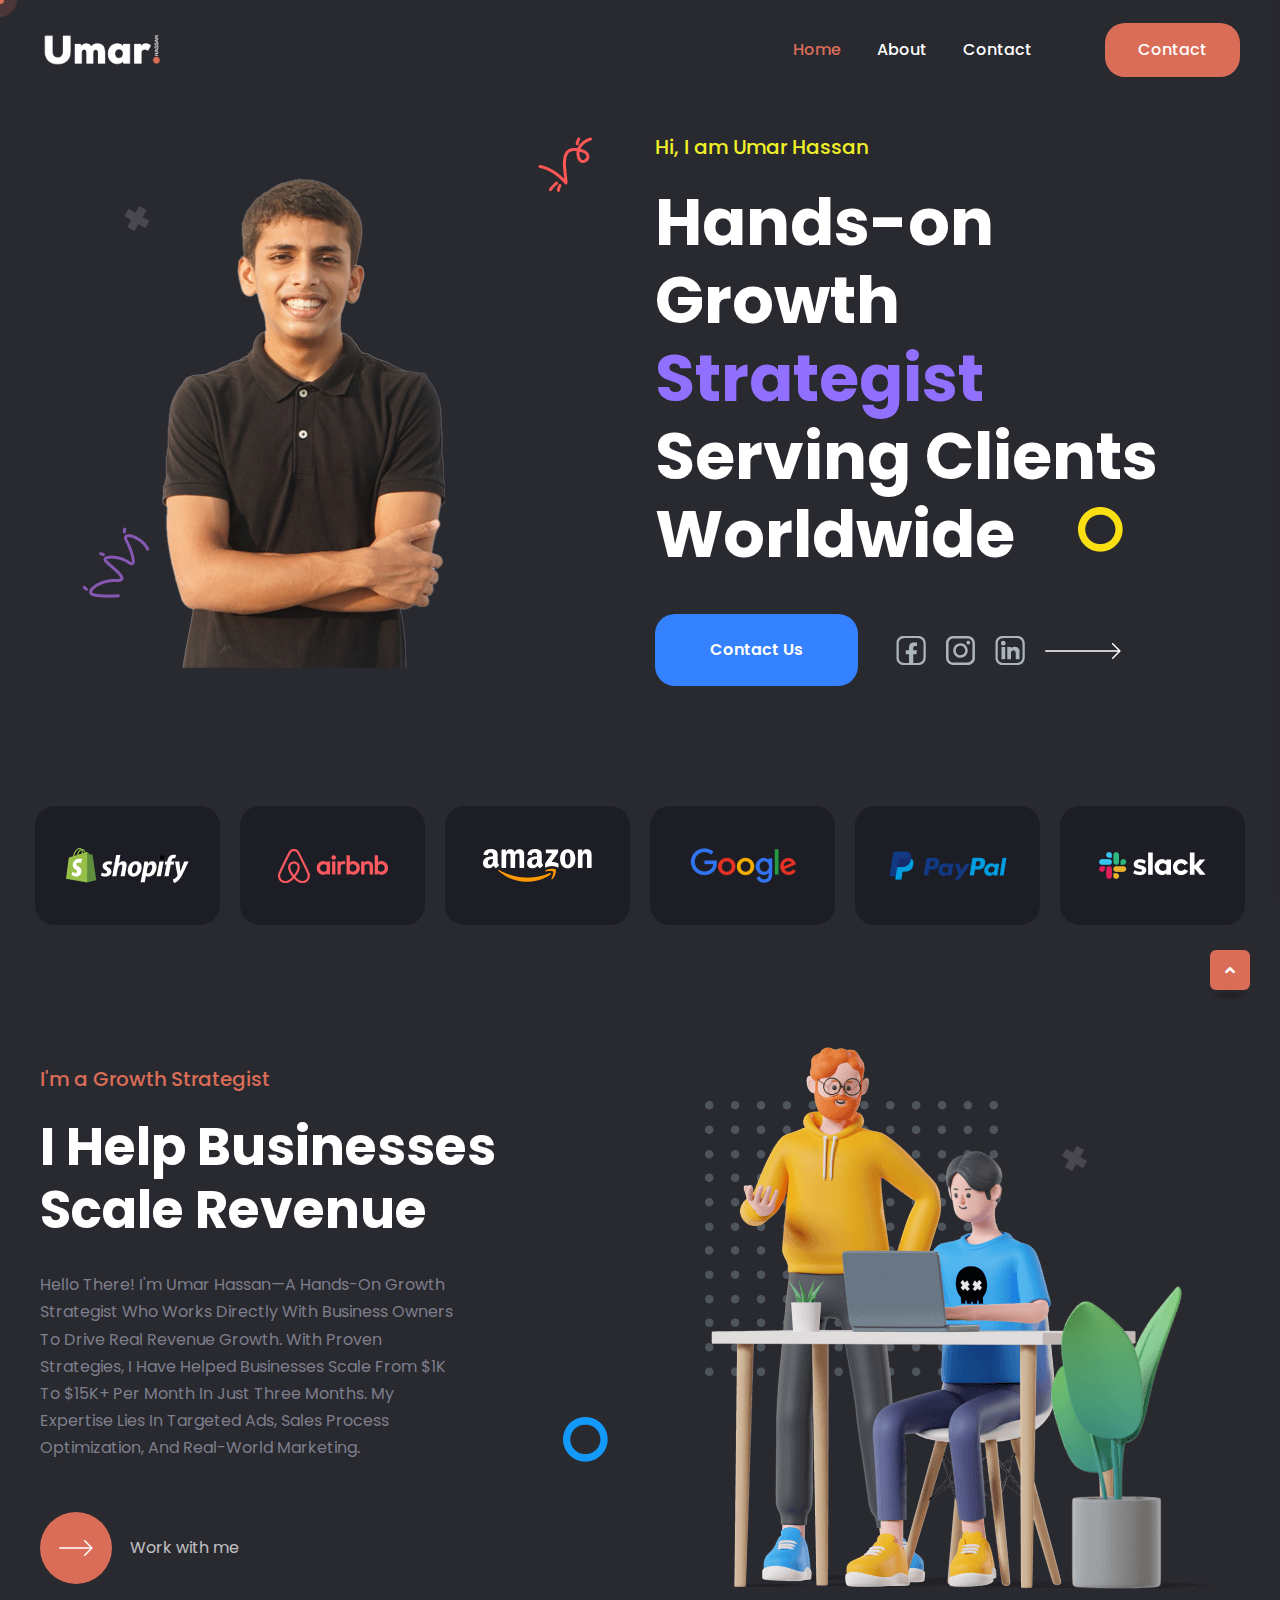
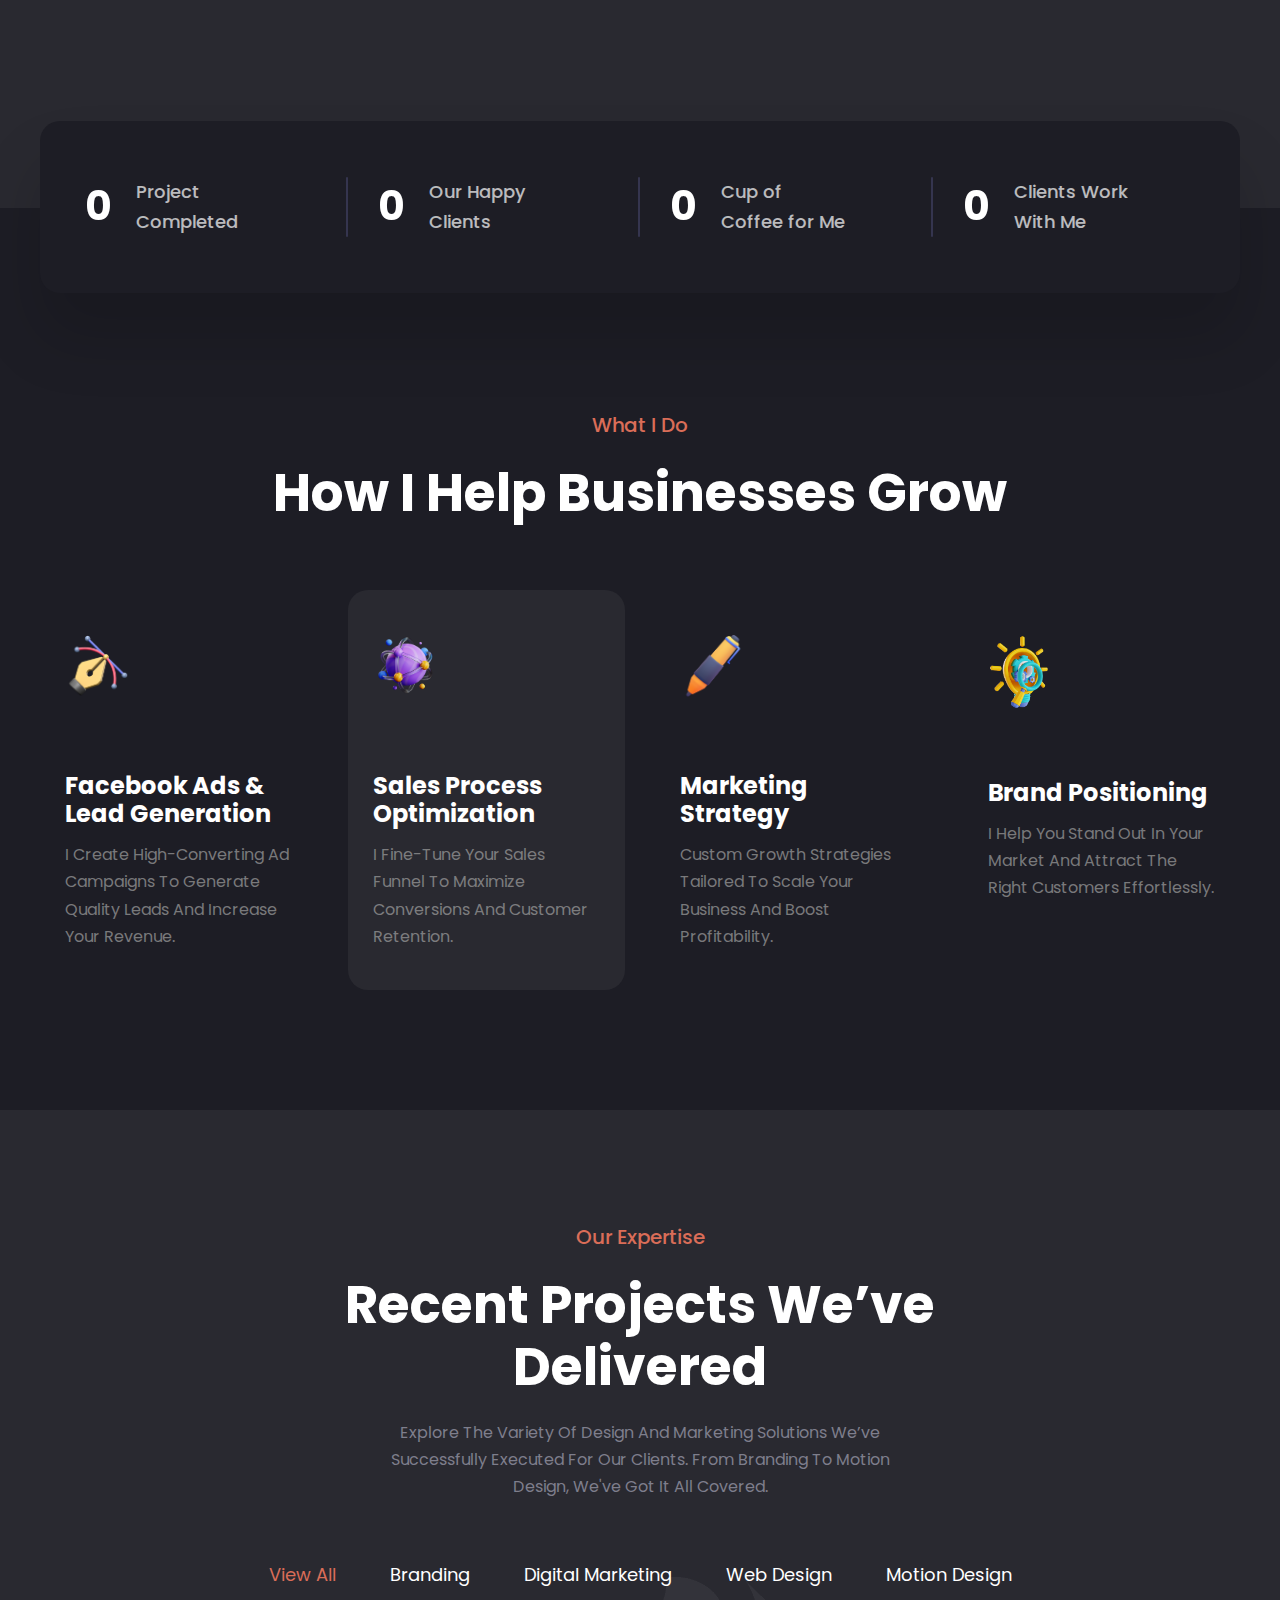
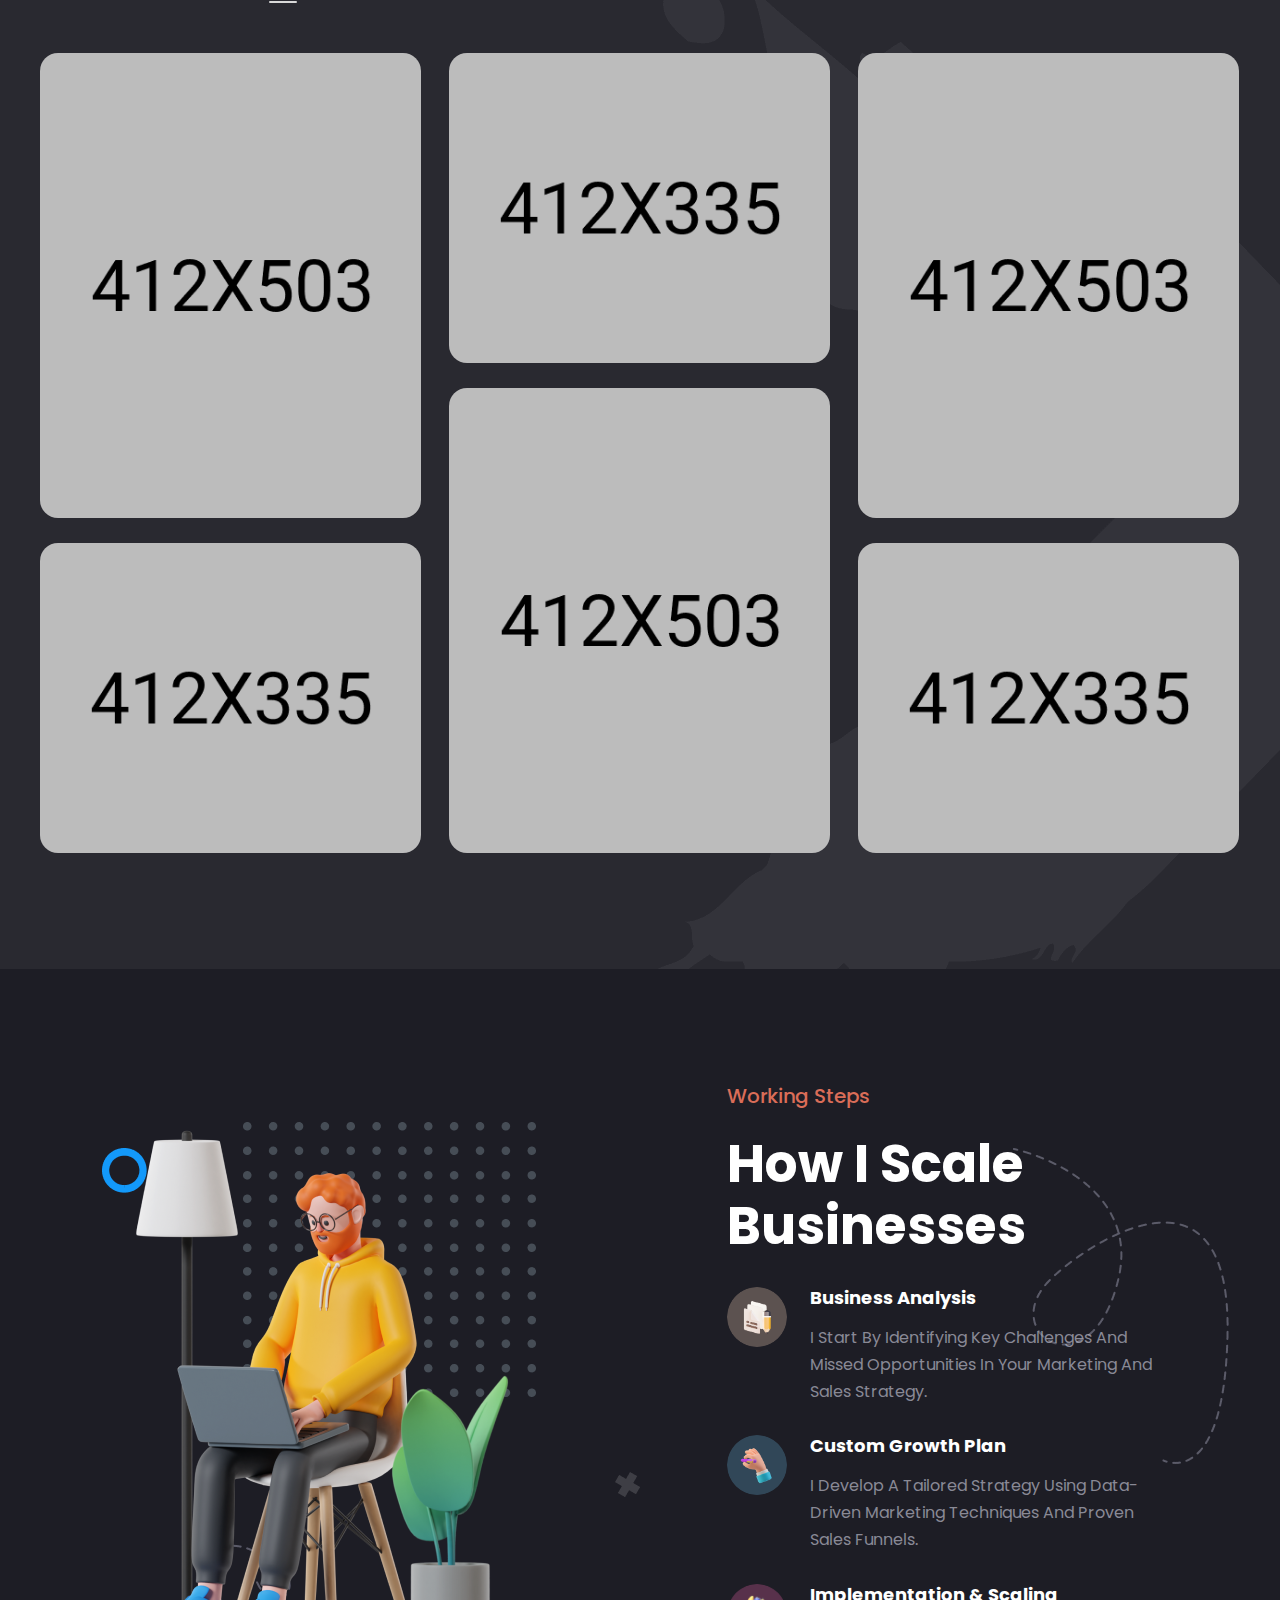
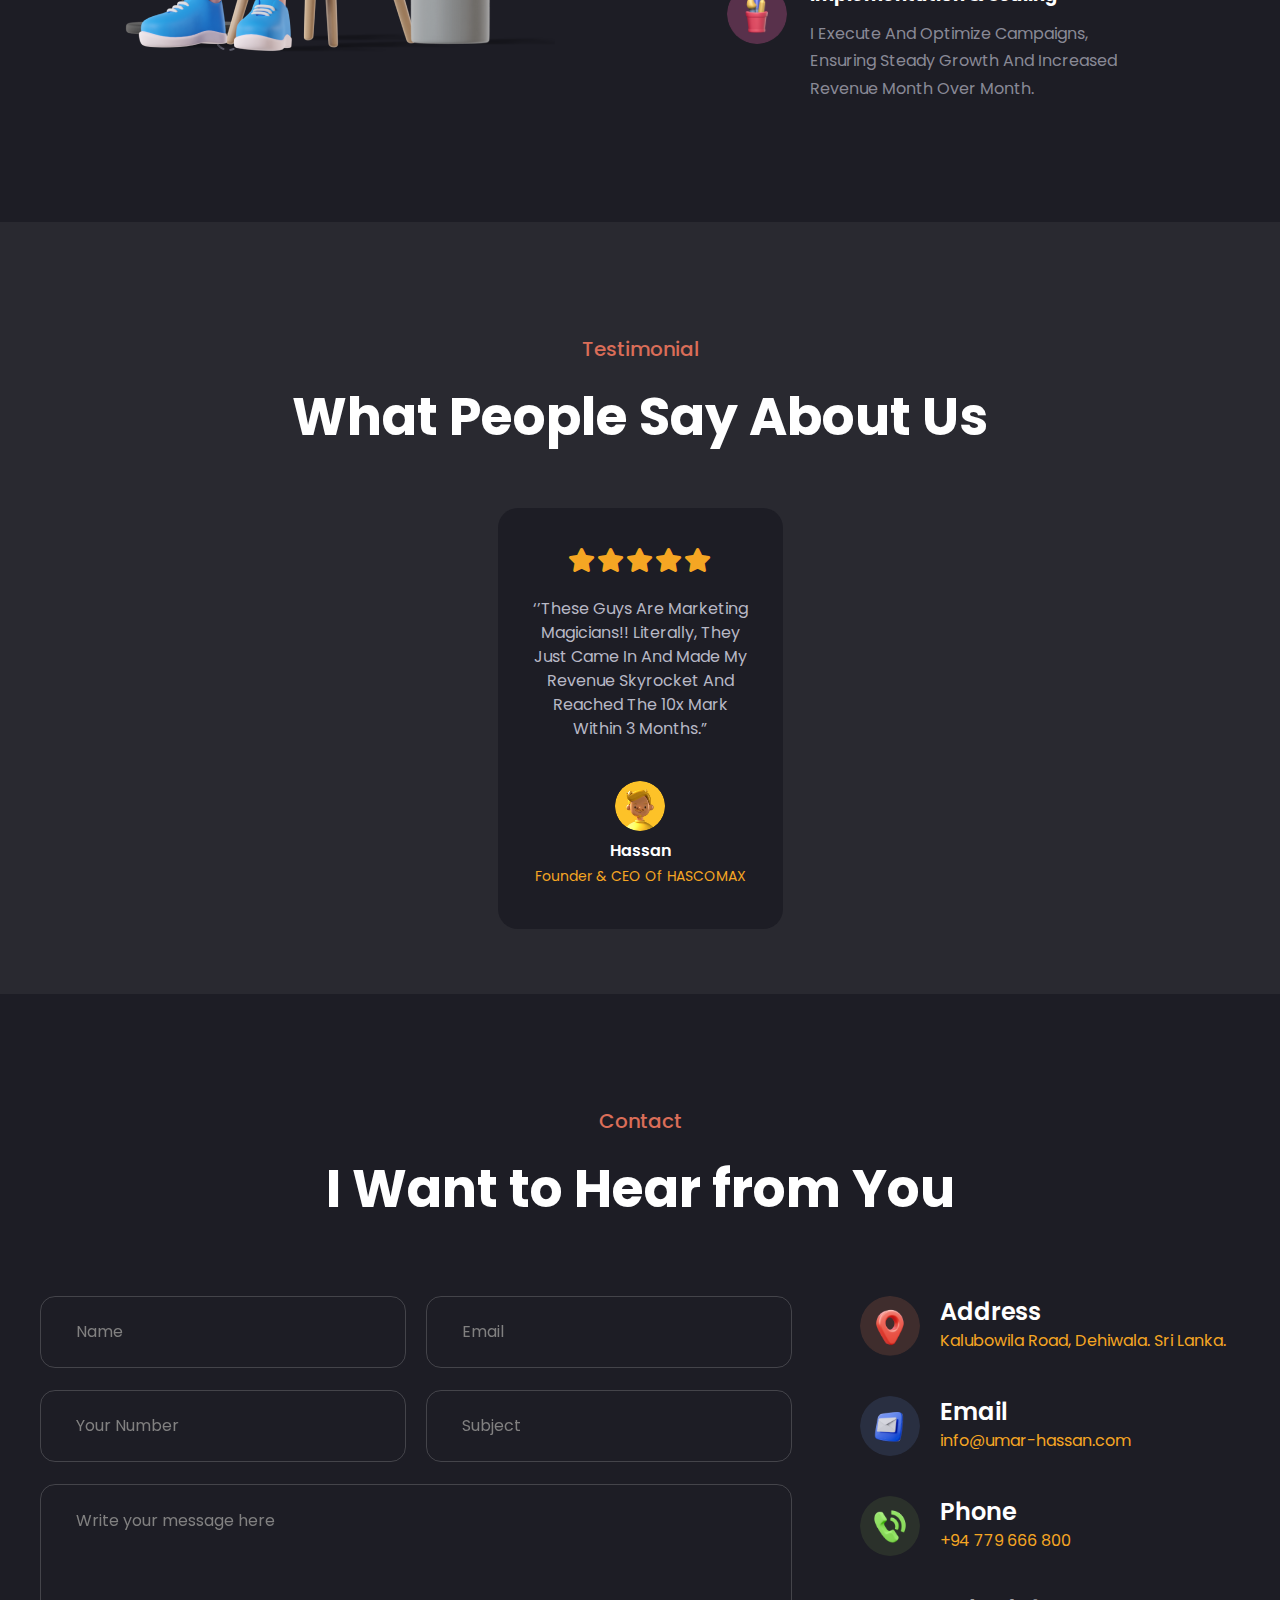
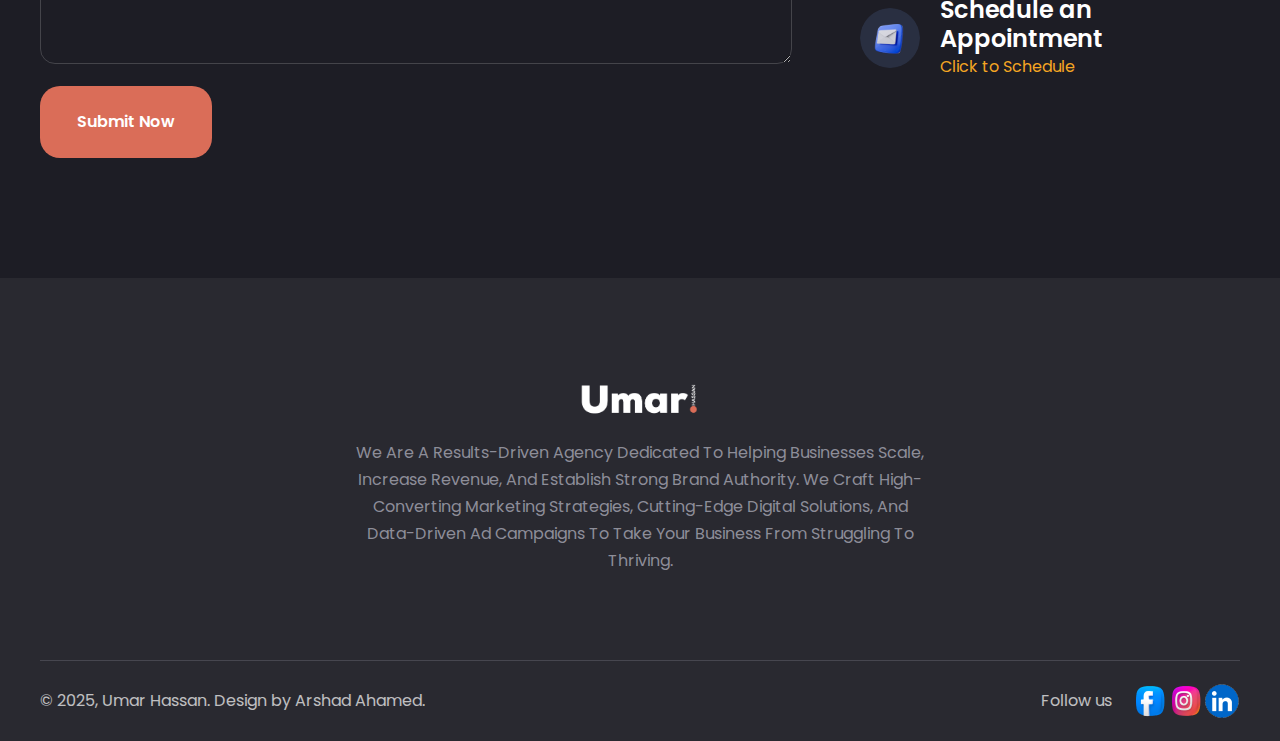
<file: index.html>
<!doctype html>
<html class="no-js" lang="en">
    <head>
        <meta charset="utf-8">
        <meta http-equiv="x-ua-compatible" content="ie=edge">
        <title>Umar Hassan - Digital Marketing Agency | SEO, PPC, Social Media</title>
        <meta name="description" content="Umar Hassan Marketing Agency offers expert digital marketing solutions, including SEO, PPC, social media marketing, content strategy, and brand growth.">
        <meta name="keywords" content="digital marketing, SEO services, PPC advertising, social media marketing, online branding, marketing agency, content marketing, Google Ads, Facebook Ads, email marketing, web design, Umar Hassan Marketing Agency">
        <meta name="author" content="Umar Hassan">
        <meta name="viewport" content="width=device-width, initial-scale=1">

		<link rel="shortcut icon" type="image/x-icon" href="assets/img/favicon.png">
        <!-- Place favicon.ico in the root directory -->

        <!-- CSS here -->
        <link rel="stylesheet" href="assets/css/bootstrap.min.css">
        <link rel="stylesheet" href="assets/css/animate.min.css">
        <link rel="stylesheet" href="assets/css/magnific-popup.css">
        <link rel="stylesheet" href="assets/css/fontawesome-all.min.css">
        <link rel="stylesheet" href="assets/css/swiper-bundle.min.css">
        <link rel="stylesheet" href="assets/css/odometer.css">
        <link rel="stylesheet" href="assets/css/slick.css">
        <link rel="stylesheet" href="assets/css/default.css">
        <link rel="stylesheet" href="assets/css/style.css">
        <link rel="stylesheet" href="assets/css/responsive.css">
    </head>
    <body class="black-background">

        <!--Preloader-->
        <div id="preloader">
            <div id="loader" class="loader">
                <div class="loader-container">
                    <div class="loader-icon"><img src="assets/img/preloader.png" alt="Xolio - Creative Agency HTML5 Template"></div>
                </div>
            </div>
        </div>
        <!--Preloader-end -->

        <!-- Custom-cursor -->
        <div class="mouseCursor cursor-outer"></div>
        <div class="mouseCursor cursor-inner"><span>Drag</span></div>
        <!-- Custom-cursor-end -->

		<!-- Scroll-top -->
        <button class="scroll-top scroll-to-target" data-target="html">
            <i class="fas fa-angle-up"></i>
        </button>
        <!-- Scroll-top-end-->

        <!-- header-area -->
        <header>
            <div id="sticky-header" class="menu-area menu-style-two transparent-header">
                <div class="container">
                    <div class="row">
                        <div class="col-12">
                            <div class="mobile-nav-toggler"><i class="fas fa-bars"></i></div>
                            <div class="menu-wrap">
                                <nav class="menu-nav">
                                    <div class="logo">
                                        <a href="index.html"><img src="assets/img/logo/w_logo.png" alt="Logo"></a>
                                    </div>
                                    <div class="navbar-wrap main-menu d-none d-lg-flex">
                                        <ul class="navigation">
                                            <li class="active"><a href="#">Home</a>    
                                            <li><a href="about-us.html">About</a></li>
                                            <li><a href="contact.html">Contact</a></li>
                                        </ul>
                                    </div>
                                    <div class="header-action">
                                        <ul class="list-wrap">
                                            <li class="header-btn"><a href="contact.html" class="btn">Contact <span></span></a></li>
                                        </ul>
                                    </div>
                                </nav>
                            </div>

                            <!-- Mobile Menu  -->
                            <div class="mobile-menu">
                                <nav class="menu-box">
                                    <div class="close-btn"><i class="fas fa-times"></i></div>
                                    <div class="nav-logo">
                                        <a href="index.html"><img src="assets/img/logo/logo.png" alt="Logo"></a>
                                    </div>
                                    <div class="menu-outer">
                                        <!--Here Menu Will Come Automatically Via Javascript / Same Menu as in Header-->
                                    </div>
                                    <div class="social-links">
                                        <ul class="clearfix list-wrap">
                                            <li><a href="https://web.facebook.com/profile.php?id=61560271967209"><i class="fab fa-facebook-f"></i></a></li>
                                            <li><a href="https://www.instagram.com/real.umarhassan/"><i class="fab fa-instagram"></i></a></li>
                                            <li><a href="https://www.linkedin.com/in/umar-hassan-rainmaker/"><i class="fab fa-linkedin-in"></i></a></li>
                                        </ul>
                                    </div>
                                </nav>
                            </div>
                            <div class="menu-backdrop"></div>
                            <!-- End Mobile Menu -->

                        </div>
                    </div>
                </div>
                <!-- header-contact -->
                <div class="header-contact-wrap black-background">
                    <div class="container">
                        <div class="row">
                            <div class="col-lg-8">
                                <div class="left-side-content">
                                    <h3 class="title">Contact</h3>
                                    <div class="row">
                                        <div class="col-xl-4 col-lg-5 col-md-6">
                                            <div class="contact-info-list">
                                                <ul class="list-wrap">
                                                    <li>
                                                        <div class="icon">
                                                            <svg viewBox="0 0 22 20" fill="none" xmlns="http://www.w3.org/2000/svg">
                                                                <path fill-rule="evenodd" clip-rule="evenodd"
                                                                    d="M1.5 6.5C1.5 4.89295 1.95538 3.86848 2.63534 3.2371C3.32535 2.59637 4.36497 2.25 5.75 2.25H15.75C17.135 2.25 18.1746 2.59637 18.8647 3.2371C19.5446 3.86848 20 4.89295 20 6.5V13.5C20 15.107 19.5446 16.1315 18.8647 16.7629C18.1746 17.4036 17.135 17.75 15.75 17.75H5.75C4.36497 17.75 3.32535 17.4036 2.63534 16.7629C1.95538 16.1315 1.5 15.107 1.5 13.5V6.5ZM5.75 0.75C4.13503 0.75 2.67465 1.15363 1.61466 2.1379C0.544615 3.13152 0 4.60705 0 6.5V13.5C0 15.393 0.544615 16.8685 1.61466 17.8621C2.67465 18.8464 4.13503 19.25 5.75 19.25H15.75C17.365 19.25 18.8254 18.8464 19.8853 17.8621C20.9554 16.8685 21.5 15.393 21.5 13.5V6.5C21.5 4.60705 20.9554 3.13152 19.8853 2.1379C18.8254 1.15363 17.365 0.75 15.75 0.75H5.75ZM16.2181 7.58602C16.5417 7.32751 16.5945 6.85558 16.336 6.53194C16.0775 6.20829 15.6056 6.15548 15.2819 6.41398L12.1529 8.91324L12.1525 8.91352C11.3961 9.51536 10.0946 9.51549 9.33799 8.91393L6.21898 6.41471C5.89574 6.1557 5.42373 6.20778 5.16471 6.53102C4.9057 6.85426 4.95778 7.32627 5.28102 7.58529L8.40101 10.0853L8.40286 10.0868C9.70626 11.1244 11.7837 11.1244 13.0871 10.0868L13.0881 10.086L16.2181 7.58602Z" />
                                                            </svg>
                                                        </div>
                                                        <div class="content">
                                                            <a href="mailto:info@umar-hassan.com">info@umar-hassan.com</a>
                                                        </div>
                                                    </li>
                                                    <li>
                                                        <div class="icon">
                                                            <svg viewBox="0 0 20 22" fill="none" xmlns="http://www.w3.org/2000/svg">
                                                                <path fill-rule="evenodd" clip-rule="evenodd"
                                                                    d="M2.48199 7.65591C3.37522 3.73032 6.71708 1.74769 10.1338 1.75C13.5508 1.75231 16.8905 3.73971 17.7791 7.66556L17.7791 7.6656C18.8362 12.3354 15.943 16.3756 13.2111 18.999L13.2097 19.0004C11.4913 20.659 8.77127 20.661 7.04076 18.9997C4.31866 16.3762 1.42493 12.3261 2.48199 7.65591ZM10.1348 0.250002C14.1154 0.252693 18.1706 2.60029 19.2421 7.33441C20.4848 12.8239 17.0589 17.3834 14.251 20.08C11.9497 22.3008 8.31046 22.2989 6.00106 20.0809L6.00012 20.08C3.20236 17.3836 -0.22362 12.8139 1.01908 7.32441L1.01926 7.32364C2.09618 2.58953 6.1542 0.247312 10.1348 0.250002ZM7.76166 9.30994C7.76166 8.00103 8.82274 6.93994 10.1317 6.93994C11.4406 6.93994 12.5017 8.00103 12.5017 9.30994C12.5017 10.6189 11.4406 11.6799 10.1317 11.6799C8.82274 11.6799 7.76166 10.6189 7.76166 9.30994ZM10.1317 5.43994C7.99432 5.43994 6.26166 7.1726 6.26166 9.30994C6.26166 11.4473 7.99432 13.1799 10.1317 13.1799C12.269 13.1799 14.0017 11.4473 14.0017 9.30994C14.0017 7.1726 12.269 5.43994 10.1317 5.43994Z" />
                                                            </svg>
                                                        </div>
                                                        <div class="content">
                                                            <span>Kalubowila Road, Dehiwala. Sri Lanka.</span>
                                                        </div>
                                                    </li>
                                                    <li>
                                                        <div class="icon">
                                                            <svg viewBox="0 0 22 22" fill="none" xmlns="http://www.w3.org/2000/svg">
                                                                <path fill-rule="evenodd" clip-rule="evenodd"
                                                                    d="M1.5 11C1.5 5.89421 5.64421 1.75 10.75 1.75C15.8558 1.75 20 5.89421 20 11C20 16.1058 15.8558 20.25 10.75 20.25C5.64421 20.25 1.5 16.1058 1.5 11ZM10.75 0.25C4.81579 0.25 0 5.06579 0 11C0 16.9342 4.81579 21.75 10.75 21.75C16.6842 21.75 21.5 16.9342 21.5 11C21.5 5.06579 16.6842 0.25 10.75 0.25ZM11.1289 6.50977C11.1289 6.09555 10.7931 5.75977 10.3789 5.75977C9.96469 5.75977 9.62891 6.09555 9.62891 6.50977V10.6098C9.62891 11.0862 9.79027 11.5637 10.0149 11.9576C10.2393 12.3511 10.5673 12.7322 10.9755 12.9744L10.9766 12.975L14.0746 14.8238C14.4303 15.0361 14.8907 14.9198 15.1029 14.5641C15.3152 14.2084 15.1989 13.748 14.8432 13.5357L11.7433 11.6857L11.7413 11.6845C11.6099 11.6067 11.4483 11.4431 11.3179 11.2145C11.1875 10.9859 11.1289 10.7633 11.1289 10.6098V6.50977Z" />
                                                            </svg>
                                                        </div>
                                                        <div class="content">
                                                            <span>7 Days a week <br> from 10-00 am to 6-00 pm</span>
                                                        </div>
                                                    </li>
                                                </ul>
                                                <div class="lats-chat">
                                                    <a href="contact.html">Lat’s Chat</a>
                                                </div>
                                            </div>
                                        </div>                
                                    </div>
                                </div>
                            </div>
                            <div class="col-lg-4">
                                <div class="customer-support-wrap">
                                    <h4 class="title">Customer Support</h4>
                                    <div class="customer-support-content">
                                        <div class="content-top">
                                            <img src="assets/img/images/support_img.png" alt="">
                                            <h4 class="title">Need Help Choosing a Plan?</h4>
                                        </div>
                                        <p>We offer solutions for businesses of all sizes. For questions about our plans and products,,
                                            contact our team of experts. <a href="contact.html">Get in touch</a></p>
                                    </div>
                                    <div class="content-bottom">
                                        <a href="contact.html">Support</a>
                                        <a href="contact.html">Documentation</a>
                                    </div>
                                </div>
                            </div>
                        </div>
                    </div>
                </div>
                <div class="body-contact-overlay black"></div>
                <!-- header-contact-end -->
            </div>
        </header>
        <!-- header-area-end -->



        <!-- main-area -->
        <main>

            <!-- banner-area -->
            <section class="banner-area-two">
                <div class="container">
                    <div class="row align-items-center">
                        <div class="col-xl-6 col-lg-5">
                            <div class="banner-img-two">
                                <img src="assets/img/banner/h2_banner_img.png" alt="">
                            </div>
                        </div>
                        <div class="col-xl-6 col-lg-7">
                            <div class="banner-content-two">
                                <span class="sub-title">Hi, I am Umar Hassan</span>
                                <h2 class="title">Hands-on Growth <span>Strategist</span> Serving Clients Worldwide</h2>
                                <div class="banner-content-bottom">
                                    <a href="contact.html" class="btn">Contact Us <span></span></a>
                                    <ul class="list-wrap">
                                        <li><a href="https://web.facebook.com/profile.php?id=61560271967209"><img src="assets/img/icon/banner_icon02.png" alt=""></a></li>
                                        <li><a href="https://www.instagram.com/real.umarhassan/"><img src="assets/img/icon/banner_icon01.svg" alt=""></a></li>
                                        <li><a href="https://www.linkedin.com/in/umar-hassan-rainmaker/"><img src="assets/img/icon/banner_icon03.png" alt=""></a></li>
                                        <li><a href="https://www.umar-hassan.com/"><img src="assets/img/icon/banner_icon04.svg" alt=""></a></li>
                                    </ul>
                                </div>
                            </div>
                        </div>
                    </div>
                </div>
                <div class="banner-shape-wrap-two">
                    <img src="assets/img/banner/h2_banner_shape01.png" alt="" class="rotateme">
                    <img src="assets/img/banner/h2_banner_shape02.png" alt="" class="ribbonRotate">
                    <img src="assets/img/banner/h2_banner_shape03.png" alt="" class="ribbonRotate">
                    <img src="assets/img/banner/h2_banner_shape04.png" alt="">
                </div>
            </section>
            <!-- banner-area-end -->

            <!-- brand-area -->
            <div class="brand-area">
                <div class="container">
                    <div class="row brand-active">
                        <div class="col-12">
                            <div class="brand-item">
                                <img src="assets/img/brand/brand_img01.png" alt="">
                            </div>
                        </div>
                        <div class="col-12">
                            <div class="brand-item">
                                <img src="assets/img/brand/brand_img02.png" alt="">
                            </div>
                        </div>
                        <div class="col-12">
                            <div class="brand-item">
                                <img src="assets/img/brand/brand_img03.png" alt="">
                            </div>
                        </div>
                        <div class="col-12">
                            <div class="brand-item">
                                <img src="assets/img/brand/brand_img04.png" alt="">
                            </div>
                        </div>
                        <div class="col-12">
                            <div class="brand-item">
                                <img src="assets/img/brand/brand_img05.png" alt="">
                            </div>
                        </div>
                        <div class="col-12">
                            <div class="brand-item">
                                <img src="assets/img/brand/brand_img06.png" alt="">
                            </div>
                        </div>
                    </div>
                </div>
            </div>
            <!-- brand-area-end -->

            <!-- about-area -->
            <section class="about-area-two">
                <div class="container">
                    <div class="row align-items-center">
                        <div class="col-lg-6 order-0 order-lg-2">
                            <div class="about-img-two text-center">
                                <img src="assets/img/images/h2_about_img.png" alt="">
                            </div>
                        </div>
                        <div class="col-lg-6">
                            <div class="about-content-two">
                                <div class="section-title white-title title-style-two mb-30">
                                    <span class="sub-title">I'm a Growth Strategist</span>
                                    <h2 class="title">I Help Businesses <br> Scale Revenue</h2>
                                </div>
                                <p>Hello there! I'm Umar Hassan—a hands-on growth strategist who works directly with business owners to drive real revenue growth. 
                                With proven strategies, I have helped businesses scale from $1K to $15K+ per month in just three months. My expertise lies in 
                                targeted ads, sales process optimization, and real-world marketing.</p>
                                <a href="contact.html">
                                    <span class="arrow"><img src="assets/img/icon/right_arrow.svg" alt=""></span>
                                    <span class="text">Work with me</span>
                                </a>
                            </div>
                        </div>
                    </div>
                </div>
                <div class="about-shape-wrap">
                    <img src="assets/img/images/h2_about_shape01.png" alt="" class="shape-one" data-parallax='{"y" : 100 }'>
                    <img src="assets/img/images/h2_about_shape02.png" alt="" class="shape-two">
                    <img src="assets/img/images/h2_about_shape03.png" alt="" class="shape-three">
                </div>
            </section>
            <!-- about-area-end -->


            <!-- counter-area -->
            <div class="counter-area">
                <div class="container">
                    <div class="counter-item-wrap">
                        <div class="row">
                            <div class="col-lg-3 col-sm-6">
                                <div class="counter-item">
                                    <span class="count odometer" data-count="0"></span>
                                    <p>Project <span>Completed</span></p>
                                </div>
                            </div>
                            <div class="col-lg-3 col-sm-6">
                                <div class="counter-item">
                                    <span class="count odometer" data-count="0"></span>
                                    <p>Our Happy <span>Clients</span></p>
                                </div>
                            </div>
                            <div class="col-lg-3 col-sm-6">
                                <div class="counter-item">
                                    <span class="count odometer" data-count="0"></span>
                                    <p>Cup of <span>Coffee for Me</span></p>
                                </div>
                            </div>
                            <div class="col-lg-3 col-sm-6">
                                <div class="counter-item">
                                    <span class="count odometer" data-count="0"></span>
                                    <p>Clients Work <span>With Me</span></p>
                                </div>
                            </div>
                        </div>
                    </div>
                </div>
            </div>
            <!-- counter-area-end -->

            <!-- services-area --> 
            <section class="services-area-two">
                <div class="container">
                    <div class="row justify-content-center">
                        <div class="col-lg-8">
                            <div class="section-title title-style-two white-title mb-65 text-center">
                                <span class="sub-title">What I Do</span>
                                <h2 class="title">How I Help Businesses Grow</h2>
                            </div>
                        </div>
                    </div>
                    <div class="row justify-content-center">
                        <div class="col-xl-3 col-lg-4 col-md-6 col-sm-8">
                            <div class="services-item-two">
                                <div class="services-icon-two">
                                    <img src="assets/img/icon/services_icon01.png" alt="">
                                </div>
                                <div class="services-content-two">
                                    <h2 class="title"><a href="services-details.html">Facebook Ads & Lead Generation</a></h2>
                                    <p>I create high-converting ad campaigns to generate quality leads and increase your revenue.</p>
                                </div>
                            </div>
                        </div>
                        <div class="col-xl-3 col-lg-4 col-md-6 col-sm-8">
                            <div class="services-item-two active">
                                <div class="services-icon-two">
                                    <img src="assets/img/icon/services_icon02.png" alt="">
                                </div>
                                <div class="services-content-two">
                                    <h2 class="title"><a href="services-details.html">Sales Process Optimization</a></h2>
                                    <p>I fine-tune your sales funnel to maximize conversions and customer retention.</p>
                                </div>
                            </div>
                        </div>
                        <div class="col-xl-3 col-lg-4 col-md-6 col-sm-8">
                            <div class="services-item-two">
                                <div class="services-icon-two">
                                    <img src="assets/img/icon/services_icon03.png" alt="">
                                </div>
                                <div class="services-content-two">
                                    <h2 class="title"><a href="services-details.html">Marketing Strategy</a></h2>
                                    <p>Custom growth strategies tailored to scale your business and boost profitability.</p>
                                </div>
                            </div>
                        </div>
                        <div class="col-xl-3 col-lg-4 col-md-6 col-sm-8">
                            <div class="services-item-two">
                                <div class="services-icon-two">
                                    <img src="assets/img/icon/services_icon04.png" alt="">
                                </div>
                                <div class="services-content-two">
                                    <h2 class="title"><a href="services-details.html">Brand Positioning</a></h2>
                                    <p>I help you stand out in your market and attract the right customers effortlessly.</p>
                                </div>
                            </div>
                        </div>
                    </div>
                </div>
            </section>
            <!-- services-area-end -->

            <!-- project-area -->
            <section class="project-area-two pt-110 pb-90">
                <div class="container">
                    <div class="row justify-content-center">
                        <div class="col-xl-7 col-lg-9">
                            <div class="section-title title-style-two white-title mb-60 text-center">
                                <span class="sub-title">Our Expertise</span>
                                <h2 class="title">Recent Projects We’ve Delivered</h2>
                                <p>Explore the variety of design and marketing solutions we’ve successfully executed for our clients. From branding to motion design, we've got it all covered.</p>
                            </div>
                        </div>
                    </div>
                    <div class="project-item-wrap">
                        <div class="row">
                            <div class="col-lg-12">
                                <div class="project-menu-nav">
                                    <button class="active" data-filter="*">View All</button>
                                    <button class="" data-filter=".cat-one">Branding</button>
                                    <button class="" data-filter=".cat-two">Digital Marketing</button>
                                    <button class="" data-filter=".cat-three">Web Design</button>
                                    <button class="" data-filter=".cat-four">Motion Design</button>
                                </div>
                            </div>
                        </div>
                        <div class="row project-active-two">
                            <!-- Project 1 -->
                            <div class="col-lg-4 col-md-6 grid-item grid-sizer cat-three cat-one">
                                <div class="project-item-two">
                                    <div class="project-thumb-two">
                                        <a href="index.html"><img src="assets/img/project/h2_project_img01.jpg" alt="Branding Project"></a>
                                    </div>
                                    <div class="project-content-two">
                                        <h2 class="title"><a href="index.html">Brand Identity for ABC Corp</a></h2>
                                        <span>Branding & Identity Design</span>
                                    </div>
                                </div>
                            </div>
                            <!-- Project 2 -->
                            <div class="col-lg-4 col-md-6 grid-item grid-sizer cat-four cat-five">
                                <div class="project-item-two">
                                    <div class="project-thumb-two">
                                        <a href="index.html"><img src="assets/img/project/h2_project_img02.jpg" alt="Motion Design Project"></a>
                                    </div>
                                    <div class="project-content-two">
                                        <h2 class="title"><a href="index.html">Explainer Video for TechStartup</a></h2>
                                        <span>Motion Graphics & Animation</span>
                                    </div>
                                </div>
                            </div>
                            <!-- Project 3 -->
                            <div class="col-lg-4 col-md-6 grid-item grid-sizer cat-two cat-three">
                                <div class="project-item-two">
                                    <div class="project-thumb-two">
                                        <a href="index.html"><img src="assets/img/project/h2_project_img03.jpg" alt="Web Design Project"></a>
                                    </div>
                                    <div class="project-content-two">
                                        <h2 class="title"><a href="index.html">Website Redesign for XYZ Ltd</a></h2>
                                        <span>Web Design & Development</span>
                                    </div>
                                </div>
                            </div>
                            <!-- Project 4 -->
                            <div class="col-lg-4 col-md-6 grid-item grid-sizer cat-one cat-two">
                                <div class="project-item-two">
                                    <div class="project-thumb-two">
                                        <a href="index.html"><img src="assets/img/project/h2_project_img05.jpg" alt="SEO Project"></a>
                                    </div>
                                    <div class="project-content-two">
                                        <h2 class="title"><a href="index.html">SEO for E-commerce Platform</a></h2>
                                        <span>SEO Optimization</span>
                                    </div>
                                </div>
                            </div>
                            <!-- Project 5 -->
                            <div class="col-lg-4 col-md-6 grid-item grid-sizer cat-three cat-five">
                                <div class="project-item-two">
                                    <div class="project-thumb-two">
                                        <a href="index.html"><img src="assets/img/project/h2_project_img04.jpg" alt="Marketing Campaign"></a>
                                    </div>
                                    <div class="project-content-two">
                                        <h2 class="title"><a href="index.html">Social Media Campaign for FashionBrand</a></h2>
                                        <span>Digital Marketing</span>
                                    </div>
                                </div>
                            </div>
                            <!-- Project 6 -->
                            <div class="col-lg-4 col-md-6 grid-item grid-sizer cat-two cat-four">
                                <div class="project-item-two">
                                    <div class="project-thumb-two">
                                        <a href="index.html"><img src="assets/img/project/h2_project_img06.jpg" alt="Digital Marketing"></a>
                                    </div>
                                    <div class="project-content-two">
                                        <h2 class="title"><a href="index.html">PPC Advertising for E-Shop</a></h2>
                                        <span>Paid Search Marketing</span>
                                    </div>
                                </div>
                            </div>
                        </div>
                    </div>
                </div>
                <div class="project-shape">
                    <img src="assets/img/project/h2_project_shape.png" alt="Project Shape">
                </div>
            </section>
            <!-- project-area-end -->




            <!-- work-area -->
            <section class="work-area pt-110 pb-120">
                <div class="container">
                    <div class="row align-items-center">
                        <div class="col-lg-6">
                            <div class="work-img text-center">
                                <img src="assets/img/images/work_img.png" alt="">
                            </div>
                        </div>
                        <div class="col-lg-6">
                            <div class="work-content">
                                <div class="section-title title-style-two white-title mb-30">
                                    <span class="sub-title">Working Steps</span>
                                    <h2 class="title">How I Scale Businesses</h2>
                                </div>
                                <div class="work-list">
                                    <ul class="list-wrap">
                                        <li>
                                            <div class="icon">
                                                <img src="assets/img/icon/about_icon01.png" alt="">
                                            </div>
                                            <div class="content">
                                                <h4 class="title">Business Analysis</h4>
                                                <p>I start by identifying key challenges and missed opportunities in your marketing and sales strategy.</p>
                                            </div>
                                        </li>
                                        <li>
                                            <div class="icon">
                                                <img src="assets/img/icon/about_icon02.png" alt="">
                                            </div>
                                            <div class="content">
                                                <h4 class="title">Custom Growth Plan</h4>
                                                <p>I develop a tailored strategy using data-driven marketing techniques and proven sales funnels.</p>
                                            </div>
                                        </li>
                                        <li>
                                            <div class="icon">
                                                <img src="assets/img/icon/about_icon03.png" alt="">
                                            </div>
                                            <div class="content">
                                                <h4 class="title">Implementation & Scaling</h4>
                                                <p>I execute and optimize campaigns, ensuring steady growth and increased revenue month over month.</p>
                                            </div>
                                        </li>
                                    </ul>
                                </div>
                            </div>
                        </div>
                    </div>
                </div>
                <div class="work-shape-wrap">
                    <img src="assets/img/images/work_shape01.png" alt="">
                    <img src="assets/img/images/work_shape02.png" alt="" data-parallax='{"y" : 80 }'>
                    <img src="assets/img/images/work_shape03.png" alt="">
                    <img src="assets/img/images/work_shape04.png" alt="">
                    <img src="assets/img/images/work_shape05.png" alt="">
                </div>
            </section>
            <!-- work-area-end -->


            <!-- testimonial-area -->
            <section class="testimonial-area-two pt-110">
                <div class="container">
                    <div class="row justify-content-center">
                        <div class="col-lg-9">
                            <div class="section-title title-style-two white-title text-center mb-60">
                                <span class="sub-title">Testimonial</span>
                                <h2 class="title">What People Say About Us</h2>
                            </div>
                        </div>
                    </div>
                    <div class="row testimonial-active-two">
                        <div class="col-lg-3">
                            <div class="testimonial-item-two">
                                <div class="testimonial-content-two">
                                    <div class="rating">
                                        <i class="fas fa-star"></i>
                                        <i class="fas fa-star"></i>
                                        <i class="fas fa-star"></i>
                                        <i class="fas fa-star"></i>
                                        <i class="fas fa-star"></i>
                                    </div>
                                    <p>‘’These guys are marketing Magicians!! Literally, they just came in and made my revenue skyrocket and reached the 10x mark within 3 Months.”</p>
                                </div>
                                <div class="testimonial-info-two">
                                    <div class="thumb">
                                        <img src="assets/img/images/testimonial_avatar01.png" alt="">
                                    </div>
                                    <div class="content">
                                        <h5 class="title">Hassan</h5>
                                        <span>Founder & CEO of HASCOMAX</span>
                                    </div>
                                </div>
                            </div>
                        </div>               
                    </div>
                </div>
            </section>
            <!-- testimonial-area-end -->
            <!-- contact-area -->
            <section class="contact-area">
                <div class="container">
                    <div class="row justify-content-center">
                        <div class="col-lg-8">
                            <div class="section-title title-style-two white-title text-center mb-75">
                                <span class="sub-title">Contact</span>
                                <h2 class="title">I Want to Hear from You</h2>
                            </div>
                        </div>
                    </div>
                    <div class="row">
                        <div class="col-lg-4 order-0 order-lg-2">
                            <div class="contact-info-wrap">
                                <ul class="list-wrap">
                                    <li>
                                        <div class="icon">
                                            <img src="assets/img/icon/loction_icon02.png" alt="">
                                        </div>
                                        <div class="content">
                                            <h4 class="title">Address</h4>
                                            <span>Kalubowila Road, Dehiwala. Sri Lanka.</span>
                                        </div>
                                    </li>
                                    <li>
                                        <div class="icon">
                                            <img src="assets/img/icon/mail_icon02.png" alt="">
                                        </div>
                                        <div class="content">
                                            <h4 class="title">Email</h4>
                                            <a href="mailto:your@email.com">info@umar-hassan.com</a>
                                        </div>
                                    </li>
                                    <li>
                                        <div class="icon">
                                            <img src="assets/img/icon/phone_icon02.png" alt="">
                                        </div>
                                        <div class="content">
                                            <h4 class="title">Phone</h4>
                                            <a href="https://wa.me/94779666800" target="_blank">+94 779 666 800</a>
                                        </div>
                                    </li>
                                    <li>
                                        <div class="icon">
                                            <img src="assets/img/icon/mail_icon02.png" alt="">
                                        </div>
                                        <div class="content">
                                            <h4 class="title">Schedule an Appointment</h4>
                                            <a href="https://calendar.google.com/calendar/r/eventedit?text=Appointment+with+Umar+Hassan&dates=20250402T120000Z/20250402T130000Z&details=Discuss+business+growth+and+marketing+strategies&location=Dehiwala,+Sri+Lanka&sf=true" target="_blank">
                                                <span>Click to Schedule</span>
                                            </a>
                                        </div>
                                    </li>
                                </ul>
                            </div>
                        </div>
                        <div class="col-lg-8">
                            <div class="contact-form-wrap">
                                <form id="contactForm">
                                    <div class="row">
                                        <div class="col-md-6">
                                            <div class="form-grp">
                                                <input type="text" id="name" placeholder="Name" required>
                                            </div>
                                        </div>
                                        <div class="col-md-6">
                                            <div class="form-grp">
                                                <input type="email" id="email" placeholder="Email" required>
                                            </div>
                                        </div>
                                        <div class="col-md-6">
                                            <div class="form-grp">
                                                <input type="text" id="phone" placeholder="Your Number" required>
                                            </div>
                                        </div>
                                        <div class="col-md-6">
                                            <div class="form-grp">
                                                <input type="text" id="subject" placeholder="Subject" required>
                                            </div>
                                        </div>
                                    </div>
                                    <div class="form-grp">
                                        <textarea id="message" placeholder="Write your message here" required></textarea>
                                    </div>
                                    <button type="submit" class="btn">Submit Now <span></span></button>
                                </form>
                            </div>
                        </div>
                    </div>
                </div>
            </section>
            <!-- contact-area-end -->


        </main>
        <!-- main-area-end -->

        <!-- footer-area -->
        <footer>
            <div class="footer-area-two">
                <div class="container">
                    <div class="footer-top-two">
                        <div class="row justify-content-center">
                            <div class="col-xl-6 col-lg-8">
                                <div class="footer-content-two text-center">
                                    <div class="logo">
                                        <a href="index.html"><img src="assets/img/logo/w_logo.png" alt=""></a>
                                    </div>
                                    <p>We are a results-driven agency dedicated to helping businesses scale, increase revenue, and establish strong brand authority. We craft high-converting marketing strategies, cutting-edge digital solutions, and data-driven ad campaigns to take your business from struggling to thriving.</p>
                                </div>
                            </div>
                        </div>
                    </div>
                    <div class="footer-bottom-two">
                        <div class="row align-items-center">
                            <div class="col-md-6">
                                <div class="copyright-text">
                                    <p>© 2025, Umar Hassan. Design by <a href="https://arshadahamed.com/" target="_blank" class="text-reset">Arshad Ahamed</a>.</p>
                                </div>
                            </div>
                            <div class="col-md-6">
                                <div class="footer-social-two">
                                    <ul class="list-wrap">
                                        <li class="title">Follow us</li>
                                        <li><a href="https://web.facebook.com/profile.php?id=61560271967209"><img src="assets/img/icon/footer_icon01.png" alt=""></a></li>
                                        <li><a href="https://www.instagram.com/real.umarhassan/"><img src="assets/img/icon/footer_icon02.png" alt=""></a></li>
                                        <li><a href="https://www.linkedin.com/in/umar-hassan-rainmaker/"><img src="assets/img/icon/footer_icon03.png" alt=""></a></li>
                                    </ul>
                                </div>
                            </div>
                        </div>
                    </div>
                </div>
            </div>
        </footer>
        <!-- footer-area-end -->



        <!-- JS here -->
        <script src="assets/js/vendor/jquery-3.6.0.min.js"></script>
        <script src="assets/js/bootstrap.min.js"></script>
        <script src="assets/js/isotope.pkgd.min.js"></script>
        <script src="assets/js/imagesloaded.pkgd.min.js"></script>
        <script src="assets/js/jquery.magnific-popup.min.js"></script>
        <script src="assets/js/jquery.odometer.min.js"></script>
        <script src="assets/js/swiper-bundle.min.js"></script>
        <script src="assets/js/jquery.appear.js"></script>
        <script src="assets/js/slick.min.js"></script>
        <script src="assets/js/ajax-form.js"></script>
        <script src="assets/js/parallax.min.js"></script>
        <script src="assets/js/jquery.parallaxScroll.min.js"></script>
        <script src="assets/js/tween-max.js"></script>
        <script src="assets/js/wow.min.js"></script>
        <script src="assets/js/main.js"></script>
    </body>
</html>
</file>
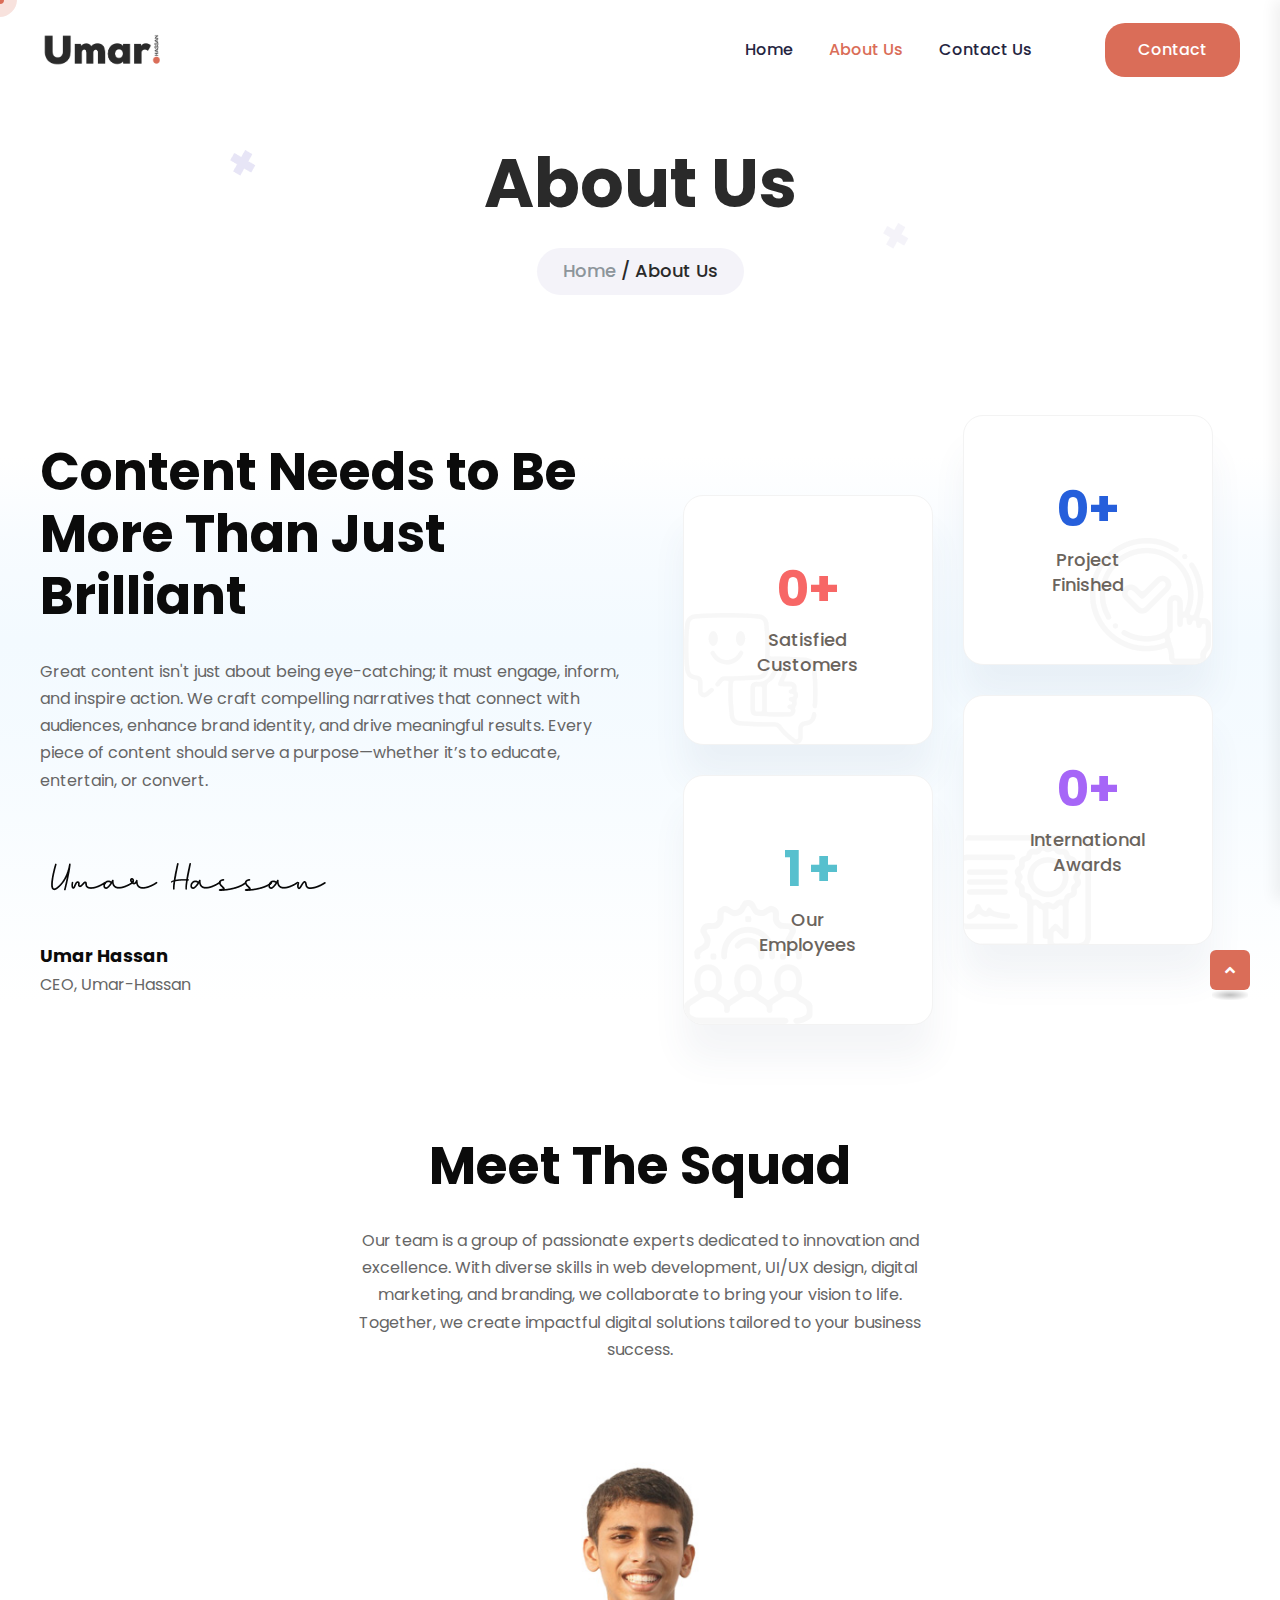
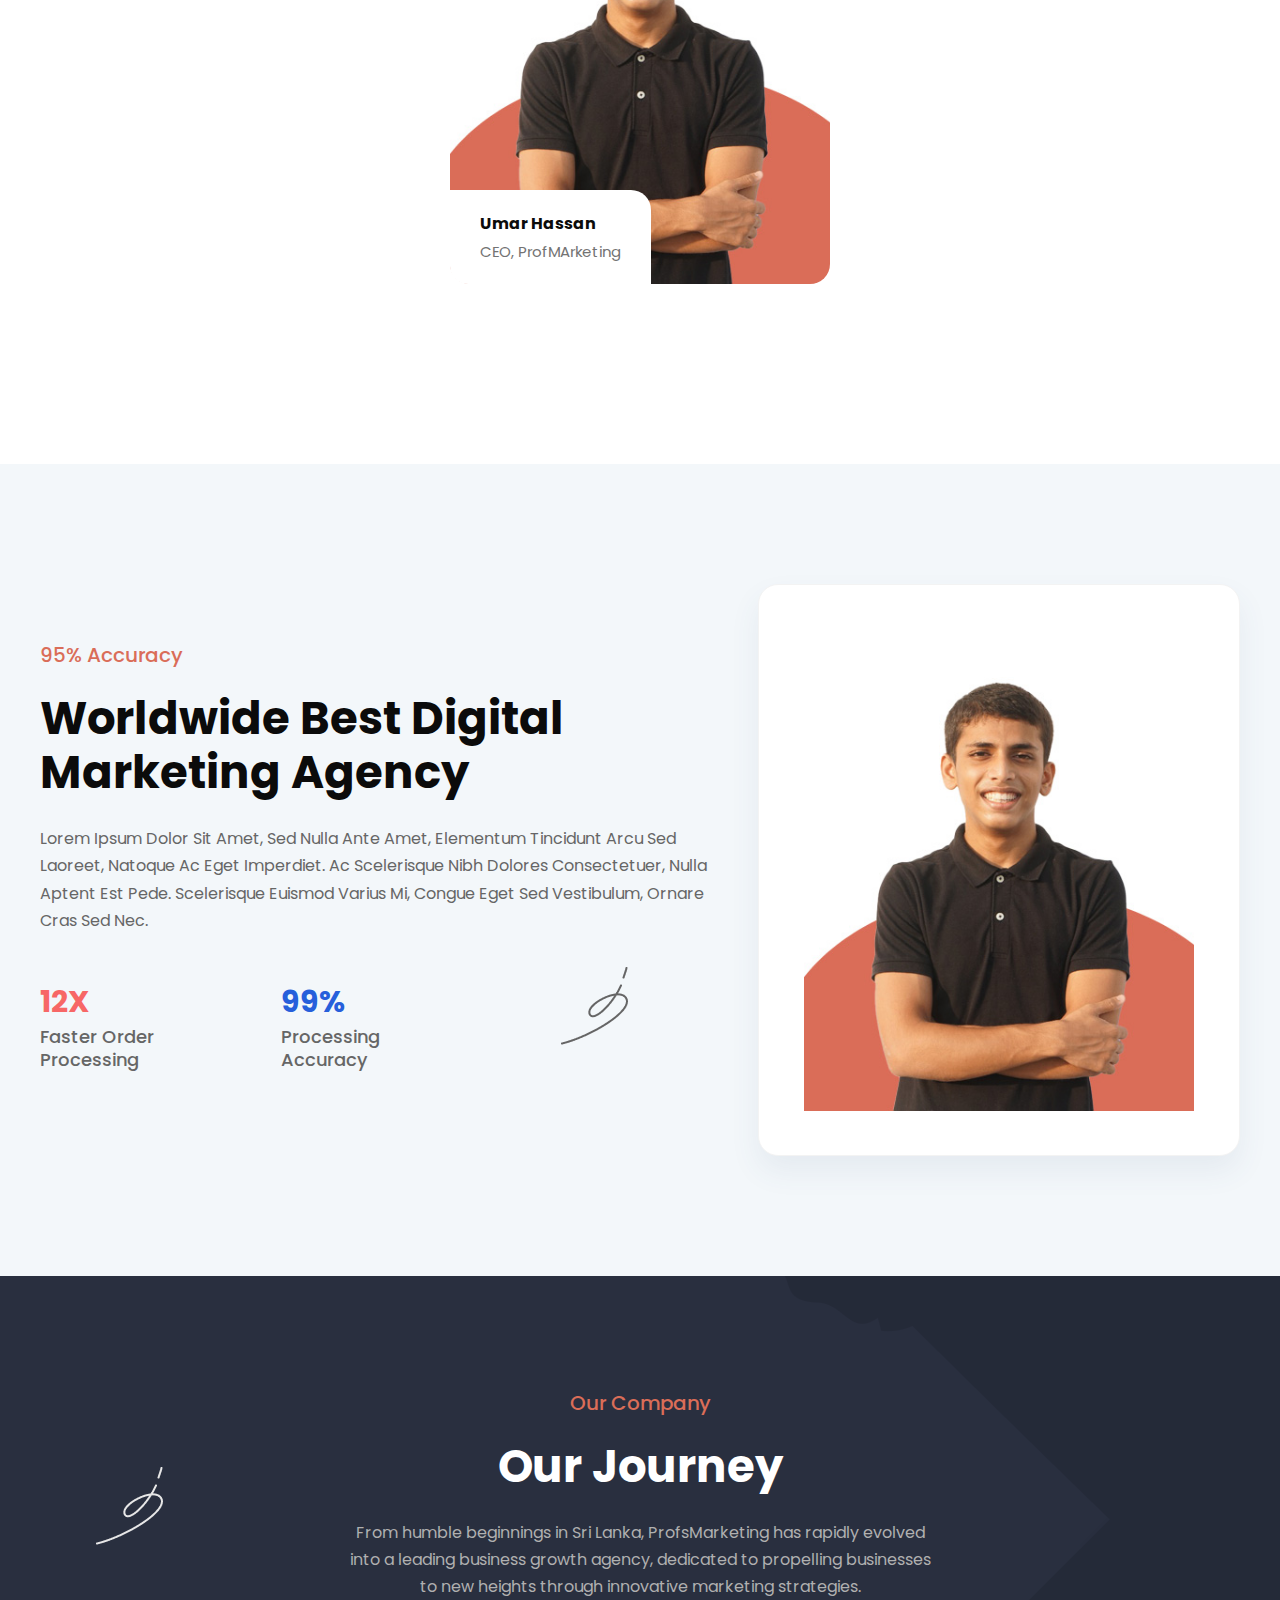
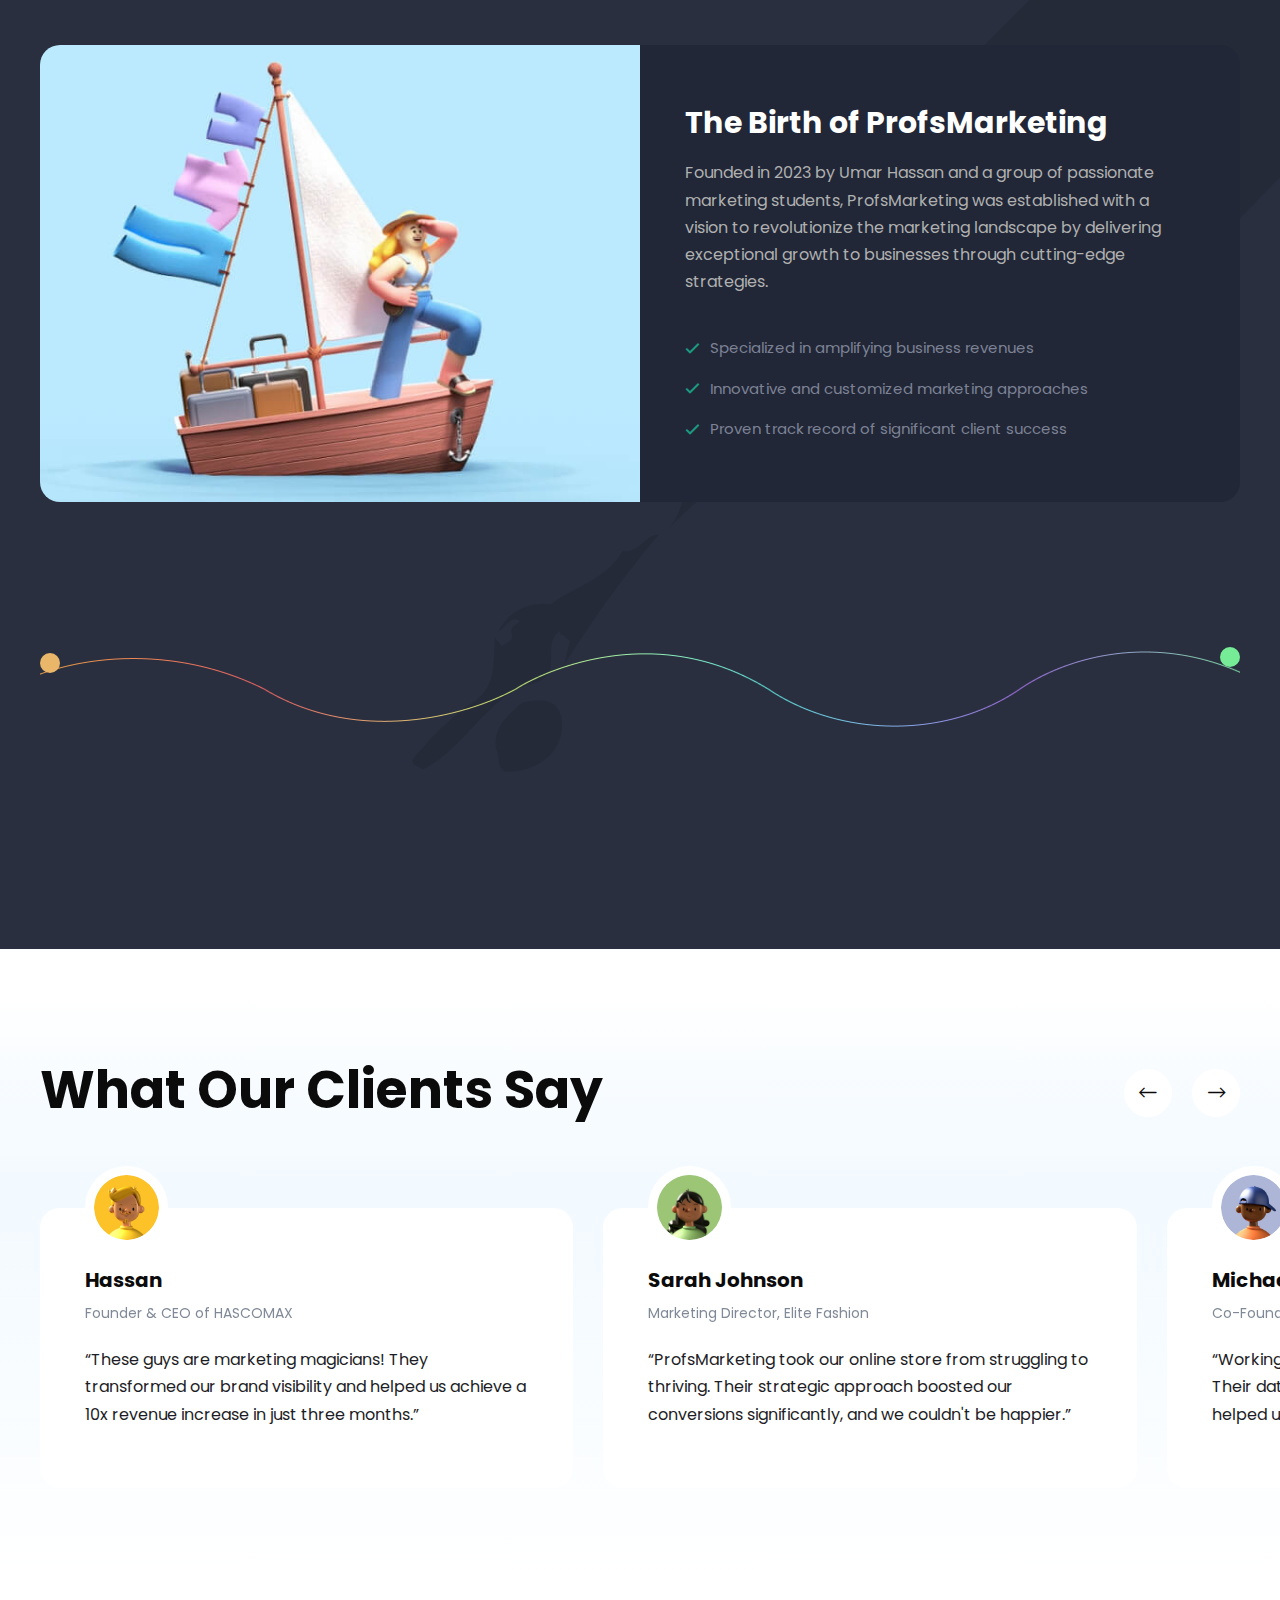
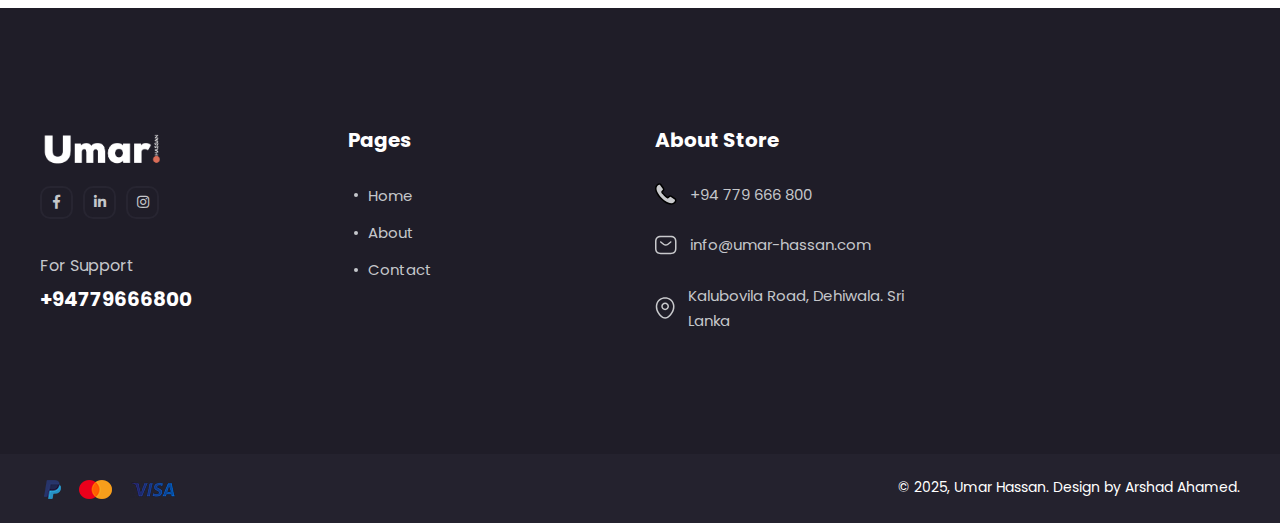
<file: about-us.html>
<!doctype html>
<html class="no-js" lang="en">
    <head>
        <meta charset="utf-8">
        <meta http-equiv="x-ua-compatible" content="ie=edge">
        <title>Umar Hassan - Digital Marketing Agency | SEO, PPC, Social Media</title>
        <meta name="description" content="Umar Hassan Marketing Agency offers expert digital marketing solutions, including SEO, PPC, social media marketing, content strategy, and brand growth.">
        <meta name="keywords" content="digital marketing, SEO services, PPC advertising, social media marketing, online branding, marketing agency, content marketing, Google Ads, Facebook Ads, email marketing, web design, Umar Hassan Marketing Agency">
        <meta name="author" content="Umar Hassan">
        <meta name="viewport" content="width=device-width, initial-scale=1">

		<link rel="shortcut icon" type="image/x-icon" href="assets/img/favicon.png">
        <!-- Place favicon.ico in the root directory -->

        <!-- CSS here -->
        <link rel="stylesheet" href="assets/css/bootstrap.min.css">
        <link rel="stylesheet" href="assets/css/animate.min.css">
        <link rel="stylesheet" href="assets/css/magnific-popup.css">
        <link rel="stylesheet" href="assets/css/fontawesome-all.min.css">
        <link rel="stylesheet" href="assets/css/swiper-bundle.min.css">
        <link rel="stylesheet" href="assets/css/odometer.css">
        <link rel="stylesheet" href="assets/css/slick.css">
        <link rel="stylesheet" href="assets/css/default.css">
        <link rel="stylesheet" href="assets/css/style.css">
        <link rel="stylesheet" href="assets/css/responsive.css">
    </head>
    <body>

        <!--Preloader-->
        <div id="preloader">
            <div id="loader" class="loader">
                <div class="loader-container">
                    <div class="loader-icon"><img src="assets/img/preloader.png" alt="Xolio - Creative Agency HTML5 Template">
                    </div>
                </div>
            </div>
        </div>
        <!--Preloader-end -->

        <!-- Custom-cursor -->
        <div class="mouseCursor cursor-outer"></div>
        <div class="mouseCursor cursor-inner"><span>Drag</span></div>
        <!-- Custom-cursor-end -->

		<!-- Scroll-top -->
        <button class="scroll-top scroll-to-target" data-target="html">
            <i class="fas fa-angle-up"></i>
        </button>
        <!-- Scroll-top-end-->

        <!-- header-area -->
        <header>
            <div id="sticky-header" class="menu-area transparent-header">
                <div class="container">
                    <div class="row">
                        <div class="col-12">
                            <div class="mobile-nav-toggler"><i class="fas fa-bars"></i></div>
                            <div class="menu-wrap">
                                <nav class="menu-nav">
                                    <div class="logo">
                                        <a href="index.html"><img src="assets/img/logo/logo.png" alt="Logo"></a>
                                    </div>
                                    <div class="navbar-wrap main-menu d-none d-lg-flex">
                                        <ul class="navigation">
                                            <li><a href="index.html">Home</a></li>
                                            <li class="active"><a href="about-us.html">About Us</a></li>
                                            <li><a href="contact.html">Contact Us</a></li>
                                        </ul>
                                    </div>
                                    <div class="header-action">
                                        <ul class="list-wrap">
                                            <li class="header-btn"><a href="contact.html" class="btn">Contact <span></span></a></li>
                                        </ul>
                                    </div>
                                </nav>
                            </div>

                            <!-- Mobile Menu  -->
                            <div class="mobile-menu">
                                <nav class="menu-box">
                                    <div class="close-btn"><i class="fas fa-times"></i></div>
                                    <div class="nav-logo">
                                        <a href="index.html"><img src="assets/img/logo/logo.png" alt="Logo"></a>
                                    </div>
                                    <div class="menu-outer">
                                        <!--Here Menu Will Come Automatically Via Javascript / Same Menu as in Header-->
                                    </div>
                                    <div class="social-links">
                                        <ul class="clearfix list-wrap">
                                            <li><a href="https://web.facebook.com/profile.php?id=61560271967209"><i class="fab fa-facebook-f"></i></a></li>
                                            <li><a href="https://www.instagram.com/real.umarhassan/"><i class="fab fa-instagram"></i></a></li>
                                            <li><a href="https://www.linkedin.com/in/umar-hassan-rainmaker/"><i class="fab fa-linkedin-in"></i></a></li>
                                        </ul>
                                    </div>
                                </nav>
                            </div>
                            <div class="menu-backdrop"></div>
                            <!-- End Mobile Menu -->

                        </div>
                    </div>
                </div>

                <!-- header-contact -->
                <div class="header-contact-wrap">
                    <div class="container">
                        <div class="row">
                            <div class="col-lg-8">
                                <div class="left-side-content">
                                    <h3 class="title">Contact</h3>
                                    <div class="row">
                                        <div class="col-xl-4 col-lg-5 col-md-6">
                                            <div class="contact-info-list">
                                                <ul class="list-wrap">
                                                    <li>
                                                        <div class="icon">
                                                            <svg viewBox="0 0 22 20" fill="none" xmlns="http://www.w3.org/2000/svg">
                                                                <path fill-rule="evenodd" clip-rule="evenodd"
                                                                    d="M1.5 6.5C1.5 4.89295 1.95538 3.86848 2.63534 3.2371C3.32535 2.59637 4.36497 2.25 5.75 2.25H15.75C17.135 2.25 18.1746 2.59637 18.8647 3.2371C19.5446 3.86848 20 4.89295 20 6.5V13.5C20 15.107 19.5446 16.1315 18.8647 16.7629C18.1746 17.4036 17.135 17.75 15.75 17.75H5.75C4.36497 17.75 3.32535 17.4036 2.63534 16.7629C1.95538 16.1315 1.5 15.107 1.5 13.5V6.5ZM5.75 0.75C4.13503 0.75 2.67465 1.15363 1.61466 2.1379C0.544615 3.13152 0 4.60705 0 6.5V13.5C0 15.393 0.544615 16.8685 1.61466 17.8621C2.67465 18.8464 4.13503 19.25 5.75 19.25H15.75C17.365 19.25 18.8254 18.8464 19.8853 17.8621C20.9554 16.8685 21.5 15.393 21.5 13.5V6.5C21.5 4.60705 20.9554 3.13152 19.8853 2.1379C18.8254 1.15363 17.365 0.75 15.75 0.75H5.75ZM16.2181 7.58602C16.5417 7.32751 16.5945 6.85558 16.336 6.53194C16.0775 6.20829 15.6056 6.15548 15.2819 6.41398L12.1529 8.91324L12.1525 8.91352C11.3961 9.51536 10.0946 9.51549 9.33799 8.91393L6.21898 6.41471C5.89574 6.1557 5.42373 6.20778 5.16471 6.53102C4.9057 6.85426 4.95778 7.32627 5.28102 7.58529L8.40101 10.0853L8.40286 10.0868C9.70626 11.1244 11.7837 11.1244 13.0871 10.0868L13.0881 10.086L16.2181 7.58602Z" />
                                                            </svg>
                                                        </div>
                                                        <div class="content">
                                                            <a href="mailto:info@umar-hassan.com">info@umar-hassan.com</a>
                                                        </div>
                                                    </li>
                                                    <li>
                                                        <div class="icon">
                                                            <svg viewBox="0 0 20 22" fill="none" xmlns="http://www.w3.org/2000/svg">
                                                                <path fill-rule="evenodd" clip-rule="evenodd"
                                                                    d="M2.48199 7.65591C3.37522 3.73032 6.71708 1.74769 10.1338 1.75C13.5508 1.75231 16.8905 3.73971 17.7791 7.66556L17.7791 7.6656C18.8362 12.3354 15.943 16.3756 13.2111 18.999L13.2097 19.0004C11.4913 20.659 8.77127 20.661 7.04076 18.9997C4.31866 16.3762 1.42493 12.3261 2.48199 7.65591ZM10.1348 0.250002C14.1154 0.252693 18.1706 2.60029 19.2421 7.33441C20.4848 12.8239 17.0589 17.3834 14.251 20.08C11.9497 22.3008 8.31046 22.2989 6.00106 20.0809L6.00012 20.08C3.20236 17.3836 -0.22362 12.8139 1.01908 7.32441L1.01926 7.32364C2.09618 2.58953 6.1542 0.247312 10.1348 0.250002ZM7.76166 9.30994C7.76166 8.00103 8.82274 6.93994 10.1317 6.93994C11.4406 6.93994 12.5017 8.00103 12.5017 9.30994C12.5017 10.6189 11.4406 11.6799 10.1317 11.6799C8.82274 11.6799 7.76166 10.6189 7.76166 9.30994ZM10.1317 5.43994C7.99432 5.43994 6.26166 7.1726 6.26166 9.30994C6.26166 11.4473 7.99432 13.1799 10.1317 13.1799C12.269 13.1799 14.0017 11.4473 14.0017 9.30994C14.0017 7.1726 12.269 5.43994 10.1317 5.43994Z" />
                                                            </svg>
                                                        </div>
                                                        <div class="content">
                                                            <span>Kalubowila Road, Dehiwala. Sri Lanka.</span>
                                                        </div>
                                                    </li>
                                                    <li>
                                                        <div class="icon">
                                                            <svg viewBox="0 0 22 22" fill="none" xmlns="http://www.w3.org/2000/svg">
                                                                <path fill-rule="evenodd" clip-rule="evenodd"
                                                                    d="M1.5 11C1.5 5.89421 5.64421 1.75 10.75 1.75C15.8558 1.75 20 5.89421 20 11C20 16.1058 15.8558 20.25 10.75 20.25C5.64421 20.25 1.5 16.1058 1.5 11ZM10.75 0.25C4.81579 0.25 0 5.06579 0 11C0 16.9342 4.81579 21.75 10.75 21.75C16.6842 21.75 21.5 16.9342 21.5 11C21.5 5.06579 16.6842 0.25 10.75 0.25ZM11.1289 6.50977C11.1289 6.09555 10.7931 5.75977 10.3789 5.75977C9.96469 5.75977 9.62891 6.09555 9.62891 6.50977V10.6098C9.62891 11.0862 9.79027 11.5637 10.0149 11.9576C10.2393 12.3511 10.5673 12.7322 10.9755 12.9744L10.9766 12.975L14.0746 14.8238C14.4303 15.0361 14.8907 14.9198 15.1029 14.5641C15.3152 14.2084 15.1989 13.748 14.8432 13.5357L11.7433 11.6857L11.7413 11.6845C11.6099 11.6067 11.4483 11.4431 11.3179 11.2145C11.1875 10.9859 11.1289 10.7633 11.1289 10.6098V6.50977Z" />
                                                            </svg>
                                                        </div>
                                                        <div class="content">
                                                            <span>7 Days a week <br> from 10-00 am to 6-00 pm</span>
                                                        </div>
                                                    </li>
                                                </ul>
                                                <div class="lats-chat">
                                                    <a href="contact.html">Lat’s Chat</a>
                                                </div>
                                            </div>
                                        </div>
                                    </div>
                                </div>
                            </div>
                            <div class="col-lg-4">
                                <div class="customer-support-wrap">
                                    <h4 class="title">Customer Support</h4>
                                    <div class="customer-support-content">
                                        <div class="content-top">
                                            <img src="assets/img/images/support_img.png" alt="">
                                            <h4 class="title">Need Help Choosing a Plan?</h4>
                                        </div>
                                        <p>We offer solutions for businesses of all sizes. For questions about our plans and products,,
                                            contact our team of experts. <a href="contact.html">Get in touch</a></p>
                                    </div>
                                    <div class="content-bottom">
                                        <a href="contact.html">Support</a>
                                        <a href="contact.html">Documentation</a>
                                    </div>
                                </div>
                            </div>
                        </div>
                    </div>
                </div>
                <div class="body-contact-overlay"></div>
                <!-- header-contact-end -->

            </div>
        </header>
        <!-- header-area-end -->



        <!-- main-area -->
        <main>

            <!-- breadcrumb-area -->
            <section class="breadcrumb-area pt-175 pb-140">
                <div class="container">
                    <div class="row">
                        <div class="col-12">
                            <div class="breadcrumb-content">
                                <h2 class="title">About Us</h2>
                                <nav aria-label="breadcrumb">
                                    <ol class="breadcrumb">
                                        <li class="breadcrumb-item"><a href="index.html">Home</a></li>
                                        <li class="breadcrumb-item active" aria-current="page">About Us</li>
                                    </ol>
                                </nav>
                            </div>
                        </div>
                    </div>
                </div>
                <div class="breadcrumb-shape-wrap">
                    <img src="assets/img/images/breadcrumb_shape01.png" alt="">
                    <img src="assets/img/images/breadcrumb_shape02.png" alt="">
                </div>
            </section>
            <!-- breadcrumb-area-end -->

            <!-- counter-area -->
            <section class="counter-area-three">
                <div class="container">
                    <div class="row align-items-center">
                        <div class="col-lg-6 order-0 order-lg-2">
                            <div class="counter-item-wrap-three">
                                <ul class="list-wrap">
                                    <li>
                                        <div class="counter-item-three">
                                            <div class="icon">
                                                <img src="assets/img/icon/inner_counter_icon01.png" alt="">
                                            </div>
                                            <div class="content">
                                                <h2 class="count"><span class="odometer" data-count="0"></span>+</h2>
                                                <p>Satisfied <span>Customers</span></p>
                                            </div>
                                        </div>
                                    </li>
                                    <li>
                                        <div class="counter-item-three">
                                            <div class="icon">
                                                <img src="assets/img/icon/inner_counter_icon02.png" alt="">
                                            </div>
                                            <div class="content">
                                                <h2 class="count"><span class="odometer" data-count="0"></span>+</h2>
                                                <p>Project <span>Finished</span></p>
                                            </div>
                                        </div>
                                    </li>
                                    <li>
                                        <div class="counter-item-three">
                                            <div class="icon">
                                                <img src="assets/img/icon/inner_counter_icon03.png" alt="">
                                            </div>
                                            <div class="content">
                                                <h2 class="count"><span class="odometer" data-count="1"></span>+</h2>
                                                <p>Our <span>Employees</span></p>
                                            </div>
                                        </div>
                                    </li>
                                    <li>
                                        <div class="counter-item-three">
                                            <div class="icon">
                                                <img src="assets/img/icon/inner_counter_icon04.png" alt="">
                                            </div>
                                            <div class="content">
                                                <h2 class="count"><span class="odometer" data-count="0"></span>+</h2>
                                                <p>International <span>Awards</span></p>
                                            </div>
                                        </div>
                                    </li>
                                </ul>
                            </div>
                        </div>
                        <div class="col-lg-6">
                            <div class="counter-content-three">
                                <div class="section-title title-style-two mb-30">
                                    <h2 class="title">Content Needs to Be More Than Just Brilliant</h2>
                                </div>
                                <p>Great content isn't just about being eye-catching; it must engage, inform, and inspire action. We craft compelling narratives that connect with audiences, enhance brand identity, and drive meaningful results. Every piece of content should serve a purpose—whether it’s to educate, entertain, or convert.</p>
                                <img src="assets/img/images/sine.png" alt="Signature">
                                <div class="content-bottom">
                                    <h4 class="title-two">Umar Hassan</h4>
                                    <span>CEO, Umar-Hassan</span>
                                </div>
                            </div>
                        </div>                        
                    </div>
                </div>
            </section>
            <!-- counter-area-two -->

            <!-- team-area -->
            <section class="team-area-two pt-110 pb-120">
                <div class="container">
                    <div class="row justify-content-center">
                        <div class="col-xl-7">
                            <div class="section-title title-style-two text-center mb-70">
                                <h2 class="title">Meet The Squad</h2>
                                <p>Our team is a group of passionate experts dedicated to innovation and excellence. With diverse skills in web development, UI/UX design, digital marketing, and branding, we collaborate to bring your vision to life. Together, we create impactful digital solutions tailored to your business success.</p>
                            </div>
                        </div>
                    </div>
                    <div class="row team-active">
                        <div class="col-lg-4">
                            <div class="team-item">
                                <div class="team-thumb">
                                    <a href="team-details.html"><img src="assets/img/team/inner_team01.jpg" alt=""></a>
                                </div>
                                <div class="team-content">
                                    <h2 class="title"><a href="team-details.html">Umar Hassan</a></h2>
                                    <span>CEO, ProfMArketing</span>
                                    <div class="team-social">
                                        <ul class="list-wrap">
                                            <li><a href="https://web.facebook.com/profile.php?id=61560271967209"><i class="fab fa-facebook-f"></i></a></li>
                                            <li><a href="https://www.linkedin.com/in/umar-hassan-rainmaker/"><i class="fab fa-linkedin-in"></i></a></li>
                                        </ul>
                                    </div>
                                </div>
                            </div>
                        </div> 
                    </div>
                </div>
            </section>
            <!-- team-area-end -->

            <!-- consultation-area -->
            <section class="consultation-area consultation-area-two pt-120 pb-120">
                <div class="container">
                    <div class="row align-items-center">
                        <div class="col-lg-7">
                            <div class="consultation-content">
                                <div class="section-title mb-25">
                                    <span class="sub-title">95% Accuracy</span>
                                    <h2 class="title">Worldwide Best Digital Marketing Agency</h2>
                                </div>
                                <p>Lorem ipsum dolor sit amet, sed nulla ante amet, elementum tincidunt arcu sed laoreet, natoque ac eget imperdiet. Ac
                                scelerisque nibh dolores consectetuer, nulla aptent est pede. Scelerisque euismod varius mi, congue eget sed vestibulum, ornare cras sed nec.</p>
                                <div class="consultation-list">
                                    <ul class="list-wrap">
                                        <li>
                                            <h6 class="title">12X</h6>
                                            <p>Faster Order <span>Processing</span></p>
                                        </li>
                                        <li>
                                            <h6 class="title">99%</h6>
                                            <p>Processing <span>Accuracy</span></p>
                                        </li>
                                    </ul>
                                </div>
                            </div>
                        </div>
                        <div class="col-lg-5">
                            <div class="consultation-form-wrap">
                                <div class="team-thumb">
                                    <a href="team-details.html"><img src="assets/img/team/inner_team01.jpg" alt=""></a>
                                </div>
                            </div>
                        </div>
                    </div>
                </div>
                <div class="consultation-shape-wrap">
                    <img src="assets/img/images/consultation_shape01.png" alt="" class="shape-one ribbonRotate">
                    <img src="assets/img/images/consultation_shape02.png" alt="" class="shape-two float-bob-x">
                </div>
            </section>
            <!-- consultation-area-end -->

            <!-- history-area -->
            <section class="history-area">
                <div class="container">
                    <div class="row justify-content-center">
                        <div class="col-xl-6 col-lg-8">
                            <div class="section-title white-title text-center mb-45">
                                <span class="sub-title">Our Company</span>
                                <h2 class="title">Our Journey</h2>
                                <p>From humble beginnings in Sri Lanka, ProfsMarketing has rapidly evolved into a leading business growth agency, dedicated to propelling businesses to new heights through innovative marketing strategies.</p>
                            </div>
                        </div>
                    </div>
                    <div class="history-inner">
                        <div class="history-img">
                            <img src="assets/img/images/history_img.jpg" alt="Company History">
                        </div>
                        <div class="row g-0 justify-content-end">
                            <div class="col-lg-6">
                                <div class="history-content">
                                    <h2 class="title">The Birth of ProfsMarketing</h2>
                                    <p>Founded in 2023 by Umar Hassan and a group of passionate marketing students, ProfsMarketing was established with a vision to revolutionize the marketing landscape by delivering exceptional growth to businesses through cutting-edge strategies.</p>
                                    <ul class="list-wrap">
                                        <li><i class="far fa-check"></i>Specialized in amplifying business revenues</li>
                                        <li><i class="far fa-check"></i>Innovative and customized marketing approaches</li>
                                        <li><i class="far fa-check"></i>Proven track record of significant client success</li>
                                    </ul>
                                </div>
                            </div>
                        </div>
                    </div>
                    <div class="history-roadmap-wrap">
                        <div class="roadmap-line-shape">
                            <span class="dot-one pulse-one"></span>
                            <span class="dot-two pulse-two"></span>
                        </div>
                        <ul class="list-wrap">
                            <li class="wow fadeInDown" data-wow-delay=".2s" data-wow-duration="1.5s">
                                <span class="dot pulse-three"></span>
                                <div class="content">
                                    <h5 class="title">2023</h5>
                                    <p>ProfsMarketing was founded with the mission to drive unparalleled business growth.</p>
                                </div>
                            </li>
                            <li class="wow fadeInUp" data-wow-delay=".2s" data-wow-duration="1.5s">
                                <span class="dot pulse-four"></span>
                                <div class="content">
                                    <h5 class="title">2023</h5>
                                    <p>Achieved a remarkable 10x revenue growth for HascoMax within just three months.</p>
                                </div>
                            </li>
                            <li class="wow fadeInDown" data-wow-delay=".2s" data-wow-duration="1.5s">
                                <span class="dot pulse-five"></span>
                                <div class="content">
                                    <h5 class="title">2024</h5>
                                    <p>Expanded client portfolio, delivering significant growth to multiple businesses.</p>
                                </div>
                            </li>
                            <li class="wow fadeInUp" data-wow-delay=".2s" data-wow-duration="1.5s">
                                <span class="dot pulse-six"></span>
                                <div class="content">
                                    <h5 class="title">2025</h5>
                                    <p>Continued innovation in marketing strategies, solidifying our position as industry leaders.</p>
                                </div>
                            </li>
                        </ul>
                    </div>
                </div>
                <div class="history-shape-wrap">
                    <img src="assets/img/images/history_shape01.png" alt="">
                    <img src="assets/img/images/history_shape02.png" alt="">
                </div>
            </section>
            <!-- history-area-end -->

            <!-- testimonial-area -->
            <section class="testimonial-area-three testimonial-area-four">
                <div class="container">
                    <div class="row align-items-center">
                        <div class="col-md-8">
                            <div class="section-title title-style-two mb-45">
                                <h2 class="title">What Our Clients Say</h2>
                            </div>
                        </div>
                        <div class="col-md-4">
                            <div class="testimonial-nav">
                                <button class="swiper-button-prev"></button>
                                <button class="swiper-button-next"></button>
                            </div>
                        </div>
                    </div>
                    <div class="row">
                        <div class="col-lg-12">
                            <div class="swiper-container testimonial-active-three">
                                <div class="swiper-wrapper">
                                    <div class="swiper-slide">
                                        <div class="testimonial-item-three">
                                            <div class="testimonial-thumb-three">
                                                <img src="assets/img/images/testimonial_avatar01.png" alt="">
                                            </div>
                                            <div class="testimonial-content-three">
                                                <h4 class="title">Hassan</h4>
                                                <span>Founder & CEO of HASCOMAX</span>
                                                <p>“These guys are marketing magicians! They transformed our brand visibility and helped us achieve a 10x revenue increase in just three months.”</p>
                                            </div>
                                        </div>
                                    </div>
                                    <div class="swiper-slide">
                                        <div class="testimonial-item-three">
                                            <div class="testimonial-thumb-three">
                                                <img src="assets/img/images/testimonial_avatar02.png" alt="">
                                            </div>
                                            <div class="testimonial-content-three">
                                                <h4 class="title">Sarah Johnson</h4>
                                                <span>Marketing Director, Elite Fashion</span>
                                                <p>“ProfsMarketing took our online store from struggling to thriving. Their strategic approach boosted our conversions significantly, and we couldn't be happier.”</p>
                                            </div>
                                        </div>
                                    </div>
                                    <div class="swiper-slide">
                                        <div class="testimonial-item-three">
                                            <div class="testimonial-thumb-three">
                                                <img src="assets/img/images/testimonial_avatar03.png" alt="">
                                            </div>
                                            <div class="testimonial-content-three">
                                                <h4 class="title">Michael Lee</h4>
                                                <span>Co-Founder, TechNova Solutions</span>
                                                <p>“Working with ProfsMarketing was a game-changer. Their data-driven approach and innovative strategies helped us scale our business faster than we imagined.”</p>
                                            </div>
                                        </div>
                                    </div>
                                    <div class="swiper-slide">
                                        <div class="testimonial-item-three">
                                            <div class="testimonial-thumb-three">
                                                <img src="assets/img/images/testimonial_avatar04.png" alt="">
                                            </div>
                                            <div class="testimonial-content-three">
                                                <h4 class="title">Emily Carter</h4>
                                                <span>CEO, LuxHome Interiors</span>
                                                <p>“Their team truly understands branding and digital growth. Our social media presence skyrocketed, and our engagement has never been better.”</p>
                                            </div>
                                        </div>
                                    </div>
                                </div>
                            </div>
                        </div>
                    </div>
                </div>
            </section>
            <!-- testimonial-area-end -->


        
        </main>
        <!-- main-area-end -->

        <!-- footer-area -->
        <footer>
            <div class="footer-area">
                <div class="footer-top">
                    <div class="container">
                        <div class="row">
                            <div class="col-lg-3 col-sm-6">
                                <div class="footer-widget">
                                    <div class="logo">
                                        <a href="index.html"><img src="assets/img/logo/w_logo.png" alt=""></a>
                                    </div>
                                    <div class="footer-social">
                                        <ul class="list-wrap">
                                            <li><a href="#"><i class="fab fa-facebook-f"></i></a></li>
                                            <li class="active"><a href="#"><i class="fab fa-linkedin-in"></i></a></li>
                                            <li><a href="#"><i class="fab fa-instagram"></i></a></li>
                                        </ul>
                                    </div>
                                    <div class="footer-contact">
                                        <span>For Support</span>
                                        <h2 class="title"><a href="tel:+947796668009">+94779666800</a></h2>
                                    </div>
                                </div>
                            </div>
                            <div class="col-lg-3 col-sm-6">
                                <div class="footer-widget">
                                    <h4 class="fw-title">Pages</h4>
                                    <div class="fw-link">
                                        <ul class="list-wrap">
                                            <li><a href="index.html">Home</a></li>
                                            <li><a href="about-us.html">About</a></li>
                                            <li><a href="contact.html">Contact</a></li>
                                        </ul>
                                    </div>
                                </div>
                            </div>  
                            <div class="col-lg-3 col-sm-6">
                                <div class="footer-widget">
                                    <h4 class="fw-title">About Store</h4>
                                    <div class="footer-about">
                                        <ul class="list-wrap">
                                            <li><img src="assets/img/icon/phone_icon.svg" alt=""><a href="tel:+94779666800">+94 779 666 800</a></li>
                                            <li><img src="assets/img/icon/mail_icon.svg" alt=""><a href="mailto:info@umar-hassan.com">info@umar-hassan.com</a></li>
                                            <li><img src="assets/img/icon/loction_icon.svg" alt=""><span>Kalubovila Road, Dehiwala. Sri Lanka</span></li>
                                        </ul>
                                    </div>
                                </div>
                            </div>
                        </div>
                    </div>
                </div>
                <div class="footer-bottom">
                    <div class="container">
                        <div class="row align-items-center">
                            <div class="col-md-6">
                                <div class="cart-img">
                                    <img src="assets/img/images/cart_img.png" alt="">
                                </div>
                            </div>
                            <div class="col-md-6">
                                <div class="copyright-text text-end">
                                    <p>© 2025, Umar Hassan. Design by <a href="https://arshadahamed.com/" target="_blank" class="text-reset">Arshad Ahamed</a>.</p>
                                </div>
                            </div>
                        </div>
                    </div>
                </div>
            </div>
        </footer>
        <!-- footer-area-end -->



        <!-- JS here -->
        <script src="assets/js/vendor/jquery-3.6.0.min.js"></script>
        <script src="assets/js/bootstrap.min.js"></script>
        <script src="assets/js/isotope.pkgd.min.js"></script>
        <script src="assets/js/imagesloaded.pkgd.min.js"></script>
        <script src="assets/js/jquery.magnific-popup.min.js"></script>
        <script src="assets/js/jquery.odometer.min.js"></script>
        <script src="assets/js/swiper-bundle.min.js"></script>
        <script src="assets/js/jquery.appear.js"></script>
        <script src="assets/js/slick.min.js"></script>
        <script src="assets/js/ajax-form.js"></script>
        <script src="assets/js/parallax.min.js"></script>
        <script src="assets/js/jquery.parallaxScroll.min.js"></script>
        <script src="assets/js/tween-max.js"></script>
        <script src="assets/js/wow.min.js"></script>
        <script src="assets/js/main.js"></script>
    </body>
</html>
</file>
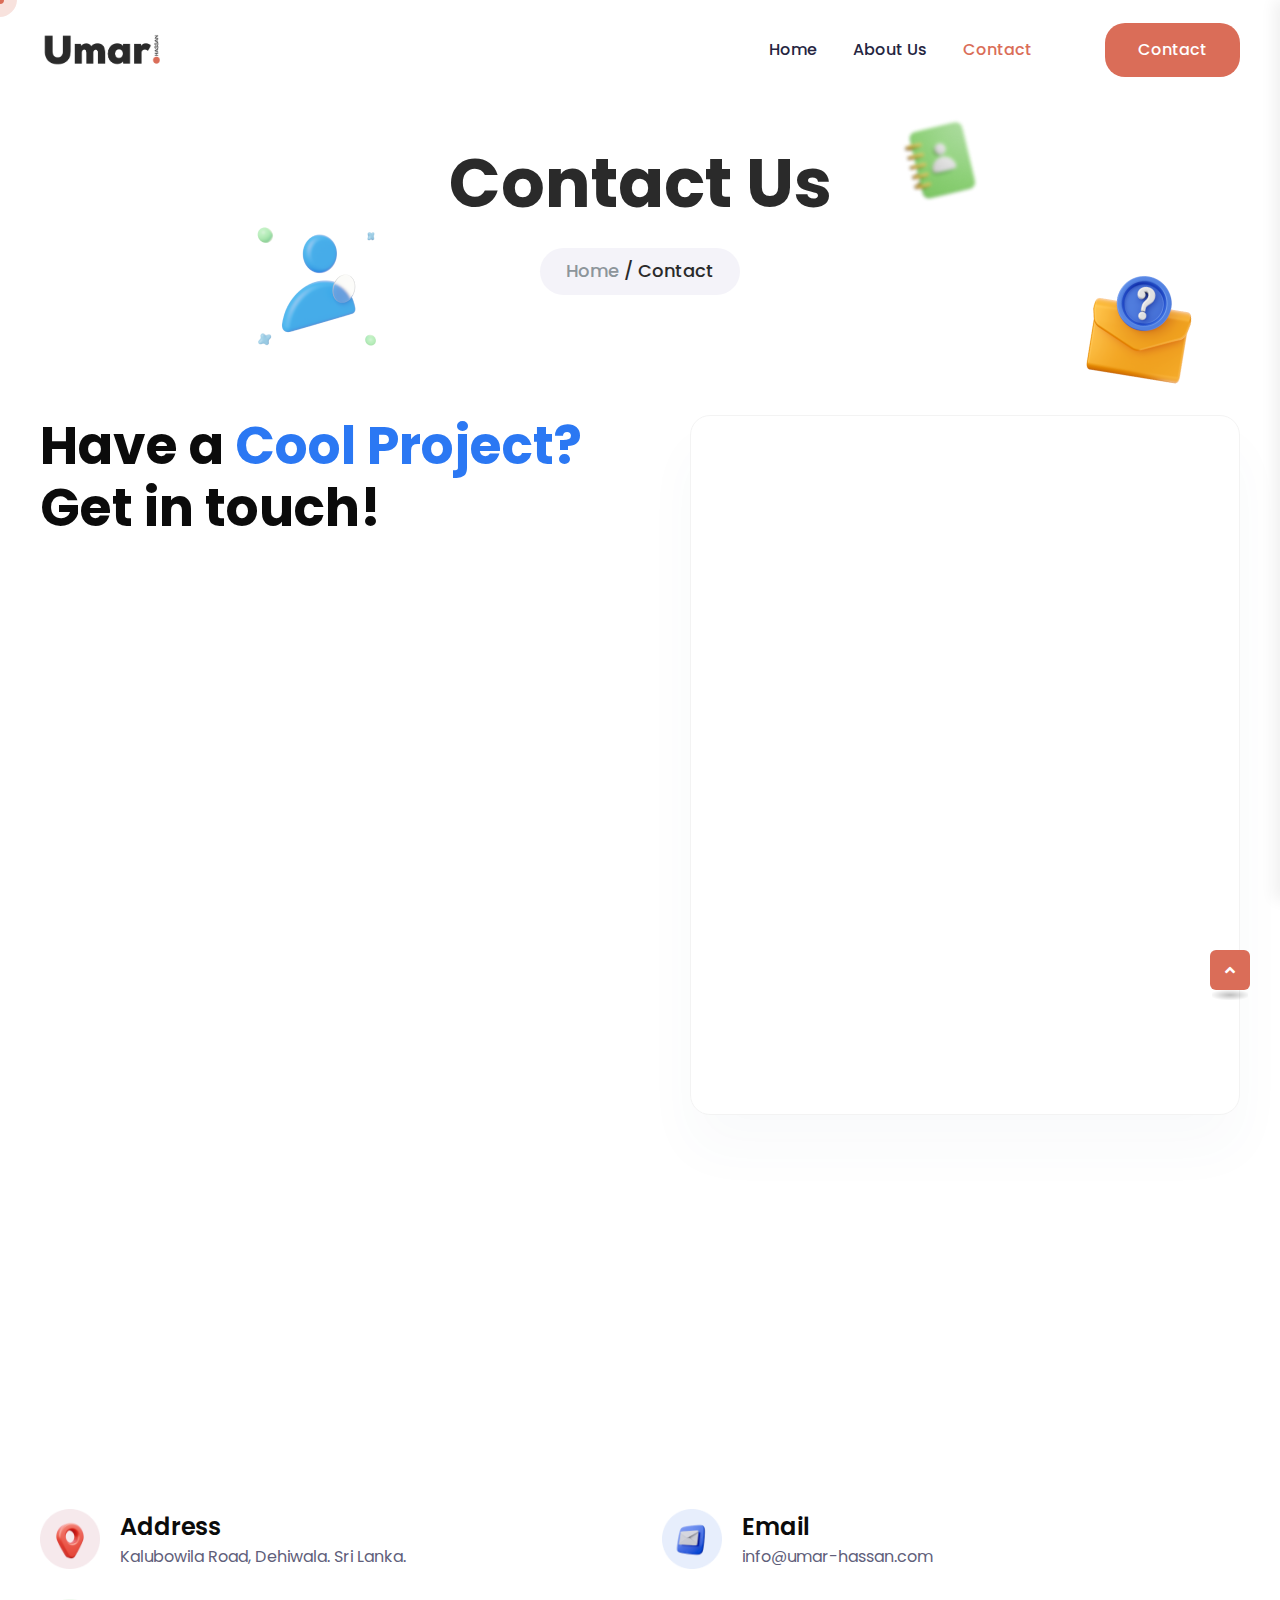
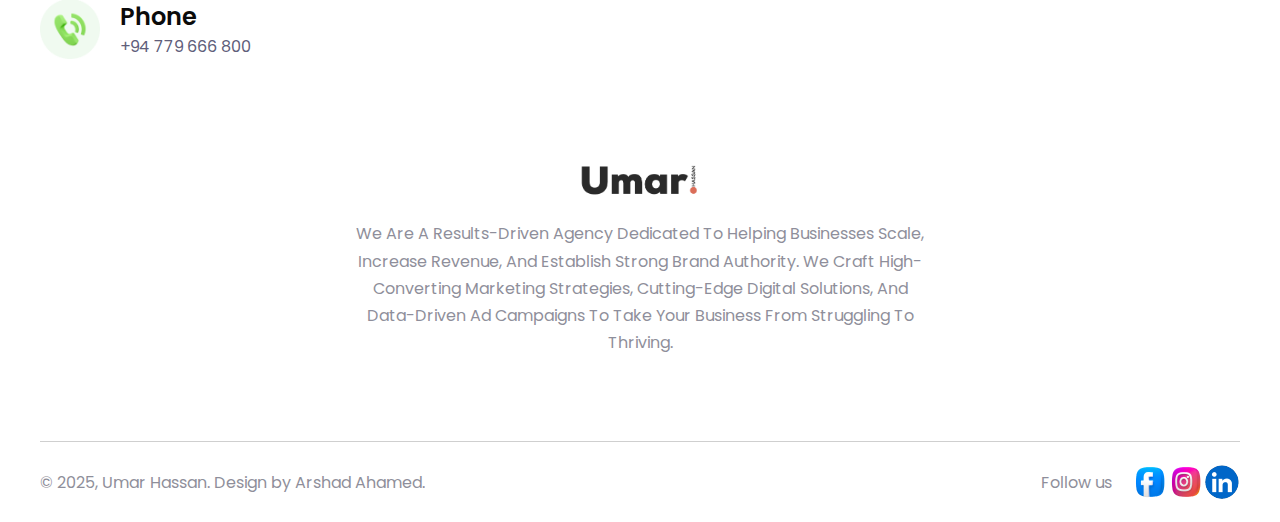
<file: contact.html>
<!doctype html>
<html class="no-js" lang="en">
    <head>
        <meta charset="utf-8">
        <meta http-equiv="x-ua-compatible" content="ie=edge">
        <title>Umar Hassan - Digital Marketing Agency | SEO, PPC, Social Media</title>
        <meta name="description" content="Umar Hassan Marketing Agency offers expert digital marketing solutions, including SEO, PPC, social media marketing, content strategy, and brand growth.">
        <meta name="keywords" content="digital marketing, SEO services, PPC advertising, social media marketing, online branding, marketing agency, content marketing, Google Ads, Facebook Ads, email marketing, web design, Umar Hassan Marketing Agency">
        <meta name="author" content="Umar Hassan">
        <meta name="viewport" content="width=device-width, initial-scale=1">

		<link rel="shortcut icon" type="image/x-icon" href="assets/img/favicon.png">
        <!-- Place favicon.ico in the root directory -->

        <!-- CSS here -->
        <link rel="stylesheet" href="assets/css/bootstrap.min.css">
        <link rel="stylesheet" href="assets/css/animate.min.css">
        <link rel="stylesheet" href="assets/css/magnific-popup.css">
        <link rel="stylesheet" href="assets/css/fontawesome-all.min.css">
        <link rel="stylesheet" href="assets/css/swiper-bundle.min.css">
        <link rel="stylesheet" href="assets/css/odometer.css">
        <link rel="stylesheet" href="assets/css/slick.css">
        <link rel="stylesheet" href="assets/css/default.css">
        <link rel="stylesheet" href="assets/css/style.css">
        <link rel="stylesheet" href="assets/css/responsive.css">
    </head>
    <body>

        <!--Preloader-->
        <div id="preloader">
            <div id="loader" class="loader">
                <div class="loader-container">
                    <div class="loader-icon"><img src="assets/img/preloader.png" alt="Xolio - Creative Agency HTML5 Template"></div>
                </div>
            </div>
        </div>
        <!--Preloader-end -->

        <!-- Custom-cursor -->
        <div class="mouseCursor cursor-outer"></div>
        <div class="mouseCursor cursor-inner"><span>Drag</span></div>
        <!-- Custom-cursor-end -->

		<!-- Scroll-top -->
        <button class="scroll-top scroll-to-target" data-target="html">
            <i class="fas fa-angle-up"></i>
        </button>
        <!-- Scroll-top-end-->

        <!-- header-area -->
        <header>
            <div id="sticky-header" class="menu-area transparent-header">
                <div class="container">
                    <div class="row">
                        <div class="col-12">
                            <div class="mobile-nav-toggler"><i class="fas fa-bars"></i></div>
                            <div class="menu-wrap">
                                <nav class="menu-nav">
                                    <div class="logo">
                                        <a href="index.html"><img src="assets/img/logo/logo.png" alt="Logo"></a>
                                    </div>
                                    <div class="navbar-wrap main-menu d-none d-lg-flex">
                                        <ul class="navigation">
                                            <li><a href="index.html">Home</a></li>
                                            <li><a href="about-us.html">About Us</a></li>
                                            <li class="active"><a href="contact.html">Contact</a></li>
                                        </ul>
                                    </div>
                                    <div class="header-action">
                                        <ul class="list-wrap">
                                            <li class="header-btn"><a href="contact.html" class="btn">Contact <span></span></a></li>
                                        </ul>
                                    </div>
                                </nav>
                            </div>

                            <!-- Mobile Menu  -->
                            <div class="mobile-menu">
                                <nav class="menu-box">
                                    <div class="close-btn"><i class="fas fa-times"></i></div>
                                    <div class="nav-logo">
                                        <a href="index.html"><img src="assets/img/logo/logo.png" alt="Logo"></a>
                                    </div>
                                    <div class="menu-outer">
                                        <!--Here Menu Will Come Automatically Via Javascript / Same Menu as in Header-->
                                    </div>
                                    <div class="social-links">
                                        <ul class="clearfix list-wrap">
                                            <li><a href="https://web.facebook.com/profile.php?id=61560271967209"><i class="fab fa-facebook-f"></i></a></li>
                                            <li><a href="https://www.instagram.com/real.umarhassan/"><i class="fab fa-instagram"></i></a></li>
                                            <li><a href="https://www.linkedin.com/in/umar-hassan-rainmaker/"><i class="fab fa-linkedin-in"></i></a></li>
                                        </ul>
                                    </div>
                                </nav>
                            </div>
                            <div class="menu-backdrop"></div>
                            <!-- End Mobile Menu -->

                        </div>
                    </div>
                </div>

                <!-- header-contact -->
                <div class="header-contact-wrap">
                    <div class="container">
                        <div class="row">
                            <div class="col-lg-8">
                                <div class="left-side-content">
                                    <h3 class="title">Contact</h3>
                                    <div class="row">
                                        <div class="col-xl-4 col-lg-5 col-md-6">
                                            <div class="contact-info-list">
                                                <ul class="list-wrap">
                                                    <li>
                                                        <div class="icon">
                                                            <svg viewBox="0 0 22 20" fill="none" xmlns="http://www.w3.org/2000/svg">
                                                                <path fill-rule="evenodd" clip-rule="evenodd"
                                                                    d="M1.5 6.5C1.5 4.89295 1.95538 3.86848 2.63534 3.2371C3.32535 2.59637 4.36497 2.25 5.75 2.25H15.75C17.135 2.25 18.1746 2.59637 18.8647 3.2371C19.5446 3.86848 20 4.89295 20 6.5V13.5C20 15.107 19.5446 16.1315 18.8647 16.7629C18.1746 17.4036 17.135 17.75 15.75 17.75H5.75C4.36497 17.75 3.32535 17.4036 2.63534 16.7629C1.95538 16.1315 1.5 15.107 1.5 13.5V6.5ZM5.75 0.75C4.13503 0.75 2.67465 1.15363 1.61466 2.1379C0.544615 3.13152 0 4.60705 0 6.5V13.5C0 15.393 0.544615 16.8685 1.61466 17.8621C2.67465 18.8464 4.13503 19.25 5.75 19.25H15.75C17.365 19.25 18.8254 18.8464 19.8853 17.8621C20.9554 16.8685 21.5 15.393 21.5 13.5V6.5C21.5 4.60705 20.9554 3.13152 19.8853 2.1379C18.8254 1.15363 17.365 0.75 15.75 0.75H5.75ZM16.2181 7.58602C16.5417 7.32751 16.5945 6.85558 16.336 6.53194C16.0775 6.20829 15.6056 6.15548 15.2819 6.41398L12.1529 8.91324L12.1525 8.91352C11.3961 9.51536 10.0946 9.51549 9.33799 8.91393L6.21898 6.41471C5.89574 6.1557 5.42373 6.20778 5.16471 6.53102C4.9057 6.85426 4.95778 7.32627 5.28102 7.58529L8.40101 10.0853L8.40286 10.0868C9.70626 11.1244 11.7837 11.1244 13.0871 10.0868L13.0881 10.086L16.2181 7.58602Z" />
                                                            </svg>
                                                        </div>
                                                        <div class="content">
                                                            <a href="mailto:info@umar-hassan.com">info@umar-hassan.com</a>
                                                        </div>
                                                    </li>
                                                    <li>
                                                        <div class="icon">
                                                            <svg viewBox="0 0 20 22" fill="none" xmlns="http://www.w3.org/2000/svg">
                                                                <path fill-rule="evenodd" clip-rule="evenodd"
                                                                    d="M2.48199 7.65591C3.37522 3.73032 6.71708 1.74769 10.1338 1.75C13.5508 1.75231 16.8905 3.73971 17.7791 7.66556L17.7791 7.6656C18.8362 12.3354 15.943 16.3756 13.2111 18.999L13.2097 19.0004C11.4913 20.659 8.77127 20.661 7.04076 18.9997C4.31866 16.3762 1.42493 12.3261 2.48199 7.65591ZM10.1348 0.250002C14.1154 0.252693 18.1706 2.60029 19.2421 7.33441C20.4848 12.8239 17.0589 17.3834 14.251 20.08C11.9497 22.3008 8.31046 22.2989 6.00106 20.0809L6.00012 20.08C3.20236 17.3836 -0.22362 12.8139 1.01908 7.32441L1.01926 7.32364C2.09618 2.58953 6.1542 0.247312 10.1348 0.250002ZM7.76166 9.30994C7.76166 8.00103 8.82274 6.93994 10.1317 6.93994C11.4406 6.93994 12.5017 8.00103 12.5017 9.30994C12.5017 10.6189 11.4406 11.6799 10.1317 11.6799C8.82274 11.6799 7.76166 10.6189 7.76166 9.30994ZM10.1317 5.43994C7.99432 5.43994 6.26166 7.1726 6.26166 9.30994C6.26166 11.4473 7.99432 13.1799 10.1317 13.1799C12.269 13.1799 14.0017 11.4473 14.0017 9.30994C14.0017 7.1726 12.269 5.43994 10.1317 5.43994Z" />
                                                            </svg>
                                                        </div>
                                                        <div class="content">
                                                            <span>Kalubowila Road, Dehiwala. Sri Lanka.</span>
                                                        </div>
                                                    </li>
                                                    <li>
                                                        <div class="icon">
                                                            <svg viewBox="0 0 22 22" fill="none" xmlns="http://www.w3.org/2000/svg">
                                                                <path fill-rule="evenodd" clip-rule="evenodd"
                                                                    d="M1.5 11C1.5 5.89421 5.64421 1.75 10.75 1.75C15.8558 1.75 20 5.89421 20 11C20 16.1058 15.8558 20.25 10.75 20.25C5.64421 20.25 1.5 16.1058 1.5 11ZM10.75 0.25C4.81579 0.25 0 5.06579 0 11C0 16.9342 4.81579 21.75 10.75 21.75C16.6842 21.75 21.5 16.9342 21.5 11C21.5 5.06579 16.6842 0.25 10.75 0.25ZM11.1289 6.50977C11.1289 6.09555 10.7931 5.75977 10.3789 5.75977C9.96469 5.75977 9.62891 6.09555 9.62891 6.50977V10.6098C9.62891 11.0862 9.79027 11.5637 10.0149 11.9576C10.2393 12.3511 10.5673 12.7322 10.9755 12.9744L10.9766 12.975L14.0746 14.8238C14.4303 15.0361 14.8907 14.9198 15.1029 14.5641C15.3152 14.2084 15.1989 13.748 14.8432 13.5357L11.7433 11.6857L11.7413 11.6845C11.6099 11.6067 11.4483 11.4431 11.3179 11.2145C11.1875 10.9859 11.1289 10.7633 11.1289 10.6098V6.50977Z" />
                                                            </svg>
                                                        </div>
                                                        <div class="content">
                                                            <span>7 Days a week <br> from 10-00 am to 6-00 pm</span>
                                                        </div>
                                                    </li>
                                                </ul>
                                                <div class="lats-chat">
                                                    <a href="contact.html">Lat’s Chat</a>
                                                </div>
                                            </div>
                                        </div>                 
                                    </div>
                                </div>
                            </div>
                            <div class="col-lg-4">
                                <div class="customer-support-wrap">
                                    <h4 class="title">Customer Support</h4>
                                    <div class="customer-support-content">
                                        <div class="content-top">
                                            <img src="assets/img/images/support_img.png" alt="">
                                            <h4 class="title">Need Help Choosing a Plan?</h4>
                                        </div>
                                        <p>We offer solutions for businesses of all sizes. For questions about our plans and products,,
                                            contact our team of experts. <a href="contact.html">Get in touch</a></p>
                                    </div>
                                    <div class="content-bottom">
                                        <a href="contact.html">Support</a>
                                        <a href="contact.html">Documentation</a>
                                    </div>
                                </div>
                            </div>
                        </div>
                    </div>
                </div>
                <div class="body-contact-overlay"></div>
                <!-- header-contact-end -->
            </div>
        </header>
        <!-- header-area-end -->



        <!-- main-area -->
        <main>

            <!-- breadcrumb-area -->
            <section class="breadcrumb-area breadcrumb-area-four pt-175 pb-160">
                <div class="container">
                    <div class="row">
                        <div class="col-12">
                            <div class="breadcrumb-content">
                                <h2 class="title">Contact Us</h2>
                                <nav aria-label="breadcrumb">
                                    <ol class="breadcrumb">
                                        <li class="breadcrumb-item"><a href="index.html">Home</a></li>
                                        <li class="breadcrumb-item active" aria-current="page">Contact</li>
                                    </ol>
                                </nav>
                            </div>
                        </div>
                    </div>
                </div>
                <div class="breadcrumb-shape-wrap-three">
                    <img src="assets/img/images/breadcrumb_shape04.png" alt="" class="wow zoomIn" data-wow-delay=".2s">
                    <img src="assets/img/images/breadcrumb_shape05.png" alt="" class="wow zoomIn" data-wow-delay=".2s">
                    <img src="assets/img/images/breadcrumb_shape06.png" alt="" class="wow zoomIn" data-wow-delay=".2s">
                </div>
            </section>
            <!-- breadcrumb-area-end -->

            <!-- contact-area -->
            <section class="inner-contact-area">
                <div class="container">
                    <div class="inner-contact-wrap">
                        <div class="row">
                            <div class="col-xl-9 col-lg-10">
                                <div class="section-title title-style-two mb-50">
                                    <h2 class="title">Have a <span>Cool Project?</span> Get in touch!</h2>
                                </div>
                                <div class="inner-contact-form-wrap">
                                    <iframe 
                                    src="https://www-profsmarketing-com.filesusr.com/html/51f414_75745db7182a11da005b03fe337f0133.html"
                                    style="border: 0" width="850" height="600" frameborder="0" scrolling="no">
                                     </iframe>
                                </div>
                                <div id="contact-map">
                                    <iframe 
                                        src="https://www.google.com/maps/embed?pb=!1m18!1m12!1m3!1d15843.425374092353!2d79.8580237!3d6.8298855!2m3!1f0!2f0!3f0!3m2!1i1024!2i768!4f13.1!3m3!1m2!1s0x3ae25bff73e34b15%3A0x5760b4cfdcba4563!2sDehiwala-Mount%20Lavinia!5e0!3m2!1sen!2slk!4v1712064722381!5m2!1sen!2slk" 
                                        width="600" 
                                        height="450" 
                                        style="border:0;" 
                                        allowfullscreen="" 
                                        loading="lazy" 
                                        referrerpolicy="no-referrer-when-downgrade">
                                    </iframe>
                                </div>
                                <div class="inner-contact-info">
                                    <ul class="list-wrap">
                                        <li>
                                            <div class="contact-info-item">
                                                <div class="icon">
                                                    <img src="assets/img/icon/loction_icon03.png" alt="">
                                                </div>
                                                <div class="content">
                                                    <h6 class="title">Address</h6>
                                                    <p>Kalubowila Road, Dehiwala. Sri Lanka.</p>
                                                </div>
                                            </div>
                                        </li>
                                        <li>
                                            <div class="contact-info-item">
                                                <div class="icon">
                                                    <img src="assets/img/icon/mail_icon03.png" alt="">
                                                </div>
                                                <div class="content">
                                                    <h6 class="title">Email</h6>
                                                    <a href="mailto:your@email.com">info@umar-hassan.com</a>
                                                </div>
                                            </div>
                                        </li>
                                        <li>
                                            <div class="contact-info-item">
                                                <div class="icon">
                                                    <img src="assets/img/icon/phone_icon03.png" alt="">
                                                </div>
                                                <div class="content">
                                                    <h6 class="title">Phone</h6>
                                                    <a href="https://wa.me/94779666800" target="_blank">+94 779 666 800</a>
                                                </div>
                                            </div>
                                        </li>
                                    </ul>
                                </div>
                            </div>
                        </div>
                    </div>
                </div>
            </section>
            <!-- contact-area-end -->          

        </main>
        <!-- main-area-end -->

        <!-- footer-area -->
        <footer>
            <div class="footer-area-two footer-area-three">
                <div class="container">
                    <div class="footer-top-two">
                        <div class="row justify-content-center">
                            <div class="col-xl-6 col-lg-8">
                                <div class="footer-content-two text-center">
                                    <div class="logo">
                                        <a href="index.html"><img src="assets/img/logo/logo.png" alt=""></a>
                                    </div>
                                    <p>We are a results-driven agency dedicated to helping businesses scale, increase revenue, and establish strong brand authority. We craft high-converting marketing strategies, cutting-edge digital solutions, and data-driven ad campaigns to take your business from struggling to thriving.</p>
                                </div>
                            </div>
                        </div>
                    </div>
                    <div class="footer-bottom-two">
                        <div class="row align-items-center">
                            <div class="col-md-6">
                                <div class="copyright-text">
                                    <p>© 2025, Umar Hassan. Design by <a href="https://arshadahamed.com/" target="_blank" class="text-reset">Arshad Ahamed</a>.</p>
                                </div>
                            </div>
                            <div class="col-md-6">
                                <div class="footer-social-two">
                                    <ul class="list-wrap">
                                        <li class="title">Follow us</li>
                                        <li><a href="https://web.facebook.com/profile.php?id=61560271967209"><img src="assets/img/icon/footer_icon01.png" alt=""></a></li>
                                        <li><a href="https://www.instagram.com/real.umarhassan/"><img src="assets/img/icon/footer_icon02.png" alt=""></a></li>
                                        <li><a href="https://www.linkedin.com/in/umar-hassan-rainmaker/"><img src="assets/img/icon/footer_icon03.png" alt=""></a></li>
                                    </ul>
                                </div>
                            </div>
                        </div>
                    </div>
                </div>
            </div>
        </footer>
        <!-- footer-area-end -->



        <!-- JS here -->
        <script src="assets/js/vendor/jquery-3.6.0.min.js"></script>
        <script src="assets/js/bootstrap.min.js"></script>
        <script src="assets/js/isotope.pkgd.min.js"></script>
        <script src="assets/js/imagesloaded.pkgd.min.js"></script>
        <script src="assets/js/jquery.magnific-popup.min.js"></script>
        <script src="assets/js/jquery.odometer.min.js"></script>
        <script src="assets/js/swiper-bundle.min.js"></script>
        <script src="assets/js/jquery.appear.js"></script>
        <script src="assets/js/slick.min.js"></script>
        <script src="assets/js/ajax-form.js"></script>
        <script src="assets/js/parallax.min.js"></script>
        <script src="assets/js/jquery.parallaxScroll.min.js"></script>
        <script src="assets/js/tween-max.js"></script>
        <script src="assets/js/wow.min.js"></script>
        <script src="assets/js/main.js"></script>
    </body>
</html>
</file>
<file: assets/css/odometer.css>
.odometer.odometer-auto-theme, .odometer.odometer-theme-default {
  display: inline-block;
  vertical-align: middle;
  *vertical-align: auto;
  *zoom: 1;
  *display: inline;
  position: relative;
}
.odometer.odometer-auto-theme .odometer-digit, .odometer.odometer-theme-default .odometer-digit {
  display: inline-block;
  vertical-align: middle;
  *vertical-align: auto;
  *zoom: 1;
  *display: inline;
  position: relative;
}
.odometer.odometer-auto-theme .odometer-digit .odometer-digit-spacer, .odometer.odometer-theme-default .odometer-digit .odometer-digit-spacer {
  display: inline-block;
  vertical-align: middle;
  *vertical-align: auto;
  *zoom: 1;
  *display: inline;
  visibility: hidden;
}
.odometer.odometer-auto-theme .odometer-digit .odometer-digit-inner, .odometer.odometer-theme-default .odometer-digit .odometer-digit-inner {
  text-align: left;
  display: block;
  position: absolute;
  top: 0;
  left: 0;
  right: 0;
  bottom: 0;
  overflow: hidden;
}
.odometer.odometer-auto-theme .odometer-digit .odometer-ribbon, .odometer.odometer-theme-default .odometer-digit .odometer-ribbon {
  display: block;
}
.odometer.odometer-auto-theme .odometer-digit .odometer-ribbon-inner, .odometer.odometer-theme-default .odometer-digit .odometer-ribbon-inner {
  display: block;
  -webkit-backface-visibility: hidden;
  backface-visibility: hidden;
}
.odometer.odometer-auto-theme .odometer-digit .odometer-value, .odometer.odometer-theme-default .odometer-digit .odometer-value {
  display: block;
  -webkit-transform: translateZ(0);
  transform: translateZ(0);
}
.odometer.odometer-auto-theme .odometer-digit .odometer-value.odometer-last-value, .odometer.odometer-theme-default .odometer-digit .odometer-value.odometer-last-value {
  position: absolute;
}
.odometer.odometer-auto-theme.odometer-animating-up .odometer-ribbon-inner, .odometer.odometer-theme-default.odometer-animating-up .odometer-ribbon-inner {
  -webkit-transition: -webkit-transform 2s;
  -moz-transition: -moz-transform 2s;
  -ms-transition: -ms-transform 2s;
  -o-transition: -o-transform 2s;
  transition: transform 2s;
}
.odometer.odometer-auto-theme.odometer-animating-up.odometer-animating .odometer-ribbon-inner, .odometer.odometer-theme-default.odometer-animating-up.odometer-animating .odometer-ribbon-inner {
  -webkit-transform: translateY(-100%);
  -moz-transform: translateY(-100%);
  -ms-transform: translateY(-100%);
  -o-transform: translateY(-100%);
  transform: translateY(-100%);
}
.odometer.odometer-auto-theme.odometer-animating-down .odometer-ribbon-inner, .odometer.odometer-theme-default.odometer-animating-down .odometer-ribbon-inner {
  -webkit-transform: translateY(-100%);
  -moz-transform: translateY(-100%);
  -ms-transform: translateY(-100%);
  -o-transform: translateY(-100%);
  transform: translateY(-100%);
}
.odometer.odometer-auto-theme.odometer-animating-down.odometer-animating .odometer-ribbon-inner, .odometer.odometer-theme-default.odometer-animating-down.odometer-animating .odometer-ribbon-inner {
  -webkit-transition: -webkit-transform 2s;
  -moz-transition: -moz-transform 2s;
  -ms-transition: -ms-transform 2s;
  -o-transition: -o-transform 2s;
  transition: transform 2s;
  -webkit-transform: translateY(0);
  -moz-transform: translateY(0);
  -ms-transform: translateY(0);
  -o-transform: translateY(0);
  transform: translateY(0);
}
.odometer.odometer-auto-theme .odometer-value, .odometer.odometer-theme-default .odometer-value {
  text-align: center;
}
.odometer-formatting-mark {
  display: none;
}
</file>
<file: assets/css/default.css>
/* Deafult Margin & Padding */
/*-- Margin Top --*/
.mt-5 {
	margin-top: 5px;
}
.mt-10 {
	margin-top: 10px;
}
.mt-15 {
	margin-top: 15px;
}
.mt-20 {
	margin-top: 20px;
}
.mt-25 {
	margin-top: 25px;
}
.mt-30 {
	margin-top: 30px;
}
.mt-35 {
	margin-top: 35px;
}
.mt-40 {
	margin-top: 40px;
}
.mt-45 {
	margin-top: 45px;
}
.mt-50 {
	margin-top: 50px;
}
.mt-55 {
	margin-top: 55px;
}
.mt-60 {
	margin-top: 60px;
}
.mt-65 {
	margin-top: 65px;
}
.mt-70 {
	margin-top: 70px;
}
.mt-75 {
	margin-top: 75px;
}
.mt-80 {
	margin-top: 80px;
}
.mt-85 {
	margin-top: 85px;
}
.mt-90 {
	margin-top: 90px;
}
.mt-95 {
	margin-top: 95px;
}
.mt-100 {
	margin-top: 100px;
}
.mt-105 {
	margin-top: 105px;
}
.mt-110 {
	margin-top: 110px;
}
.mt-115 {
	margin-top: 115px;
}
.mt-120 {
	margin-top: 120px;
}
.mt-125 {
	margin-top: 125px;
}
.mt-130 {
	margin-top: 130px;
}
.mt-135 {
	margin-top: 135px;
}
.mt-140 {
	margin-top: 140px;
}
.mt-145 {
	margin-top: 145px;
}
.mt-150 {
	margin-top: 150px;
}
.mt-155 {
	margin-top: 155px;
}
.mt-160 {
	margin-top: 160px;
}
.mt-165 {
	margin-top: 165px;
}
.mt-170 {
	margin-top: 170px;
}
.mt-175 {
	margin-top: 175px;
}
.mt-180 {
	margin-top: 180px;
}
.mt-185 {
	margin-top: 185px;
}
.mt-190 {
	margin-top: 190px;
}
.mt-195 {
	margin-top: 195px;
}
.mt-200 {
	margin-top: 200px;
}
/*-- Margin Bottom --*/

.mb-5 {
	margin-bottom: 5px;
}
.mb-10 {
	margin-bottom: 10px;
}
.mb-15 {
	margin-bottom: 15px;
}
.mb-20 {
	margin-bottom: 20px;
}
.mb-25 {
	margin-bottom: 25px;
}
.mb-30 {
	margin-bottom: 30px;
}
.mb-35 {
	margin-bottom: 35px;
}
.mb-40 {
	margin-bottom: 40px;
}
.mb-45 {
	margin-bottom: 45px;
}
.mb-50 {
	margin-bottom: 50px;
}
.mb-55 {
	margin-bottom: 55px;
}
.mb-60 {
	margin-bottom: 60px;
}
.mb-65 {
	margin-bottom: 65px;
}
.mb-70 {
	margin-bottom: 70px;
}
.mb-75 {
	margin-bottom: 75px;
}
.mb-80 {
	margin-bottom: 80px;
}
.mb-85 {
	margin-bottom: 85px;
}
.mb-90 {
	margin-bottom: 90px;
}
.mb-95 {
	margin-bottom: 95px;
}
.mb-100 {
	margin-bottom: 100px;
}
.mb-105 {
	margin-bottom: 105px;
}
.mb-110 {
	margin-bottom: 110px;
}
.mb-115 {
	margin-bottom: 115px;
}
.mb-120 {
	margin-bottom: 120px;
}
.mb-125 {
	margin-bottom: 125px;
}
.mb-130 {
	margin-bottom: 130px;
}
.mb-135 {
	margin-bottom: 135px;
}
.mb-140 {
	margin-bottom: 140px;
}
.mb-145 {
	margin-bottom: 145px;
}
.mb-150 {
	margin-bottom: 150px;
}
.mb-155 {
	margin-bottom: 155px;
}
.mb-160 {
	margin-bottom: 160px;
}
.mb-165 {
	margin-bottom: 165px;
}
.mb-170 {
	margin-bottom: 170px;
}
.mb-175 {
	margin-bottom: 175px;
}
.mb-180 {
	margin-bottom: 180px;
}
.mb-185 {
	margin-bottom: 185px;
}
.mb-190 {
	margin-bottom: 190px;
}
.mb-195 {
	margin-bottom: 195px;
}
.mb-200 {
	margin-bottom: 200px;
}
/*-- Padding Top --*/

.pt-5 {
	padding-top: 5px;
}
.pt-10 {
	padding-top: 10px;
}
.pt-15 {
	padding-top: 15px;
}
.pt-20 {
	padding-top: 20px;
}
.pt-25 {
	padding-top: 25px;
}
.pt-30 {
	padding-top: 30px;
}
.pt-35 {
	padding-top: 35px;
}
.pt-40 {
	padding-top: 40px;
}
.pt-45 {
	padding-top: 45px;
}
.pt-50 {
	padding-top: 50px;
}
.pt-55 {
	padding-top: 55px;
}
.pt-60 {
	padding-top: 60px;
}
.pt-65 {
	padding-top: 65px;
}
.pt-70 {
	padding-top: 70px;
}
.pt-75 {
	padding-top: 75px;
}
.pt-80 {
	padding-top: 80px;
}
.pt-85 {
	padding-top: 85px;
}
.pt-90 {
	padding-top: 90px;
}
.pt-95 {
	padding-top: 95px;
}
.pt-100 {
	padding-top: 100px;
}
.pt-105 {
	padding-top: 105px;
}
.pt-110 {
	padding-top: 110px;
}
.pt-115 {
	padding-top: 115px;
}
.pt-120 {
	padding-top: 120px;
}
.pt-125 {
	padding-top: 125px;
}
.pt-130 {
	padding-top: 130px;
}
.pt-135 {
	padding-top: 135px;
}
.pt-140 {
	padding-top: 140px;
}
.pt-145 {
	padding-top: 145px;
}
.pt-150 {
	padding-top: 150px;
}
.pt-155 {
	padding-top: 155px;
}
.pt-160 {
	padding-top: 160px;
}
.pt-165 {
	padding-top: 165px;
}
.pt-170 {
	padding-top: 170px;
}
.pt-175 {
	padding-top: 175px;
}
.pt-180 {
	padding-top: 180px;
}
.pt-185 {
	padding-top: 185px;
}
.pt-190 {
	padding-top: 190px;
}
.pt-195 {
	padding-top: 195px;
}
.pt-200 {
	padding-top: 200px;
}
/*-- Padding Bottom --*/

.pb-5 {
	padding-bottom: 5px;
}
.pb-10 {
	padding-bottom: 10px;
}
.pb-15 {
	padding-bottom: 15px;
}
.pb-20 {
	padding-bottom: 20px;
}
.pb-25 {
	padding-bottom: 25px;
}
.pb-30 {
	padding-bottom: 30px;
}
.pb-35 {
	padding-bottom: 35px;
}
.pb-40 {
	padding-bottom: 40px;
}
.pb-45 {
	padding-bottom: 45px;
}
.pb-50 {
	padding-bottom: 50px;
}
.pb-55 {
	padding-bottom: 55px;
}
.pb-60 {
	padding-bottom: 60px;
}
.pb-65 {
	padding-bottom: 65px;
}
.pb-70 {
	padding-bottom: 70px;
}
.pb-75 {
	padding-bottom: 75px;
}
.pb-80 {
	padding-bottom: 80px;
}
.pb-85 {
	padding-bottom: 85px;
}
.pb-90 {
	padding-bottom: 90px;
}
.pb-95 {
	padding-bottom: 95px;
}
.pb-100 {
	padding-bottom: 100px;
}
.pb-105 {
	padding-bottom: 105px;
}
.pb-110 {
	padding-bottom: 110px;
}
.pb-115 {
	padding-bottom: 115px;
}
.pb-120 {
	padding-bottom: 120px;
}
.pb-125 {
	padding-bottom: 125px;
}
.pb-130 {
	padding-bottom: 130px;
}
.pb-135 {
	padding-bottom: 135px;
}
.pb-140 {
	padding-bottom: 140px;
}
.pb-145 {
	padding-bottom: 145px;
}
.pb-150 {
	padding-bottom: 150px;
}
.pb-155 {
	padding-bottom: 155px;
}
.pb-160 {
	padding-bottom: 160px;
}
.pb-165 {
	padding-bottom: 165px;
}
.pb-170 {
	padding-bottom: 170px;
}
.pb-175 {
	padding-bottom: 175px;
}
.pb-180 {
	padding-bottom: 180px;
}
.pb-185 {
	padding-bottom: 185px;
}
.pb-190 {
	padding-bottom: 190px;
}
.pb-195 {
	padding-bottom: 195px;
}
.pb-200 {
	padding-bottom: 200px;
}



/*-- Padding Left --*/
.pl-0 {
	padding-left: 0px;
}
.pl-5 {
	padding-left: 5px;
}
.pl-10 {
	padding-left: 10px;
}
.pl-15 {
	padding-left: 15px;
}
.pl-20{
	padding-left: 20px;
}
.pl-25 {
	padding-left: 35px;
}
.pl-30 {
	padding-left: 30px;
}
.pl-35 {
	padding-left: 35px;
}

.pl-35 {
	padding-left: 35px;
}

.pl-40 {
	padding-left: 40px;
}

.pl-45 {
	padding-left: 45px;
}

.pl-50 {
	padding-left: 50px;
}

.pl-55 {
	padding-left: 55px;
}

.pl-60 {
	padding-left: 60px;
}
.pl-65 {
	padding-left: 65px;
}
.pl-70 {
	padding-left: 70px;
}
.pl-75 {
	padding-left: 75px;
}
.pl-80 {
	padding-left: 80px;
}
.pl-85 {
	padding-left: 80px;
}
.pl-90 {
	padding-left: 90px;
}
.pl-95 {
	padding-left: 95px;
}
.pl-100 {
	padding-left: 100px;
}


/*-- Padding Right --*/
.pr-0 {
	padding-right: 0px;
}
.pr-5 {
	padding-right: 5px;
}
.pr-10 {
	padding-right: 10px;
}
.pr-15 {
	padding-right: 15px;
}
.pr-20{
	padding-right: 20px;
}
.pr-25 {
	padding-right: 35px;
}
.pr-30 {
	padding-right: 30px;
}
.pr-35 {
	padding-right: 35px;
}

.pr-35 {
	padding-right: 35px;
}

.pr-40 {
	padding-right: 40px;
}

.pr-45 {
	padding-right: 45px;
}

.pr-50 {
	padding-right: 50px;
}

.pr-55 {
	padding-right: 55px;
}

.pr-60 {
	padding-right: 60px;
}
.pr-65 {
	padding-right: 65px;
}
.pr-70 {
	padding-right: 70px;
}
.pr-75 {
	padding-right: 75px;
}
.pr-80 {
	padding-right: 80px;
}
.pr-85 {
	padding-right: 80px;
}
.pr-90 {
	padding-right: 90px;
}
.pr-95 {
	padding-right: 95px;
}
.pr-100 {
	padding-right: 100px;
}

/* font weight */
.f-700{font-weight: 700;}
.f-600{font-weight: 600;}
.f-500{font-weight: 500;}
.f-400{font-weight: 400;}
.f-300{font-weight: 300;}

/* Background Color */

.gray-bg {
	background: #f7f7fd;
}
.white-bg {
	background: #fff;
}
.black-bg {
	background: #222;
}
.theme-bg {
	background: #222;
}
.primary-bg {
	background: #222;
}
/* Color */

.white-color {
	color: #fff;
}
.black-color {
	color: #222;
}
.theme-color {
	color: #222;
}
.primary-color {
	color: #222;
}
/* black overlay */

[data-overlay] {
	position: relative;
}
[data-overlay]::before {
	background: #000 none repeat scroll 0 0;
	content: "";
	height: 100%;
	left: 0;
	position: absolute;
	top: 0;
	width: 100%;
	z-index: 1;
}
[data-overlay="3"]::before {
	opacity: 0.3;
}
[data-overlay="4"]::before {
	opacity: 0.4;
}
[data-overlay="5"]::before {
	opacity: 0.5;
}
[data-overlay="6"]::before {
	opacity: 0.6;
}
[data-overlay="7"]::before {
	opacity: 0.7;
}
[data-overlay="8"]::before {
	opacity: 0.8;
}
[data-overlay="9"]::before {
	opacity: 0.9;
}
</file>
<file: assets/css/style.css>
/*
  Theme Name: Umar-Hassan - marketing Agency - HTML 5
  Support: arshadahamed.com
  Description: Umar-Hassan - marketing Agency.
  Version: 1.0
*/

/* CSS Index
============================
01. Variable CSS
02. Header
03. Mobile Menu
04. Breadcrumb
05. Banner
06. Slider
07. Services
08. About
09. Company
10. Success
11. History
12. Agency
13. Developr
14. Tools
15. Brand
16. Client
17. Team
18. Community
19. Counter
20. Project
21. Faq
22. Testimonial
23. Consultation
24. Pricing
25. Work
26. Blog
27. Pagination
28. Newsletter
29. Contact
30. Footer
31. Preloader
============================
*/



/*=============================
	1. Google Fonts
===============================*/
@import url('https://fonts.googleapis.com/css2?family=Poppins:ital,wght@0,300;0,400;0,500;0,600;0,700;0,800;1,300;1,400;1,500;1,600;1,700;1,800&display=swap');

/*=============================
	01. Variable CSS
===============================*/
:root {
    --tg-body-font-family: 'Poppins', sans-serif;
    --tg-heading-font-family: 'Poppins', sans-serif;
    --tg-primary-color: #da6d58;
    --tg-secondary-color: #3482FF;
    --tg-body-font-color: #666666;
    --tg-heading-font-color: #0B0B0B;
    --tg-banner-title-color: #2A2A2A;
    --tg-paragraph-color: #666666;
    --tg-body-font-size: 16px;
    --tg-body-font-weight: 400;
    --tg-heading-font-weight: 700;
    --tg-body-line-height: 1.7;
    --tg-heading-line-height: 1.2;
	--tg-section-background: #292F3F;
	--tg-section-background-two: #1F1D28;
	--tg-section-background-three: #26242D;
	--tg-menu-color: #252541;
	--tg-arrow-color: #6F7C90;
	--tg-border-color: #F3F3F3;
	--tg-border-color-two: #D9D9D9;
	--tg-form-border-color: #D5D5D5;
	--tg-old-lace: #FFF2E4;
	--tg-magnolia: #F0EBFF;
	--tg-lavender: #E4F1FF;
    --tg-blue: #2B78F3;
    --tg-blue-two: #265FDB;
    --tg-blue-two-three: #398DDB;
    --tg-indigo: #A666F7;
    --tg-purple: #9270FF;
    --tg-dark-electric: #605E7A;
    --tg-pink: #F84D55;
    --tg-red: #F76766;
    --tg-orange: #F26F3B;
    --tg-yellow: #F1F026;
    --tg-yellow-two: #F5A623;
    --tg-yellow-three: #ECB321;
    --tg-green: #1B9A81;
    --tg-green-two: #7DDB39;
    --tg-teal: #57C0CE;
    --tg-cyan: #0dcaf0;
    --tg-white: #ffffff;
    --tg-black: #292930;
    --tg-black-two: #1D1D25;
    --tg-black-three: #1E1C1E;
    --tg-black-four: #212737;
    --tg-gray: #F4F3F9;
    --tg-gray-two: #FBFDFF;
    --tg-gray-three: #7E7E8C;
    --tg-gray-four: #B8B8C5;
    --tg-gray-five: #818080;
    --tg-gray-six: #F7F7F7;
    --tg-gray-seven: #6C7183;
    --tg-gray-eight: #F4F4F4;
    --tg-granite-gray: #6B645D;
    --tg-bright-gray: #EDEEF1;
    --tg-spanish-gray: #989898;
    --tg-cadet-grey: #92A5B4;
    --tg-cultured: #F3F7FA;
    --tg-black-coral: #5F5F71;
    --tg-silver: #C5C7CB;
    --tg-silver-two: #AEAEAE;
    --tg-silver-three: #AFAFAF;
    --tg-silver-three: #8D959B;
    --tg-silver-foil: #B0B0B0;
    --tg-manatee: #9E9DA9;
    --tg-onyx: #1D1D25;
    --facebook: #3b5998;
    --twitter: #00acee;
    --linkedin: #1976d2;
    --pinterest: #3b5998;
    --youtube: #c4302b;
    --skype: #00aff0;
	--tg-light-electric : #F5A623;
}
body {
	font-family: var(--tg-body-font-family);
	font-weight: var(--tg-body-font-weight);
	font-size: var(--tg-body-font-size);
	line-height: var(--tg-body-line-height);
	color: var(--tg-body-font-color);
	font-style: normal;
}
.black-background {
	background: var(--tg-black);
}
img,
.img {
	max-width: 100%;
	transition: all 0.3s ease-out 0s;
}
.f-left {
	float: left
}
.f-right {
	float: right
}
.fix {
	overflow: hidden
}
a,
button {
	-webkit-transition: all 0.3s ease-out 0s;
	-moz-transition: all 0.3s ease-out 0s;
	-ms-transition: all 0.3s ease-out 0s;
	-o-transition: all 0.3s ease-out 0s;
	transition: all 0.3s ease-out 0s;
	text-decoration: none;
}
a:focus,
.btn:focus,
button:focus {
	text-decoration: none;
	outline: none;
	box-shadow: none;
}

a:hover,
.portfolio-cat a:hover,
.footer -menu li a:hover {
	color: var(--tg-primary-color);
	text-decoration: none;
}
a,
button {
	color: var(--tg-primary-color);
	outline: medium none;
	text-decoration: none;
}
.btn:focus,
button:focus,
input:focus,
input:focus,
textarea,
textarea:focus {
	outline: 0
}
.uppercase {
	text-transform: uppercase;
}
.capitalize {
	text-transform: capitalize;
}
h1,
h2,
h3,
h4,
h5,
h6 {
	font-family: var(--tg-heading-font-family);
	color: var(--tg-heading-font-color);
	margin-top: 0px;
	margin-bottom: .7rem;
	font-style: normal;
	line-height: var(--tg-heading-line-height);
	font-weight: var(--tg-heading-font-weight);
	text-transform: inherit;
}
h1 a,
h2 a,
h3 a,
h4 a,
h5 a,
h6 a {
	color: inherit;
}
h1 {
	font-size: 2.5rem;
}
h2 {
	font-size: 2rem;
}
h3 {
	font-size: 1.75rem;
}
h4 {
	font-size: 1.5rem;
}
h5 {
	font-size: 1.25rem;
}
h6 {
	font-size: 1rem;
}
.list-wrap {
	margin: 0px;
	padding: 0px;
}
.list-wrap li {
	list-style: none
}
p {
	font-size: var(--tg-body-font-size);
	font-weight: var(--tg-body-font-weight);
	line-height: var(--tg-body-line-height);
	color: var(--tg-paragraph-color);
	margin-bottom: 15px;
}
hr {
	border-bottom: 1px solid var(--tg-primary-color);
	border-top: 0 none;
	margin: 30px 0;
	padding: 0;
}
label {
	color: var(--tg-body-font-color);
	cursor: pointer;
	font-size: 16px;
	font-weight: 400;
}
*::-moz-selection {
	background: var(--tg-primary-color);
	color: var(--tg-white);
	text-shadow: none;
}
::-moz-selection {
	background: var(--tg-primary-color);
	color: var(--tg-white);
	text-shadow: none;
}
::selection {
	background: var(--tg-primary-color);
	color: var(--tg-white);
	text-shadow: none;
}
*::-moz-placeholder {
	color: var(--tg-body-font-color);
	font-size: var(--tg-body-font-size);
	opacity: 1;
}
*::placeholder {
	color: var(--tg-body-font-color);
	font-size: var(--tg-body-font-size);
	opacity: 1;
}
.theme-overlay {
	position: relative
}
.theme-overlay::before {
	background: var(--tg-primary-color) none repeat scroll 0 0;
	content: "";
	height: 100%;
	left: 0;
	opacity: 0.6;
	position: absolute;
	top: 0;
	width: 100%;
}
.separator {
	border-top: 1px solid var(--tg-primary-color);
}

/* Bootstrap 5 */
.container {
    padding-left: 15px;
    padding-right: 15px;
}
.row {
    --bs-gutter-x: 30px;
}
.row.g-0 {
	--bs-gutter-x: 0;
}
.gutter-y-30 {
  	--bs-gutter-y: 30px;
}

/*=============================
	1. Button style
===============================*/
.btn {
	user-select: none;
	background: var(--tg-secondary-color) none repeat scroll 0 0;
	border: medium none;
	border-radius: 20px;
	color: var(--tg-white);
	cursor: pointer;
	display: inline-block;
	font-size: 16px;
	font-weight: 600;
	letter-spacing: 0;
	line-height: 1;
	margin-bottom: 0px;
	padding: 28px 55px;
	text-align: center;
	text-transform: capitalize;
	touch-action: manipulation;
	transition: all 700ms ease 0s;
	vertical-align: middle;
	white-space: nowrap;
	position: relative;
	overflow: hidden;
	z-index: 1;
}
.btn span {
    background: var(--tg-primary-color) none repeat scroll 0 0;
    border-radius: 50%;
    display: block;
    height: 0;
    position: absolute;
    transform: translate(-50%, -50%);
    -moz-transform: translate(-50%, -50%);
    -webkit-transform: translate(-50%, -50%);
    -ms-transform: translate(-50%, -50%);
    -o-transform: translate(-50%, -50%);
    transition: width 0.6s ease 0s, height 0.6s ease 0s;
    -moz-transition: width 0.6s ease 0s, height 0.6s ease 0s;
    -webkit-transition: width 0.6s ease 0s, height 0.6s ease 0s;
    -ms-transition: width 0.6s ease 0s, height 0.6s ease 0s;
    -o-transition: width 0.6s ease 0s, height 0.6s ease 0s;
    width: 0;
    z-index: -1;
}
.btn:hover > span {
    height: 562.5px;
    width: 562.5px;
}
.btn:hover {
	color: var(--tg-white);
}
.breadcrumb > .active {
	color: var(--tg-primary-color);
}

/* scrollUp */
.scroll-top {
	width: 40px;
	height: 40px;
	line-height: 40px;
	position: fixed;
	bottom: -10%;
	right: 30px;
	font-size: var(--tg-body-font-size);
	border-radius: 6px;
	z-index: 99;
	color: var(--tg-white);
	text-align: center;
	cursor: pointer;
	background: var(--tg-primary-color);
	transition: 1s ease;
	border: none;
}
.scroll-top.open {
	bottom: 30px;
}
.scroll-top::after {
	position: absolute;
	z-index: -1;
	content: '';
	top: 100%;
	left: 5%;
	height: 10px;
	width: 90%;
	opacity: 1;
	background: radial-gradient(ellipse at center, rgba(0, 0, 0, 0.25) 0%, rgba(0, 0, 0, 0) 80%);
}
.scroll-top:hover {
	background: var(--tg-secondary-color);
}


/*=============================
	02. Header
===============================*/
.custom-container {
    max-width: 1400px;
}
.transparent-header {
	position: absolute;
	left: 0;
	top: 0px;
	width: 100%;
	z-index: 9;
	height: auto;
}
.menu-area {
	padding: 7px 0;
}
.menu-nav {
	display: flex;
	align-items: center;
	flex-wrap: wrap;
	justify-content: flex-start;
}
.navbar-wrap {
	display: flex;
	flex-grow: 1;
}
.navbar-wrap ul {
	display: flex;
	flex-direction: row;
	flex-wrap: wrap;
    padding: 0 0;
	margin: 0 0 0 auto;
}
.navbar-wrap ul li {
    list-style: none;
	display: block;
	position: relative;
}
.navbar-wrap ul li a {
	font-size: 16px;
	font-weight: 500;
	text-transform: capitalize;
	color: var(--tg-menu-color);
	padding: 35px 18px;
	display: block;
	line-height: 1;
	position: relative;
	z-index: 1;
}
.navbar-wrap > ul > li.active > a,
.navbar-wrap > ul > li:hover > a {
	color: var(--tg-primary-color);
}
.navbar-wrap > ul > li.menu-item-has-children > a::after {
	content: "\f078";
	font-family: "Font Awesome 5 Pro";
	font-weight: 400;
	margin-left: 10px;
}
.main-menu .navigation li.menu-item-has-children .dropdown-btn {
    display: none;
}
.header-action > ul {
    display: flex;
    align-items: center;
    margin-left: 55px;
}
.header-action > ul li {
	position: relative;
	margin-left: 30px;
}
.header-action ul li:first-child {
	margin-left: 0;
}
.header-action ul li a {
	color: var(--tg-heading-font-color);
	font-size: 14px;
}
.header-action .header-btn .btn {
	color: var(--tg-white);
	font-size: 16px;
	padding: 19px 33px;
	font-weight: 500;
	background: var(--tg-primary-color);
}
.header-action .header-btn .btn span {
	background: var(--tg-secondary-color);
}
.navbar-wrap ul li .sub-menu {
	position: absolute;
	left: 0;
	right: 0;
	top: 100%;
	min-width: 230px;
	border: 1px solid #f5f5f5;
	background: var(--tg-white);
	margin: 0 0;
	transform: scale(1 , 0);
	transform-origin: 0 0;
	-webkit-transition: all 0.3s ease-in-out;
	-moz-transition: all 0.3s ease-in-out;
	-ms-transition: all 0.3s ease-in-out;
	-o-transition: all 0.3s ease-in-out;
	transition: all 0.3s ease-in-out;
	-webkit-box-shadow: 0px 30px 70px 0px rgba(137,139,142,0.15);
	-moz-box-shadow: 0px 30px 70px 0px rgba(137,139,142,0.15);
	box-shadow: 0px 30px 70px 0px rgba(137,139,142,0.15);
	border-radius: 15px;
	padding: 18px 0;
	display: block;
	visibility: hidden;
	opacity: 0;
	z-index: 9;
}
.navbar-wrap ul li .sub-menu .sub-menu {
	right: auto;
	left: 100%;
	top: 0;
}
.navbar-wrap ul li .sub-menu li {
	margin-left: 0;
	text-align: left;
	display: block;
}
.navbar-wrap ul li .sub-menu li a {
	padding: 9px 15px 9px 25px;
	line-height: 1.4;
	font-weight: 500;
	color: var(--tg-menu-color);
	text-transform: capitalize;
	-webkit-transition: all 0.3s ease-in-out;
	-moz-transition: all 0.3s ease-in-out;
	-ms-transition: all 0.3s ease-in-out;
	-o-transition: all 0.3s ease-in-out;
	transition: all 0.3s ease-in-out;
}
.navbar-wrap ul li .sub-menu li a:hover,
.navbar-wrap ul li .sub-menu li.active a {
	color: var(--tg-primary-color);
}
.navbar-wrap ul li:hover > .sub-menu {
	opacity: 1;
	visibility: visible;
	transform: scale(1);
}
.sticky-menu {
	position: fixed;
	left: 0;
	margin: auto;
	top: 0;
	width: 100%;
	z-index: 99;
	background: var(--tg-white);
	-webkit-animation: 1000ms ease-in-out 0s normal none 1 running fadeInDown;
	animation: 1000ms ease-in-out 0s normal none 1 running fadeInDown;
	-webkit-box-shadow: 0 10px 15px rgba(25, 25, 25, 0.1);
	box-shadow: 0 10px 15px rgba(25, 25, 25, 0.1);
	border-radius: 0;
}
.sticky-menu.menu-area {
	padding: 0 0;
}
.sticky-menu .navbar-wrap ul li .sub-menu {
    border-radius: 0 0 15px 15px;
}
.menu-style-two .navbar-wrap ul li .sub-menu {
    background: var(--tg-black-two);
    border-color: #2a2a34;
    box-shadow: 0px 30px 70px 0px rgb(0 0 0 / 15%);
}

/* header-two */
.menu-style-two .navbar-wrap ul li a,
.menu-style-two .navbar-wrap ul li .sub-menu li a {
	color: var(--tg-white);
}
.menu-style-two .navbar-wrap > ul > li.active > a,
.menu-style-two .navbar-wrap > ul > li:hover > a {
    color: var(--tg-primary-color);
}
.menu-style-two.sticky-menu {
	background: var(--tg-black);
	box-shadow: 0 10px 15px rgb(0 0 0 / 10%);
}

/*=============================
	03. Mobile Menu
===============================*/
.nav-outer .mobile-nav-toggler {
	position: relative;
	float: right;
	font-size: 40px;
	line-height: 50px;
	cursor: pointer;
	display: none;
	color: var(--tg-white);
	margin-right: 30px;
	top: 15px;
}
.nav-logo img {
	max-width: 150px;
}
.mobile-menu {
	position: fixed;
	right: 0;
	top: 0;
	width: 300px;
	padding-right: 30px;
	max-width: 100%;
	height: 100%;
	z-index: 99;
	border-radius: 0px;
	transition: all 0.3s cubic-bezier(0.785, 0.135, 0.15, 0.86);
	-moz-transition: all 0.3s cubic-bezier(0.785, 0.135, 0.15, 0.86);
	-webkit-transition: all 0.3s cubic-bezier(0.785, 0.135, 0.15, 0.86);
	-ms-transition: all 0.3s cubic-bezier(0.785, 0.135, 0.15, 0.86)e;
	-o-transition: all 0.3s cubic-bezier(0.785, 0.135, 0.15, 0.86);
	-webkit-transform: translateX(101%);
	-ms-transform: translateX(101%);
	transform: translateX(101%);
}
.mobile-menu .navbar-collapse {
	display: block !important;
}
.mobile-menu .nav-logo {
	position: relative;
	padding: 30px 25px;
	text-align: left;
}
.mobile-menu-visible {
	overflow: hidden;
}
.mobile-menu-visible .mobile-menu {
	-webkit-transform: translateX(0%);
    -ms-transform: translateX(0%);
    transform: translateX(0%);
}
.mobile-menu .navigation li.current>a:before {
	height: 100%;
}
.menu-backdrop {
	position: fixed;
	right: 0px;
	top: 0px;
	width: 100%;
	height: 100%;
	z-index: 2;
	transition: all 700ms ease 0s;
	opacity: 0;
	visibility: hidden;
	background: rgb(255 255 255 / 50%);
}
.mobile-menu-visible .menu-backdrop {
	opacity: 1;
	visibility: visible;
}
.mobile-menu .menu-box {
	position: absolute;
	left: 0px;
	top: 0px;
	width: 100%;
	height: 100%;
	max-height: 100%;
	overflow-y: auto;
	overflow-x: hidden;
	background: var(--tg-white);
	padding: 0px 0px;
	z-index: 5;
	box-shadow: -9px 0 14px 0px rgb(0 0 0 / 6%);
}
.mobile-menu-visible .mobile-menu .menu-box {
	opacity: 1;
	visibility: visible;
}
.mobile-menu .close-btn {
    position: absolute;
    right: 15px;
    top: 28px;
    line-height: 30px;
    width: 35px;
    text-align: center;
    font-size: 20px;
    color: var(--tg-primary-color);
    cursor: pointer;
    z-index: 10;
    -webkit-transition: all 0.9s ease;
    -o-transition: all 0.9s ease;
    transition: all 0.9s ease;
}
.mobile-menu-visible .mobile-menu .close-btn {
	-webkit-transform: rotate(360deg);
	-ms-transform: rotate(360deg);
	transform: rotate(360deg);
}
.mobile-menu .navigation {
	position: relative;
	display: block;
	width: 100%;
	float: none;
	margin: 0;
	padding: 0;
}
.mobile-menu .navigation ul {
	padding: 0;
	margin: 0;
}
.mobile-menu .navigation li {
	position: relative;
	display: block;
	border-top: 1px solid rgb(0 0 0 / 10%);
}
.mobile-menu .navigation:last-child {
	border-bottom: 1px solid rgb(0 0 0 / 10%);
}
.mobile-menu .navigation li>ul>li:first-child {
	border-top: 1px solid rgb(0 0 0 / 10%);
}
.mobile-menu .navigation li > a {
    position: relative;
    display: block;
    line-height: 24px;
    padding: 10px 60px 10px 25px;
    font-size: 16px;
    font-weight: 500;
    color: var(--tg-heading-font-color);
    text-transform: capitalize;
    -webkit-transition: all 500ms ease;
    -o-transition: all 500ms ease;
    transition: all 500ms ease;
    border: none;
}
.mobile-menu .navigation li ul li > a {
	font-size: 16px;
	margin-left: 20px;
	text-transform: capitalize;
}
.mobile-menu .navigation li ul li ul li a {
    margin-left: 40px;
}
.mobile-menu .navigation li ul li ul li ul li a {
    margin-left: 60px;
}
.mobile-menu .navigation li > a:before {
	content: '';
	position: absolute;
	left: 0;
	top: 0;
	height: 0;
	-webkit-transition: all 500ms ease;
	-o-transition: all 500ms ease;
	transition: all 500ms ease;
}
.mobile-menu .navigation li.menu-item-has-children .dropdown-btn {
	position: absolute;
	right: 15px;
	top: 6px;
	width: 32px;
	height: 32px;
	text-align: center;
	font-size: 16px;
	line-height: 32px;
	color: var(--tg-white);
	background: var(--tg-primary-color);
	cursor: pointer;
	border-radius: 2px;
	-webkit-transition: all 500ms ease;
	-o-transition: all 500ms ease;
	transition: all 500ms ease;
	z-index: 5;
}
.mobile-menu .navigation li.menu-item-has-children .dropdown-btn i {
	-webkit-transition: all 500ms ease;
	-o-transition: all 500ms ease;
	transition: all 500ms ease;
}
.mobile-menu .navigation li.menu-item-has-children .dropdown-btn.open i {
	-webkit-transform: rotate(45deg);
	-ms-transform: rotate(45deg);
	transform: rotate(45deg);
	color: var(--tg-primary-color);
}
.mobile-menu .navigation li > ul,
.mobile-menu .navigation li > ul > li > ul {
	display: none;
}
.mobile-menu .social-links ul {
    display: flex;
    position: relative;
    text-align: center;
    padding: 30px 20px 20px;
    align-items: center;
    justify-content: center;
    flex-wrap: wrap;
}
.mobile-menu .social-links li {
    position: relative;
    display: inline-block;
    margin: 0px 6px 10px;
}
.mobile-menu .social-links li a {
	display: flex;
	align-items: center;
	justify-content: center;
	width: 40px;
	height: 40px;
	position: relative;
	line-height: 32px;
	font-size: 16px;
	color: var(--tg-heading-font-color);
	-webkit-transition: all 500ms ease;
	-o-transition: all 500ms ease;
	transition: all 500ms ease;
	border: 1px solid var(--tg-gray);
	border-radius: 3px;
	-webkit-border-radius: 3px;
	-moz-border-radius: 3px;
	-ms-border-radius: 3px;
	-o-border-radius: 3px;
}
.mobile-menu .social-links li a:hover {
	border-color: var(--tg-primary-color);
	background: var(--tg-primary-color);
	color: var(--tg-white);
}
.menu-area .mobile-nav-toggler {
	position: relative;
	float: right;
	font-size: 30px;
	cursor: pointer;
	line-height: 1;
	color: var(--tg-primary-color);
	display: none;
	margin-top: 12px;
}

/* header-contact */
.header-contact-wrap {
	border-top: 1px solid rgba(4, 22, 67, 0.1);
	box-shadow: 0px 14px 44px rgba(0, 0, 0, 0.05);
	border-bottom: 1px solid rgba(4, 22, 67, 0.1);
	background: var(--tg-white);
	position: absolute;
	left: 0;
	top: 100px;
	right: 0;
	z-index: 5;
	padding: 25px 0 50px;
	opacity: 0;
	visibility: hidden;
	transition: .4s ease;
	transform: translateY(20px);
}
.header-contact-wrap.active {
	opacity: 1;
	visibility: visible;
	transform: translateY(0);
}
.sticky-menu .header-contact-wrap {
	top: 87px;
}
.body-contact-overlay {
	position: fixed;
	right: 0px;
	top: 100px;
	width: 100%;
	height: 100%;
	z-index: 2;
	transition: .4s ease;
	opacity: 0;
	visibility: hidden;
	background: rgb(255 255 255 / 50%);
}
.body-contact-overlay.active {
	opacity: 1;
	visibility: visible;
}
.header-contact-wrap .customer-support-wrap > .title,
.header-contact-wrap .left-side-content > .title {
	margin-bottom: 0;
	font-weight: 600;
	font-size: 18px;
	border-bottom: 1px solid var(--tg-border-color);
	padding-bottom: 25px;
	margin-bottom: 30px;
}
.header-contact-wrap .contact-info-list .list-wrap li {
	display: flex;
	align-items: flex-start;
	line-height: 1.4;
	margin-bottom: 20px;
}
.header-contact-wrap .contact-info-list .list-wrap li:last-child {
	margin-bottom: 0;
}
.header-contact-wrap .contact-info-list .list-wrap li .icon {
	width: 20px;
	flex: 0 0 20px;
	margin-right: 12px;
}
.header-contact-wrap .contact-info-list .list-wrap li .icon svg {
	width: 100%;
	height: 100%;
	fill: var(--tg-black);
}
.header-contact-wrap .contact-info-list .list-wrap li .content span,
.header-contact-wrap .contact-info-list .list-wrap li .content a {
	font-size: 15px;
	color: var(--tg-heading-font-color);
	display: block;
}
.header-contact-wrap .lats-chat {
	margin-top: 20px;
}
.header-contact-wrap .lats-chat a {
	font-weight: 600;
	font-size: 16px;
	text-decoration-line: underline;
	text-transform: capitalize;
	color: var(--tg-heading-font-color);
	display: inline-block;
}
.header-contact-wrap .lats-chat a:hover {
	color: var(--tg-primary-color);
}
.our-best-project {
	display: flex;
	align-items: center;
	border: 1px solid rgba(0, 0, 0, 0.1);
	border-radius: 20px;
	overflow: hidden;
	padding: 0 0 0 35px;
	margin-left: 40px;
}
.our-best-project .content .title {
	font-weight: 400;
	font-size: 24px;
	margin-bottom: 30px;
}
.our-best-project .content .title span {
	font-weight: 700;
}
.our-best-project .content .btn {
	background: var(--tg-primary-color);
	padding: 17px 43px;
	border-radius: 15px;
}
.our-best-project .content .btn span {
	background: var(--tg-secondary-color);
}
.our-best-project .thumb {
	width: 214px;
	flex: 0 0 214px;
}
.customer-support-content {
	border: 1px solid rgba(0, 0, 0, 0.1);
	border-radius: 20px;
	padding: 15px 22px 20px;
	margin-bottom: 15px;
}
.customer-support-content .content-top {
	display: flex;
	align-items: center;
	margin-bottom: 8px;
}
.customer-support-content .content-top img {
	width: 35px;
	flex: 0 0 35px;
	margin-right: 11px;
}
.customer-support-content .content-top .title {
	font-weight: 600;
	font-size: 16px;
	margin-bottom: 0;
}
.customer-support-content p {
	margin-bottom: 0;
	font-weight: 400;
	font-size: 14px;
	color: var(--tg-heading-font-color);
}
.customer-support-content p a {
	text-decoration: underline;
	color: #EF4C23;
}
.customer-support-wrap .content-bottom {
	flex-direction: column;
	align-items: flex-start;
	gap: 10px;
}
.customer-support-wrap .content-bottom a {
	color: var(--tg-heading-font-color);
	font-weight: 600;
	line-height: 1.2;
}
.customer-support-wrap .content-bottom a:hover {
	color: var(--tg-primary-color);
}


.header-contact-wrap.black-background {
	background: var(--tg-black);
}
.header-contact-wrap.black-background .contact-info-list .list-wrap li .icon svg {
	fill: var(--tg-silver-two);
}
.header-contact-wrap.black-background .customer-support-wrap > .title,
.header-contact-wrap.black-background .left-side-content > .title {
    border-bottom: 1px solid rgba(255 255 255 / 10%);
	color: var(--tg-white);
}
.header-contact-wrap.black-background {
	border-top: 1px solid rgba(255 255 255 / 10%);
	border-bottom: 1px solid rgba(255 255 255 / 10%);
}
.header-contact-wrap.black-background .contact-info-list .list-wrap li .content span,
.header-contact-wrap.black-background .contact-info-list .list-wrap li .content a {
	color: var(--tg-silver-two);
}
.header-contact-wrap.black-background .our-best-project .content .title {
	color: var(--tg-white);
}
.header-contact-wrap.black-background .lats-chat a {
	color: var(--tg-white);
}
.header-contact-wrap.black-background .our-best-project {
	border: 1px solid rgba(255 255 255 / 10%);
}
.header-contact-wrap.black-background .customer-support-content {
	border: 1px solid rgba(255, 255, 255, 0.1);
}
.header-contact-wrap.black-background .customer-support-content .content-top .title {
	color: var(--tg-white);
}
.header-contact-wrap.black-background .customer-support-content p {
	color: var(--tg-silver-two);
}
.header-contact-wrap.black-background .customer-support-wrap .content-bottom a {
	color: var(--tg-white);
}
.body-contact-overlay.black {
	background: rgb(0 0 0 / 50%);
}

/*=============================
	04. Breadcrumb
===============================*/
.breadcrumb-area {
	position: relative;
}
.breadcrumb-content {
	text-align: center;
}
.breadcrumb-content .title {
	font-size: 78px;
	margin-bottom: 45px;
	line-height: 1;
	color: var(--tg-banner-title-color);
}
.breadcrumb-content .breadcrumb {
	display: inline-flex;
	flex-wrap: wrap;
	padding: 8px 26px;
	margin-bottom: 0;
	list-style: none;
	justify-content: center;
	background: var(--tg-gray);
	border-radius: 32px;
}
.breadcrumb-content .breadcrumb .breadcrumb-item {
	font-size: 18px;
	font-weight: 500;
	color: var(--tg-banner-title-color);
}
.breadcrumb-content .breadcrumb .breadcrumb-item a {
	color: var(--tg-silver-three);
}
.breadcrumb-content .breadcrumb .breadcrumb-item a:hover {
	color: var(--tg-primary-color);
}
.breadcrumb-content .breadcrumb-item+.breadcrumb-item::before {
	float: left;
	padding-right: 5px;
	color: var(--tg-banner-title-color);
	content: '/';
}
.breadcrumb-content .breadcrumb-item+.breadcrumb-item {
	padding-left: 5px;
}
.breadcrumb-shape-wrap img {
	position: absolute;
	z-index: -1;
}
.breadcrumb-shape-wrap img:nth-child(1) {
	left: 18%;
	top: 36%;
	animation: animationFramesOne 20s infinite linear;
}
.breadcrumb-shape-wrap img:nth-child(2) {
	bottom: 40%;
	right: 29%;
	animation: animationFramesOne 15s infinite linear;
}

/* breadcrumb-three */
.breadcrumb-area-three {
	z-index: 1;
}
.breadcrumb-shape-wrap-two .parallax-shape {
	position: absolute;
	bottom: 20%;
	right: 27%;
	z-index: -1;
}
.breadcrumb-search {
	padding: 0 65px;
	margin-top: 45px;
}
.breadcrumb-search form {
	position: relative;
}
.breadcrumb-search form label {
	position: absolute;
	top: 50%;
	transform: translateY(-50%);
	left: 44px;
	color: #929EAF;
	font-size: 14px;
	line-height: 1;
}
.breadcrumb-search form input {
	width: 100%;
	border: none;
	background: var(--tg-white);
	box-shadow: 0px 34px 64px rgba(20, 28, 49, 0.11);
	border-radius: 25px;
	color: var(--tg-black-two);
	font-weight: 400;
	font-size: 15px;
	padding: 32px 200px 32px 65px;
}
.breadcrumb-search form input::placeholder {
	color: #AEB3BB;
	font-weight: 400;
	font-size: 15px;
}
.breadcrumb-search form .btn {
	right: 12px;
	top: 50%;
	transform: translateY(-50%);
	position: absolute;
	padding: 24px 70px;
}

/* breadcrumb-four */
.breadcrumb-shape-wrap-three img {
	position: absolute;
	z-index: -1;
}
.breadcrumb-shape-wrap-three img:nth-child(1) {
	left: 24%;
	bottom: 22%;
}
.breadcrumb-shape-wrap-three img:nth-child(2) {
	right: 27%;
	top: 24%;
}
.breadcrumb-shape-wrap-three img:nth-child(3) {
	bottom: 0;
	right: 13%;
}

/*=============================
	05. Banner
===============================*/
.banner-bg {
	background-image: url(../img/banner/banner_bg.jpg);
	background-size: cover;
	background-position: center;
	padding: 220px 0 120px;
	position: relative;
	z-index: 1;
}
.banner-content .sub-title {
	display: inline-block;
	font-size: 24px;
	font-weight: 500;
	color: var(--tg-heading-font-color);
	line-height: 1.2;
	background: var(--tg-gray);
	padding: 12px 23px;
	border-radius: 32px;
	margin-bottom: 35px;
}
.banner-content .sub-title strong {
	font-weight: 500;
	color: var(--tg-secondary-color);
}
.banner-content .title {
	font-size: 72px;
	margin-bottom: 75px;
	text-transform: capitalize;
	line-height: 1.10;
	color: var(--tg-banner-title-color);
}
.banner-shape-wrap img {
	position: absolute;
	z-index: -1;
}
.banner-shape-wrap img:nth-child(1) {
	left: 0;
	top: 0;
}
.banner-shape-wrap img:nth-child(2) {
	left: 4%;
	top: 16%;
}
.banner-shape-wrap img:nth-child(3) {
	left: 18.3%;
	top: 20%;
}
.banner-shape-wrap img:nth-child(4) {
	left: 11.6%;
	top: 29%;
}
.banner-shape-wrap img:nth-child(5) {
	left: 8%;
	bottom: 27.5%;
}
.banner-shape-wrap img:nth-child(6) {
	right: 17.25%;
	top: 24%;
}
.banner-shape-wrap img:nth-child(7) {
	right: 28.8%;
	bottom: 19%;
}

@-webkit-keyframes float-bob-x {
  0% {
    transform: translateX(-30px);
  }

  50% {
    transform: translateX(-10px);
  }

  100% {
    transform: translateX(-30px);
  }
}

@keyframes float-bob-x {
  0% {
    transform: translateX(-30px);
  }

  50% {
    transform: translateX(-10px);
  }

  100% {
    transform: translateX(-30px);
  }
}

.float-bob-x {
  -webkit-animation-name: float-bob-x;
  animation-name: float-bob-x;
  -webkit-animation-duration: 3s;
  animation-duration: 3s;
  -webkit-animation-iteration-count: infinite;
  animation-iteration-count: infinite;
  -webkit-animation-timing-function: linear;
  animation-timing-function: linear;
}

@keyframes contactSwimmer {

  0%,
  100% {
    -webkit-transform: translateX(0) translateY(0) rotate(0);
    transform: translateX(0) translateY(0) rotate(0);
  }

  25%,
  75% {
    -webkit-transform: translateX(15px) translateY(20px) rotate(10deg);
    transform: translateX(15px) translateY(20px) rotate(10deg);
  }

  50% {
    -webkit-transform: translateX(60px) translateY(35px) rotate(15deg);
    transform: translateX(60px) translateY(35px) rotate(15deg);
  }
}

.contactSwimmer {
	-webkit-animation-name: contactSwimmer;
	animation-name: contactSwimmer;
	-webkit-animation-duration: 5s;
	animation-duration: 5s;
	-webkit-animation-iteration-count: infinite;
	animation-iteration-count: infinite;
	-webkit-animation-timing-function: linear;
	animation-timing-function: linear;
}

@keyframes ribbonRotate {

  0%,
  100% {
    -webkit-transform: rotate(0);
    transform: rotate(0);
  }

  25%,
  75% {
    -webkit-transform: rotate(15deg);
    transform: rotate(15deg);
  }

  50% {
    -webkit-transform: rotate(30deg);
    transform: rotate(30deg);
  }
}
.ribbonRotate {
	-webkit-animation-name: ribbonRotate;
	animation-name: ribbonRotate;
	-webkit-animation-duration: 5s;
	animation-duration: 5s;
	-webkit-animation-iteration-count: infinite;
	animation-iteration-count: infinite;
	-webkit-animation-timing-function: linear;
	animation-timing-function: linear;
}

@keyframes animation1 {

  0%,
  100% {
    -webkit-transform: rotate(0deg) translateX(0);
    transform: rotate(0deg) translateX(0);
  }

  25%,
  75% {
    -webkit-transform: rotate(5deg) translateX(15px);
    transform: rotate(5deg) translateX(15px);
  }

  50% {
    -webkit-transform: rotate(10deg) translateX(30px);
    transform: rotate(10deg) translateX(30px);
  }
}

.animation1 {
	-webkit-animation-name: animation1;
	animation-name: animation1;
	-webkit-animation-duration: 5s;
	animation-duration: 5s;
	-webkit-animation-iteration-count: infinite;
	animation-iteration-count: infinite;
	-webkit-animation-timing-function: linear;
	animation-timing-function: linear;
}


@keyframes rotateme {
  from {
    -webkit-transform: rotate(0deg);
     transform: rotate(0deg);
  }
  to {
    -webkit-transform: rotate(360deg);
    transform: rotate(360deg);
  }
}
@-webkit-keyframes rotateme {
  from {
    -webkit-transform: rotate(0deg);
  }
  to {
    -webkit-transform: rotate(360deg);
  }
}

.rotateme {
	-webkit-animation-name: rotateme;
	animation-name: rotateme;
	-webkit-animation-duration: 8s;
	animation-duration: 8s;
	-webkit-animation-iteration-count: infinite;
	animation-iteration-count: infinite;
	-webkit-animation-timing-function: linear;
	animation-timing-function: linear;
}

@keyframes animationFramesOne {
  0% {
    transform:  translate(0px,0px)  rotate(0deg) ;
  }
  20% {
    transform:  translate(73px,-1px)  rotate(36deg) ;
  }
  40% {
    transform:  translate(141px,72px)  rotate(72deg) ;
  }
  60% {
    transform:  translate(83px,122px)  rotate(108deg) ;
  }
  80% {
    transform:  translate(-40px,72px)  rotate(144deg) ;
  }
  100% {
    transform:  translate(0px,0px)  rotate(0deg) ;
  }
}

@-webkit-keyframes animationFramesOne {
  0% {
    -webkit-transform:  translate(0px,0px)  rotate(0deg) ;
  }
  20% {
    -webkit-transform:  translate(73px,-1px)  rotate(36deg) ;
  }
  40% {
    -webkit-transform:  translate(141px,72px)  rotate(72deg) ;
  }
  60% {
    -webkit-transform:  translate(83px,122px)  rotate(108deg) ;
  }
  80% {
    -webkit-transform:  translate(-40px,72px)  rotate(144deg) ;
  }
  100% {
    -webkit-transform:  translate(0px,0px)  rotate(0deg) ;
  }
}

.animationFramesOne {
	-webkit-animation: animationFramesOne 12s linear infinite;
	animation: animationFramesOne 12s linear infinite;
}

/* banner-two */
.banner-area-two {
	padding: 160px 0 130px;
	position: relative;
	overflow: hidden;
}
.banner-img-two {
	margin-left: 80px;
}
.banner-content-two .sub-title {
	font-weight: 500;
	font-size: 20px;
	display: block;
	color: var(--tg-yellow);
	margin-bottom: 20px;
}
.banner-content-two .title {
	font-weight: 700;
	font-size: 68px;
	margin-bottom: 60px;
	color: var(--tg-white);
}
.banner-content-two .title span {
	color: var(--tg-purple);
}
.banner-content-two .banner-content-bottom {
	display: flex;
	align-items: center;
	flex-wrap: wrap;
	gap: 38px;
}
.banner-content-bottom .list-wrap {
	display: flex;
	align-items: center;
	gap: 20px;
}
.banner-shape-wrap-two img {
	position: absolute;
	z-index: -1;
}
.banner-shape-wrap-two img:nth-child(1) {
	left: 9.7%;
	top: 25.4%;
}
.banner-shape-wrap-two img:nth-child(2) {
	left: 10.4%;
	bottom: 24.5%;
}
.banner-shape-wrap-two img:nth-child(3) {
	left: 42%;
	top: 17%;
}
.banner-shape-wrap-two img:nth-child(4) {
	right: 14.3%;
	bottom: 31.5%;
	animation: animationFramesOne 25s infinite linear;
}

/*=============================
	06. Slider
===============================*/
.slider-area .slick-slide img {
	display: inline-block;
}
.slider-area {
	padding: 190px 0 150px;
	position: relative;
	overflow: hidden;
}
.slider-content .title {
	font-size: 78px;
	margin-bottom: 35px;
}
.slider-content p {
	margin-bottom: 40px;
	color: var(--tg-manatee);
	font-size: 18px;
	text-transform: capitalize;
	width: 80%;
}
.slider-btn {
	display: flex;
	align-items: center;
	gap: 10px 70px;
}
.slider-btn .popup-video {
	color: #858585;
	font-weight: 500;
	display: flex;
	align-items: center;
}
.slider-btn .popup-video i {
	width: 72px;
	height: 72px;
	flex: 0 0 72px;
	display: flex;
	align-items: center;
	justify-content: center;
	background: var(--tg-primary-color);
	color: var(--tg-white);
	font-size: 18px;
	border-radius: 50%;
	margin-left: 18px;
	position: relative;
	z-index: 1;
}
.mfp-iframe-holder .mfp-content {
	max-width: 1200px;
}
.mfp-image-holder .mfp-close,
.mfp-iframe-holder .mfp-close {
	color: var(--tg-primary-color);
}
.slider-active .slick-dots {
	margin: 0;
	padding: 0;
	display: flex;
	align-items: center;
	gap: 10px;
	position: absolute;
	left: 16.4%;
	bottom: -50px;
}
.slider-active .slick-dots li {
	list-style: none;
	line-height: 0;
}
.slider-active .slick-dots li button {
	text-indent: -999999999px;
	width: 16px;
	height: 16px;
	border-radius: 50%;
	border: 2px solid var(--tg-border-color-two);
	background: transparent;
	position: relative;
	transition: .3s;
}
.slider-active .slick-dots li button::before {
	content: "";
	position: absolute;
	left: 50%;
	top: 50%;
	transform: translate(-50%, -50%);
	width: 7px;
	height: 7px;
	border-radius: 50%;
	background: var(--tg-primary-color);
	opacity: 0;
	transition: .3s;
}
.slider-active .slick-dots li.slick-active button {
	border-color: var(--tg-primary-color);
}
.slider-active .slick-dots li.slick-active button::before {
	opacity: 1;
}
.slider-shape-wrap img {
	position: absolute;
	z-index: -1;
}
.slider-shape-wrap img:nth-child(1) {
	left: 0;
	top: 0;
}
.slider-shape-wrap img:nth-child(2) {
	left: 7%;
	top: 28%;
	animation: animationFramesOne 25s infinite linear;
}
.slider-shape-wrap img:nth-child(3) {
	left: 46%;
	bottom: 37%;
	animation: ribbonRotate 8s infinite linear;
}
.slider-shape-wrap img:nth-child(4) {
	right: 47%;
	top: 32%;
	animation: contactSwimmer 10s infinite linear;
}
.slider-shape-wrap img:nth-child(5) {
	right: 0;
	top: 0;
}
.slider-shape-wrap img:nth-child(6) {
	right: 12%;
	top: 22%;
	animation: alltuchtopdown 6s infinite linear;
}
.pulse::after {
	content: "";
	position: absolute;
	left: 50%;
	top: 50%;
	height: 100%;
	width: 100%;
	background: var(--tg-primary-color);
	z-index: -1;
	border-radius: 50%;
	transform: translate(-50%, -50%);
	animation: pulse-border 1500ms ease-out infinite;
}
@keyframes pulse-border {
	0% {
		transform: translateX(-50%) translateY(-50%) translateZ(0) scale(1);
		opacity: 1;
	}

	100% {
		transform: translateX(-50%) translateY(-50%) translateZ(0) scale(1.5);
		opacity: 0;
	}
}
@-webkit-keyframes pulse-border {
	0% {
		transform: translateX(-50%) translateY(-50%) translateZ(0) scale(1);
		opacity: 1;
	}

	100% {
		transform: translateX(-50%) translateY(-50%) translateZ(0) scale(1.5);
		opacity: 0;
	}
}
@keyframes alltuchtopdown {
  0% {
        transform: rotateX(0deg) translateY(0px);
    }
  50% {
        transform: rotateX(0deg) translateY(-40px);
    }
  100% {
        transform: rotateX(0deg) translateY(0px);
    }
}

/*=============================
	07. Services
===============================*/
.services-item {
	background: var(--tg-white);
	box-shadow: 0px 15px 30px rgba(61, 90, 125, 0.08);
	border-radius: 20px;
	padding: 43px 38px 49px;
	text-align: center;
	margin-bottom: 30px;
	border: 1px solid var(--tg-border-color);
	transition: .3s linear;
}
.services-area .row [class*="col-"]:nth-child(even) .services-item {
	margin-top: 50px;
}
.services-icon {
	width: 87px;
	height: 87px;
	margin: 0 auto 35px;
	position: relative;
	z-index: 1;
	transition: .3s linear;
	display: flex;
	align-items: center;
	justify-content: center;
}
.services-icon::before {
	content: "";
	position: absolute;
	left: 0;
	top: 0;
	width: 100%;
	height: 100%;
	background: var(--tg-old-lace);
	border-radius: 50%;
	z-index: -1;
}
.services-icon img {
	max-width: 66px;
	transform: translate(-10px, 15px);
	transition: .4s linear;
}
.services-item:hover .services-icon img {
	transform: translate(0) !important;
}
.services-content .title {
	font-size: 24px;
	margin-bottom: 12px;
}
.services-content p {
	margin-bottom: 0;
	color: var(--tg-granite-gray);
	opacity: 0.7;
}
.services-area .row [class*="col-"]:nth-child(2) .services-item .services-icon::before {
	background: var(--tg-magnolia);
}
.services-area .row [class*="col-"]:nth-child(3) .services-item .services-icon::before {
	background: var(--tg-bright-gray);
}
.services-area .row [class*="col-"]:nth-child(4) .services-item .services-icon::before {
	background: var(--tg-lavender);
}
.services-area .row [class*="col-"]:nth-child(2) .services-icon img {
	transform: translate(20px, 15px);
}
.services-area .row [class*="col-"]:nth-child(3) .services-icon img {
	transform: translate(20px, -20px);
}
.services-area .row [class*="col-"]:nth-child(4) .services-icon img {
	transform: translate(-30px, 18px);
}

/* services-two */
.services-area-two {
	background: var(--tg-onyx);
	padding: 200px 0 90px;
	margin-top: -85px;
}
.services-item-two {
	padding: 45px 35px 40px;
	border-radius: 20px;
	background: transparent;
	transition: .3s;
	margin-bottom: 30px;
}
.services-item-two.active,
.services-item-two:hover {
	background: var(--tg-black);
}
.services-icon-two {
	margin-bottom: 70px;
	min-height: 67px;
}
.services-icon-two img {
	max-width: 66px;
}
.services-content-two .title {
	margin-bottom: 12px;
	color: var(--tg-white);
	font-size: 24px;
}
.services-content-two p {
	margin-bottom: 0;
	color: #A0A0A0;
	opacity: 0.7;
	text-transform: capitalize;
	transition: .3s;
}

/* services-three */
.services-area-three {
	position: relative;
	overflow: hidden;
	z-index: 1;
}
.section-title .title span {
	color: var(--tg-blue);
}
.services-area-three .section-title.title-style-two .title {
	margin-bottom: 20px;
}
.services-area-three .section-title p {
	margin-bottom: 0;
	color: var(--tg-black-coral);
	opacity: 0.7;
	text-transform: capitalize;
	width: 95%;
	margin: 0 auto;
}
.services-item-wrap {
	background: var(--tg-cultured);
	border-radius: 35px;
	padding: 110px 155px 90px;
}
.services-item-three {
	border-radius: 20px;
	padding: 40px 35px;
	transition: .3s ease-in;
}
.services-item-three:hover {
	background: var(--tg-white);
}
.services-icon-three {
	width: 55px;
	margin-bottom: 15px;
}
.services-content-three .title {
	font-size: 24px;
	margin-bottom: 10px;
}
.services-content-three p {
	margin-bottom: 25px;
	color: var(--tg-granite-gray);
	opacity: 0.7;
	text-transform: capitalize;
}
.services-content-three .link-btn {
	color: var(--tg-heading-font-color);
	display: inline-flex;
	align-items: center;
}
.services-content-three .link-btn i {
	margin-left: 10px;
}
.services-content-three .link-btn:hover {
	color: var(--tg-primary-color);
}
.services-active .slick-dots {
	display: flex;
	align-items: center;
	justify-content: center;
	padding: 0;
	margin: 0;
	gap: 10px;
	margin-top: 60px;
}
.services-active .slick-dots li {
	line-height: 0;
	list-style: none;
}
.services-active .slick-dots li button {
	text-indent: -9999999px;
	width: 16px;
	height: 16px;
	border: 2px solid #E8D4C4;
	border-radius: 50%;
	background: transparent;
	padding: 0;
	position: relative;
	transition: .3s;
}
.services-active .slick-dots li button::before {
	content: "";
	position: absolute;
	left: 50%;
	top: 50%;
	transform: translate(-50%, -50%);
	width: 7px;
	height: 7px;
	background: var(--tg-primary-color);
	border-radius: 50%;
	transition: .3s;
	opacity: 0;
}
.services-active .slick-dots li.slick-active button {
	border-color: var(--tg-primary-color);
}
.services-active .slick-dots li.slick-active button::before {
	opacity: 1;
}
.services-active [class*="col-"] {
	padding: 0 15px;
}
.services-area-three .services-shape img {
	position: absolute;
	right: 0;
	top: 0;
	z-index: -1;
}

/* inner-services */
.inner-services-item-wrap .row {
	margin: 0 -10px;
}
.inner-services-item-wrap .row [class*="col-"] {
	padding: 0 10px;
}
.services-item-four {
	border: 1px solid #EDEDEE;
	border-radius: 20px;
	padding: 45px 35px 40px 35px;
	text-align: center;
	margin-bottom: 20px;
}
.services-icon-four {
	width: 87px;
	height: 87px;
	margin: 0 auto;
	background: #FFE9E4;
	border-radius: 50%;
	display: flex;
	align-items: center;
	justify-content: center;
	margin-bottom: 45px;
	transition: .5s ease;
}
.services-item-four:hover .services-icon-four {
	transform: translateY(15px);
}
.services-icon-four img {
	max-width: 52px;
}
.services-content-four .title {
	margin-bottom: 13px;
	font-size: 22px;
}
.services-content-four p {
	margin-bottom: 0;
	color: var(--tg-granite-gray);
	text-transform: capitalize;
	opacity: 0.7;
}
.inner-services-item-wrap .row [class*="col-"]:nth-child(2) .services-icon-four {
	background: #EBF5FF;
}
.inner-services-item-wrap .row [class*="col-"]:nth-child(3) .services-icon-four {
	background: #F2F0FD;
}
.inner-services-item-wrap .row [class*="col-"]:nth-child(4) .services-icon-four {
	background: #FFF8E4;
}
.inner-services-item-wrap .row [class*="col-"]:nth-child(5) .services-icon-four {
	background: #FFF4E4;
}
.inner-services-item-wrap .row [class*="col-"]:nth-child(6) .services-icon-four {
	background: #EBF0FF;
}
.inner-services-item-wrap .row [class*="col-"]:nth-child(7) .services-icon-four {
	background: #FDF0F2;
}
.inner-services-item-wrap .row [class*="col-"]:nth-child(8) .services-icon-four {
	background: #E8E4FF;
}

/* inner-services-two */
.inner-services-area-two .section-title .title {
	margin-bottom: 25px;
}
.inner-services-area-two .section-title p {
	text-transform: capitalize;
	color: var(--tg-silver-foil);
	width: 75%;
	margin: 0 auto;
}
.services-item-five {
	text-align: center;
	margin-bottom: 30px;
}
.services-icon-five {
	width: 87px;
	height: 87px;
	margin: 0 auto 35px;
	border-radius: 50%;
	background: #E4FFEC;
	transform: translateY(0);
	transition: .4s ease;
	display: flex;
	align-items: center;
	justify-content: center;
}
.services-item-five:hover .services-icon-five {
	transform: translateY(10px);
}
.services-icon-five img {
	max-width: 55px;
}
.services-content-five .title {
	margin-bottom: 20px;
	font-size: 22px;
}
.services-content-five span {
	display: block;
}
.services-content-five p {
	width: 80%;
	margin: 0 auto;
	color: var(--tg-granite-gray);
	opacity: 0.7;
	text-transform: capitalize;
}
.inner-services-wrap-two .row [class*="col-"]:nth-child(2) .services-item-five .services-icon-five {
	background: #F0EBFF;
}
.inner-services-wrap-two .row [class*="col-"]:nth-child(3) .services-item-five .services-icon-five {
	background: #FDF0F2;
}
.inner-services-wrap-two .row [class*="col-"]:nth-child(4) .services-item-five .services-icon-five {
	background: #FFF8E4;
}

/* services-details */
.services-details-area {
	position: relative;
}
.services-details img {
	margin-bottom: 20px;
}
.services-details-content p {
	margin-bottom: 0;
	color: #9FA6AB;
}
.services-details-shape img {
	position: absolute;
	z-index: -1;
	left: 50%;
	transform: translateX(-50%);
	top: 39%;
}


/*=============================
	08. About
===============================*/
.about-inner {
	background: var(--tg-cultured);
	padding: 115px 105px 139px 115px;
	border-radius: 100px;
}
.about-inner .row .col-54 {
	width: 54%;
	flex: 0 0 auto;
}
.about-inner .row .col-46 {
	width: 46%;
	flex: 0 0 auto;
}
.section-title .sub-title {
	font-size: 20px;
	font-weight: 500;
	display: block;
	color: var(--tg-primary-color);
	margin-bottom: 20px;
}
.section-title .title {
	font-size: 50px;
	margin-bottom: 0;
}
.about-content > p {
	opacity: 0.7;
	margin-bottom: 40px;
	width: 70%;
	color: var(--tg-black-coral);
}
.about-content .list-wrap {
	margin-bottom: 45px;
}
.about-content .list-wrap li {
	display: flex;
	align-items: flex-start;
	width: 75%;
	margin-bottom: 30px;
}
.about-content .list-wrap li:last-child {
	margin-bottom: 0;
}
.about-content .list-wrap li .icon {
	width: 60px;
	flex: 0 0 60px;
	margin-right: 23px;
}
.about-content .list-wrap li .icon img {
	max-width: 60px;
}
.about-content .list-wrap li .content .title {
	font-size: 18px;
	margin-bottom: 10px;
}
.about-content .list-wrap li .content p {
	margin-bottom: 0;
}
.about-content-bottom {
	display: flex;
	align-items: center;
	width: 85%;
	position: relative;
	padding-top: 24px;
}
.about-content-bottom::before {
	content: '';
	position: absolute;
	left: 0;
	top: 0;
	width: 100%;
	height: 1px;
	background: radial-gradient(circle, rgba(196, 208, 217, 1) 0%, rgba(218, 226, 233, 0.44021358543417366) 100%);
}
.about-content-bottom > span {
	display: block;
	color: var(--tg-heading-font-color);
	font-size: 20px;
	font-weight: 500;
	width: 55%;
	flex: 0 0 auto;
}
.about-content-bottom .read-more-btn {
	width: 45%;
	text-align: right;
}
.about-img img {
	border-radius: 20px;
}

/* about-two */
.about-area-two {
	position: relative;
	padding: 120px 0 205px;
}
.section-title.title-style-two .title {
	font-size: 55px;
	margin-bottom: 0;
}
.about-content-two p {
	margin-bottom: 60px;
	text-transform: capitalize;
	color: var(--tg-gray-three);
	width: 89%;
}
.about-content-two a {
	display: flex;
	align-items: center;
}
.about-content-two a .text {
	color: var(--tg-white);
	opacity: .7;
	transition: all 0.3s ease-out 0s;
}
.about-content-two a:hover .text {
	opacity: 1;
}
.about-content-two a .arrow {
	width: 72px;
	height: 72px;
	display: flex;
	align-items: center;
	justify-content: center;
	border-radius: 50%;
	background: var(--tg-primary-color);
	margin-right: 18px;
}
.about-shape-wrap img {
	position: absolute;
	z-index: -1;
}
.about-shape-wrap .shape-one {
	top: 20%;
	right: 22%;
}
.about-shape-wrap .shape-two {
	top: 25%;
	right: 15%;
	animation: rotateme 10s infinite linear;
}
.about-shape-wrap .shape-three {
	bottom: 39%;
	left: 44%;
	animation: animationFramesOne 25s infinite linear;
}

/*=============================
	09. Company
===============================*/
.company-area {
	background: var(--tg-section-background);
	padding: 110px 0 120px;
	position: relative;
	z-index: 1;
	overflow: hidden;
}
.company-shape-wrap img {
	position: absolute;
	right: 0;
	top: 0;
}
.company-area .section-title p {
	color: var(--tg-silver-foil);
	text-transform: capitalize;
	width: 75%;
	margin: 0 auto;
}
.company-area .section-title .title {
	margin-bottom: 25px;
}
.company-img {
	position: relative;
	text-align: right;
	padding-bottom: 70px;
}
.company-img img:nth-child(2) {
	position: absolute;
	left: 0;
	bottom: 0;
}
.company-content {
	margin-left: 55px;
}
.company-content .title {
	background: linear-gradient(92.18deg, #6071D9 36.51%, #AA676F 63.73%, #CCB41A 97.49%);
	-webkit-background-clip: text;
	-webkit-text-fill-color: transparent;
	background-clip: text;
	margin-bottom: 25px;
	width: 60%;
}
.company-list .list-wrap {
	margin-bottom: 60px;
}
.company-list .list-wrap li {
	display: flex;
	align-items: flex-start;
	color: #959EB6;
	font-weight: 500;
	font-size: 18px;
	line-height: 1.4;
	margin-bottom: 16px;
}
.company-list .list-wrap li:last-child {
	margin-bottom: 0;
}
.company-list .list-wrap li img {
	width: 24px;
	flex: 0 0 24px;
	margin-right: 15px;
}

/*=============================
	10. Success
===============================*/
.success-area {
	position: relative;
}
.success-content p {
    margin-bottom: 35px;
    text-transform: capitalize;
    color: var(--tg-black-coral);
    opacity: 0.7;
    width: 90%;
}
.success-list .list-wrap {
	width: 65%;
}
.success-list .list-wrap li {
	display: flex;
	align-items: center;
	margin-bottom: 10px;
}
.success-list .list-wrap li:last-child {
	margin-bottom: 0;
}
.success-list .list-wrap li .content {
	display: flex;
	align-items: center;
	width: 50%;
}
.success-list .list-wrap li .content img {
	max-width: 18px;
	flex: 0 0 18px;
	margin-right: 10px;
	border-radius: 50%;
}
.success-list .list-wrap li .content span {
	color: #7C8095;
	font-size: 15px;
}
.success-list .list-wrap li .progress {
	display: flex;
	height: 7px;
	overflow: hidden;
	background-color: transparent;
	border-radius: 0;
	flex-grow: 1;
	border-radius: 30.1494px;
}
.success-list .list-wrap li .progress .progress-bar {
	background-color: var(--tg-green-two);
	border-radius: 30.1494px;
}
.success-list .list-wrap li:nth-child(2) .progress .progress-bar {
	background-color: var(--tg-orange);
}
.success-list .list-wrap li:nth-child(3) .progress .progress-bar {
	background-color: var(--tg-blue-two-three);
}
.success-list .list-wrap li:nth-child(4) .progress .progress-bar {
	background-color: var(--tg-yellow-three);
}
.success-img {
	margin-left: 40px;
}
.success-img img {
	max-width: unset;
}
.success-shape-wrap img {
	position: absolute;
	z-index: -1;
}
.success-shape-wrap img:nth-child(1) {
	right: 40%;
	top: 8%;
	animation: ribbonRotate 5s infinite linear;
}
.success-shape-wrap img:nth-child(2) {
	left: 42%;
	bottom: 15%;
	animation: float-bob-x 3s infinite linear;
}


/*=============================
	11. History
===============================*/
.history-area {
	background: var(--tg-section-background);
	padding: 110px 0 120px;
	position: relative;
	z-index: 1;
}
.history-area .section-title .title {
	margin-bottom: 25px;
}
.history-area .section-title p {
	margin-bottom: 0;
	color: var(--tg-silver-foil);
}
.history-inner {
	background: var(--tg-black-four);
	border-radius: 20px;
	overflow: hidden;
	position: relative;
}
.history-inner .history-img {
	position: absolute;
	width: 50%;
	height: 100%;
}
.history-inner .history-img img {
	width: 100%;
	height: 100%;
	object-fit: cover;
}
.history-content {
	padding: 70px 120px 70px 70px;
}
.history-content .title {
	font-size: 30px;
	margin-bottom: 18px;
	color: var(--tg-white);
}
.history-content p {
	margin-bottom: 40px;
	color: var(--tg-silver-foil);
}
.history-content .list-wrap li {
	display: flex;
	align-items: center;
	font-size: 15px;
	color: #7D8295;
	margin-bottom: 15px;
}
.history-content .list-wrap li:last-child {
	margin-bottom: 0;
}
.history-content .list-wrap li i {
	color: var(--tg-green);
	margin-right: 10px;
}
.history-roadmap-wrap {
	position: relative;
	margin-top: 60px;
}
.roadmap-line-shape {
	position: absolute;
	left: 50%;
	top: 50%;
	transform: translate(-50%, -50%);
	background-image: url(../img/images/line-shape.png);
	background-position: center;
	width: 100%;
	height: 76px;
	background-repeat: no-repeat;
}
.roadmap-line-shape .dot-two,
.roadmap-line-shape .dot-one {
	position: absolute;
	width: 20px;
	height: 20px;
	border-radius: 50%;
	background: #EAB76A;
	left: 0;
	top: 50%;
	transform: translateY(-50%);
	z-index: 5 !important;
}
.roadmap-line-shape .dot-two {
	left: auto;
	right: 0;
	background: #76EC97;
}
.roadmap-line-shape .dot-one.pulse::after {
	background: #EAB76A;
	z-index: -4;
}
.history-roadmap-wrap .list-wrap li {
	display: flex;
	align-items: center;
	justify-content: flex-end;
	flex-direction: column;
	text-align: center;
	width: 25%;
}
.history-roadmap-wrap .list-wrap li:nth-child(odd) {
	flex-direction: column-reverse;
}
.history-roadmap-wrap .list-wrap li .dot {
	width: 15px;
	height: 15px;
	background: #F26666;
	border-radius: 50%;
	position: relative;
	margin-bottom: 35px;
}
.history-roadmap-wrap .list-wrap li:nth-child(2) .dot {
	background: #D2F179;
}
.history-roadmap-wrap .list-wrap li:nth-child(3) .dot {
	background: #64EEE6;
}
.history-roadmap-wrap .list-wrap li:nth-child(4) .dot {
	background: #A672E9;
}
.history-roadmap-wrap .list-wrap li:nth-child(odd) .dot {
	margin-bottom: 0;
	margin-top: 35px;
}
.history-roadmap-wrap .list-wrap li .content .title {
	font-size: 18px;
	font-weight: 500;
	color: var(--tg-white);
	margin-bottom: 0;
}
.history-roadmap-wrap .list-wrap li .content p {
	margin-bottom: 0;
	font-size: 15px;
	color: #757C8F;
}
.history-roadmap-wrap .list-wrap {
	display: flex;
	padding: 0 142px;
}
.history-roadmap-wrap .list-wrap li:nth-child(even) {
	margin-top: 86px;
}
.history-shape-wrap img {
	position: absolute;
	z-index: -1;
}
.history-shape-wrap img:nth-child(1) {
	right: 0;
	top: 0;
}
.history-shape-wrap img:nth-child(2) {
	left: 7.5%;
	top: 20%;
	animation: ribbonRotate 5s infinite linear;
}


.pulse-one {
	animation: pulse-animation-one 2s linear infinite;
}
@keyframes pulse-animation-one {
  0% {
    box-shadow: 0 0 0 0px rgba(90, 83, 60);
  }
  100% {
    box-shadow: 0 0 0 10px rgba(0, 0, 0, 0);
  }
}
.pulse-two {
	animation: pulse-animation-two 2s linear infinite;
}
@keyframes pulse-animation-two {
  0% {
    box-shadow: 0 0 0 0px rgba(53, 88, 68);
  }
  100% {
    box-shadow: 0 0 0 10px rgba(0, 0, 0, 0);
  }
}
.pulse-three {
	animation: pulse-animation-three 2s linear infinite;
}
@keyframes pulse-animation-three {
  0% {
    box-shadow: 0 0 0 0px rgba(109, 71, 58);
  }
  100% {
    box-shadow: 0 0 0 10px rgba(0, 0, 0, 0);
  }
}
.pulse-four {
	animation: pulse-animation-four 2s linear infinite;
}
@keyframes pulse-animation-four {
  0% {
    box-shadow: 0 0 0 0px rgba(88 122 60);
  }
  100% {
    box-shadow: 0 0 0 10px rgba(0, 0, 0, 0);
  }
}
.pulse-five {
	animation: pulse-animation-five 2s linear infinite;
}
@keyframes pulse-animation-five {
  0% {
    box-shadow: 0 0 0 0px rgba(59 123 118);
  }
  100% {
    box-shadow: 0 0 0 10px rgba(0, 0, 0, 0);
  }
}
.pulse-six {
	animation: pulse-animation-six 2s linear infinite;
}
@keyframes pulse-animation-six {
  0% {
    box-shadow: 0 0 0 0px rgba(88 61 112);
  }
  100% {
    box-shadow: 0 0 0 10px rgba(0, 0, 0, 0);
  }
}

/*=============================
	12. Agency
===============================*/
.agency-area {
	position: relative;
	overflow: hidden;
}
.agency-content p {
	margin-bottom: 15px;
	text-transform: capitalize;
	width: 90%;
	color: var(--tg-black-coral);
}
.agency-content .info-one {
	opacity: 0.7;
}
.agency-content .info-two {
	margin-bottom: 50px;
}
.agency-shape-wrap img {
	position: absolute;
	z-index: -1;
}
.agency-shape-wrap img:nth-child(1) {
	bottom: 22%;
	left: 7%;
	animation: animationFramesOne 25s infinite linear;
}
.agency-shape-wrap img:nth-child(2) {
	top: 18%;
	left: 47%;
	animation: rotateme 8s infinite linear;
}
.agency-shape-wrap img:nth-child(3) {
	bottom: 25%;
	left: 44%;
	animation: ribbonRotate 8s infinite linear;
}
.agency-shape-wrap img:nth-child(4) {
	bottom: 19%;
	right: 12%;
	animation: contactSwimmer 10s infinite linear;
}

/*=============================
	13. Developr
===============================*/
.developr-area {
	background: linear-gradient(0deg, rgba(242, 250, 255, 1) 0%, rgba(248, 252, 255, 0) 100%, rgba(244, 250, 255, 1) 100%);
}
.developr-content .nav-tabs {
	border-bottom: 1px solid #DDE0E3;
	justify-content: space-between;
	margin-bottom: 35px;
}
.developr-content .nav-tabs .nav-item {
	margin-bottom: 10px;
}
.developr-content .nav-tabs .nav-link {
	display: block;
	padding: 0;
	color: #898989;
	text-decoration: none;
	border: none;
	background: transparent;
	font-weight: 400;
	font-size: 20px;
	position: relative;
}
.developr-content .nav-tabs .nav-link.active {
	color: var(--tg-heading-font-color);
	font-weight: 700;
}
.developr-content .nav-tabs .nav-link::before {
	content: "";
	position: absolute;
	left: 0;
	bottom: -11px;
	width: 100%;
	height: 4px;
	background: var(--tg-primary-color);
	border-radius: 2px;
	transition: .3s linear;
	opacity: 0;
}
.developr-content .nav-tabs .nav-link.active::before {
	opacity: 1;
}
.developer-info-wrap .list-wrap li {
	display: flex;
	align-items: flex-start;
	margin-bottom: 35px;
}
.developer-info-wrap .list-wrap li:last-child {
	margin-bottom: 0;
}
.developer-info-wrap .list-wrap li .icon {
	width: 18px;
	margin-right: 15px;
}
.developer-info-wrap .list-wrap li .content {
	font-size: 15px;
	display: block;
}
.developer-info-wrap .list-wrap li .content p {
	margin-bottom: 0;
	font-weight: 600;
	font-size: 15px;
	color: var(--tg-heading-font-color);
	line-height: 1.4;
}
.developr-img {
	text-align: right;
	position: relative;
	padding-bottom: 80px;
}
.developr-img img {
	border-radius: 42px;
}
.work-experience-wrap {
	width: 196px;
	min-height: 187px;
	display: flex;
	flex-direction: column;
	justify-content: center;
	align-items: flex-start;
	background: var(--tg-white);
	border: 1px solid var(--tg-border-color);
	box-shadow: 0px 35px 54px rgba(61, 90, 125, 0.13);
	border-radius: 20px;
	padding: 30px;
	position: absolute;
	left: 50px;
	top: 50px;
}
.work-experience-wrap .count {
	display: flex;
	align-items: center;
	margin-bottom: 6px;
	color: #FC201E;
	font-size: 55px;
	letter-spacing: -2px;
	line-height: .8;
}
.project-completed-wrap p,
.work-experience-wrap p {
	margin-bottom: 0;
	text-align: left;
	font-size: 20px;
	font-weight: 500;
	color: var(--tg-heading-font-color);
	line-height: 1.3;
}
.project-completed-wrap {
	width: 293px;
	min-height: 219px;
	display: flex;
	justify-content: center;
	flex-direction: column;
	align-items: flex-start;
	border: 1px solid var(--tg-border-color);
	box-shadow: 0px 35px 54px rgba(61, 90, 125, 0.13);
	border-radius: 20px;
	background: var(--tg-white);
	padding: 30px;
	position: absolute;
	right: 25px;
	bottom: 0;
}
.project-completed-wrap .count {
	display: flex;
	align-items: center;
	font-size: 55px;
	color: #1EB9FC;
	margin-bottom: 6px;
	line-height: .8;
}

/* developr-two */
.developr-area-two {
	background: linear-gradient(0deg, rgba(242, 250, 255, 1) 0%, rgba(248, 252, 255, 0) 100%, rgba(244, 250, 255, 1) 100%);
}
.developr-content-two p {
	margin-bottom: 40px;
	width: 80%;
}
.developr-content-two .developr-social .list-wrap {
	display: flex;
	align-items: center;
	gap: 20px;
}
.developr-content-two .developr-social .list-wrap li a {
	color: #999FAE;
	font-size: 18px;
	display: block;
}
.developr-content-two .developr-social .list-wrap li a:hover {
	color: var(--tg-primary-color);
}

/*=============================
	14. Tools
===============================*/
.tools-area {
	background: var(--tg-section-background-three);
	padding: 110px 0 100px;
}
.tools-item-wrap .row {
	margin: 0 -10px;
}
.tools-item-wrap .row [class*="col-"] {
	padding: 0 10px;
}
.tools-item {
	background: var(--tg-black-two);
	box-shadow: 0px 35px 54px rgba(4, 13, 24, 0.13);
	border-radius: 20px;
	padding: 40px 35px;
	margin-bottom: 20px;
}
.tools-icon {
	margin-bottom: 75px;
	transform: translateY(0px);
	transition: .3s linear;
}
.tools-icon img {
	max-width: 66px;
}
.tools-item:hover .tools-icon {
	transform: translateY(7px);
}
.tools-content .title {
	font-size: 24px;
	margin-bottom: 15px;
	color: var(--tg-white);
}
.tools-content p {
	margin-bottom: 0;
	color: var(--tg-gray-four);
	opacity: 0.7;
	text-transform: capitalize;
}

/*=============================
	15. Brand
===============================*/
.brand-active .col-12 {
	padding: 0 10px;
}
.brand-item {
	width: 100%;
	min-height: 119px;
	display: flex;
	align-items: center;
	justify-content: center;
	background: var(--tg-black-two);
	border-radius: 20px;
	cursor: pointer;
}

/* brand-two */
.brand-area .title {
	text-align: center;
	display: block;
	font-weight: 500;
	font-size: 24px;
	color: var(--tg-heading-font-color);
	margin-bottom: 45px;
}
.brand-item-two {
	min-height: 47px;
	display: flex;
	align-items: center;
	justify-content: center;
}
.brand-item-two img {
	cursor: pointer;
}

.brand-area-two {
	background: linear-gradient(360deg, rgba(242, 250, 255, 0) 9.14%, rgba(243, 250, 255, 0.873284) 47.89%, rgba(248, 252, 255, 0) 90.86%);
}
.brand-area-two .section-title .title {
	font-size: 34px;
	font-weight: 500;
}

/*=============================
	16. Client
===============================*/
.client-area .section-title .title {
	margin-bottom: 35px;
}
.client-area .section-title p {
	color: var(--tg-gray-three);
	text-transform: capitalize;
	width: 90%;
	margin: 0 auto;
}
.client-area .brand-item {
	background: var(--tg-gray-eight);
}


/*=============================
	17. Team
===============================*/
.team-area {
	position: relative;
}
.team-content {
	margin-left: 60px;
}
.team-content p {
	color: var(--tg-black-coral);
	opacity: .7;
	margin-bottom: 60px;
	width: 75%;
}
.team-img-wrap {
	position: relative;
	text-align: center;
	width: 545px;
	height: 545px;
	border: 1px dashed #95BBD7;
	border-radius: 76px;
	margin: 73px auto 36px;
}
.team-img-wrap img {
	position: absolute;
	border-radius: 50%;
}
.team-img-wrap .img-shape {
	left: 50%;
	top: 50%;
	transform: translate(-50%, -50%);
	border-radius: 66px;
}
.team-img-wrap .img-one {
	top: -73px;
	right: 20%;
}
.team-img-wrap .img-two {
	left: -5%;
	top: 14%;
}
.team-img-wrap .img-three {
	left: 9.6%;
	bottom: 43.9%;
}
.team-img-wrap .img-four {
	right: -15px;
	bottom: 32.8%;
}
.team-img-wrap .img-five {
	bottom: -36px;
	left: 12%;
}
.team-shape-wrap img {
	position: absolute;
	z-index: -1;
}
.team-shape-wrap img:nth-child(1) {
	right: 31%;
	top: 17%;
}
.team-shape-wrap img:nth-child(2) {
	right: 25%;
	bottom: 21%;
}

/* team-two */
.team-area-two .section-title .title {
	margin-bottom: 30px;
}
.team-area-two .section-title p {
	width: 85%;
	margin: 0 auto;
}
.team-item {
	position: relative;
	margin-bottom: 20px;
}
.team-item .team-thumb {
	border-radius: 20px;
	overflow: hidden;
}
.team-item .team-content {
	margin: 0;
	background: var(--tg-white);
	position: absolute;
	left: 0;
	bottom: 0;
	min-width: 50%;
	display: block;
	border-radius: 0 20px 0 18px;
	padding: 24px 30px 20px 30px;
}
.team-item .team-content .title {
	margin-bottom: 5px;
	font-size: 16px;
}
.team-item .team-content span {
	display: block;
	font-size: 15px;
	color: #737373;
}
.team-social {
    display: none;
}
.team-social ul {
    display: flex;
    align-items: center;
    flex-wrap: wrap;
    margin: 15px 0 0;
    gap: 8px;
}
.team-social ul li a {
    display: flex;
    align-items: center;
    justify-content: center;
    width: 30px;
    height: 30px;
    font-size: 13px;
    background: #A6A9C6;
    border-radius: 50%;
    color: var(--tg-white);
}
.team-social ul li a:hover {
    background: var(--tg-secondary-color);
}
.team-active .slick-dots {
	margin: 0;
	padding: 0;
	display: flex;
	justify-content: center;
	gap: 10px;
	margin-top: 40px;
}
.team-active .slick-dots li {
	list-style: none;
	line-height: 0;
}
.team-active .slick-dots li button {
	text-indent: -99999999px;
	padding: 0;
	width: 16px;
	height: 16px;
	border-radius: 50%;
	border: 2px solid var(--tg-border-color-two);
	background: transparent;
	position: relative;
	transition: .3s ease-in-out;
}
.team-active .slick-dots li.slick-active button {
	border-color: var(--tg-primary-color);
}
.team-active .slick-dots li button::before {
	content: "";
	position: absolute;
	left: 50%;
	top: 50%;
	width: 7px;
	height: 7px;
	border-radius: 50%;
	background: var(--tg-primary-color);
	transform: translate(-50%, -50%);
	transition: .3s ease-in-out;
	opacity: 0;
}
.team-active .slick-dots li.slick-active button::before {
	opacity: 1;
}
.team-active [class*="col-"] {
	padding: 0 15px;
}

/*=============================
	18. Community
===============================*/
.community-img {
	text-align: center;
	margin-bottom: 30px;
}
.community-content {
	text-align: center;
}
.community-content p {
	margin-bottom: 0;
}

/*=============================
	19. Counter
===============================*/
.counter-area {
	margin-top: -85px;
	z-index: 1;
	position: relative;
}
.counter-item-wrap {
	background: var(--tg-black-two);
	border-radius: 20px;
	padding: 50px 48px 20px 48px;
	box-shadow: 0px 44px 64px rgba(0, 0, 0, 0.15);
}
.counter-item {
	display: flex;
	align-items: center;
	position: relative;
	padding: 0 20px;
	margin-bottom: 30px;
}
.counter-item-wrap .counter-item::before {
	content: "";
	position: absolute;
	right: -15px;
	top: 50%;
	transform: translateY(-50%);
	height: 60px;
	width: 2px;
	background: #35354F;
	border-radius: 1px;
}
.counter-item-wrap .row [class*="col-"]:last-child .counter-item::before {
	display: none;
}
.counter-item > span {
    font-weight: 700;
    font-size: 40px;
    color: var(--tg-white);
	display: block;
	margin-right: 25px;
}
.counter-item p {
	margin-bottom: 0;
	font-weight: 500;
	color: var(--tg-white);
	font-size: 18px;
	opacity: 0.7;
}
.counter-item p span {
	display: block;
}

/* counter-two */
.counter-content .info {
	margin-bottom: 50px;
	width: 90%;
	text-transform: capitalize;
	opacity: 0.7;
	color: var(--tg-black-coral);
}
.counter-item-wrap-two .list-wrap {
	display: flex;
	align-items: center;
	flex-wrap: wrap;
	gap: 30px;
	justify-content: center;
}
.counter-item-two {
	width: 250px;
	min-height: 250px;
	position: relative;
	border-radius: 20px;
	background: var(--tg-white);
	border: 1px solid var(--tg-border-color);
	box-shadow: 0px 35px 34px rgba(61, 90, 125, 0.06);
	display: flex;
	align-items: center;
	justify-content: center;
	z-index: 1;
	overflow: hidden;
	padding: 20px;
}
.counter-item-two .icon {
	position: absolute;
	right: 0;
	bottom: 0;
	z-index: -1;
}
.counter-item-two .content {
	text-align: center;
}
.counter-item-two .content .count {
	font-weight: 700;
	font-size: 50px;
	line-height: .8;
	color: var(--tg-red);
	margin-bottom: 12px;
	display: flex;
	align-items: center;
}
.counter-item-two .content > p {
	color: var(--tg-granite-gray);
	font-size: 18px;
	font-weight: 500;
	margin-bottom: 0;
}
.counter-item-wrap-two .list-wrap li:nth-child(2) .counter-item-two .content .count {
	color: var(--tg-blue-two);
}
.counter-item-wrap-two .list-wrap li:nth-child(3) .counter-item-two .content .count {
	color: var(--tg-teal);
}
.counter-item-wrap-two .list-wrap li:nth-child(4) .counter-item-two .content .count {
	color: var(--tg-indigo);
}
.counter-item-wrap-two .list-wrap li:nth-child(3) .counter-item-two .icon,
.counter-item-wrap-two .list-wrap li:nth-child(4) .counter-item-two .icon {
	right: auto;
	left: 0;
}

/* counter-three */
.counter-area-three {
	background: linear-gradient(360deg, rgba(242, 250, 255, 0) 3.82%, rgba(243, 250, 255, 0.873284) 48.56%, #F3FAFF 63.29%, rgba(244, 250, 255, 0.688169) 79.47%, rgba(248, 252, 255, 0) 93.09%);
}
.counter-content-three p {
	margin-bottom: 30px;
}
.counter-content-three img {
	margin-bottom: 15px;
}
.counter-content-three .content-bottom {
	display: block;
}
.counter-content-three .content-bottom .title-two {
	margin-bottom: 5px;
	font-size: 18px;
}
.counter-content-three .content-bottom .title-two span {
	display: block;
}
.counter-item-wrap-three .list-wrap {
	display: flex;
	flex-wrap: wrap;
	justify-content: center;
	gap: 30px;
}
.counter-item-three {
	border: 1px solid #F3F3F3;
	box-shadow: 0px 35px 34px rgba(61, 90, 125, 0.06);
	border-radius: 20px;
	background: var(--tg-white);
	width: 250px;
	height: 250px;
	display: flex;
	align-items: center;
	justify-content: center;
	padding: 20px;
	position: relative;
	overflow: hidden;
	z-index: 1;
}
.counter-item-three .icon {
	position: absolute;
	left: 0;
	bottom: 0;
	z-index: -1;
}
.counter-item-three .content {
	text-align: center;
}
.counter-item-three .content .count {
	display: flex;
	align-items: center;
	justify-content: center;
	margin-bottom: 10px;
	line-height: 1;
	font-size: 50px;
	color: var(--tg-red);
	font-weight: 700;
	letter-spacing: -1px;
}
.counter-item-three .content p {
	margin-bottom: 0;
	color: var(--tg-granite-gray);
	font-weight: 500;
	font-size: 18px;
	line-height: 1.4;
}
.counter-item-three .content p span {
	display: block;
}
.counter-item-wrap-three .list-wrap li:nth-child(2) .counter-item-three .content .count {
	color: var(--tg-blue-two);
}
.counter-item-wrap-three .list-wrap li:nth-child(3) .counter-item-three .content .count {
	color: var(--tg-teal);
}
.counter-item-wrap-three .list-wrap li:nth-child(4) .counter-item-three .content .count {
	color: var(--tg-indigo);
}
.counter-item-wrap-three .list-wrap li:nth-child(2) .counter-item-three .icon {
	right: 0;
	left: auto;
}
.counter-item-wrap-three .list-wrap li:nth-child(1) .counter-item-three {
	margin-top: 80px;
}
.counter-item-wrap-three .list-wrap li:nth-child(4) .counter-item-three {
	margin-top: -80px;
}

/* counter-four */
.counter-area-four {
	background: linear-gradient(0deg, rgba(242, 250, 255, 1) 0%, rgba(248, 252, 255, 0) 100%, rgba(244, 250, 255, 1) 100%);
}
.counter-item-wrap-four .list-wrap {
	display: flex;
	align-items: center;
	flex-wrap: wrap;
	gap: 30px;
	justify-content: center;
}
.counter-item-four {
	border: 1px solid var(--tg-border-color);
	box-shadow: 0px 35px 34px rgba(61, 90, 125, 0.06);
	border-radius: 20px;
	background: var(--tg-white);
	width: 250px;
	min-height: 250px;
	display: flex;
	align-items: center;
	justify-content: center;
	flex-direction: column;
	text-align: center;
}
.counter-item-four .count {
	display: flex;
	align-items: center;
	font-weight: 700;
	font-size: 50px;
	line-height: .8;
	margin-bottom: 15px;
	color: var(--tg-red);
}
.counter-item-four p {
	margin-bottom: 0;
	color: var(--tg-granite-gray);
	font-weight: 500;
	font-size: 18px;
	line-height: 1.3;
}
.counter-item-four p span {
	display: block;
}
.counter-item-wrap-four .list-wrap li:nth-child(2) .counter-item-four .count {
	color: var(--tg-blue-two);
}
.counter-item-wrap-four .list-wrap li:nth-child(3) .counter-item-four .count {
	color: var(--tg-indigo);
}
.counter-item-wrap-four .list-wrap li:nth-child(4) .counter-item-four .count {
	color: var(--tg-teal);
}

/*=============================
	20. Project
===============================*/
.project-area {
	background: var(--tg-section-background);
	padding: 140px 0;
	border-radius: 150px 0 0 0;
	overflow: hidden;
	position: relative;
	z-index: 1;
}
.section-title.white-title .title {
	color: var(--tg-white);
}
.project-content p {
	color: var(--tg-silver-foil);
	width: 92%;
	margin-bottom: 55px;
}
.project-area .row {
	flex-wrap: nowrap;
}
.project-area .col-xl-8 {
	overflow: hidden;
	-ms-flex: 0 0 110%;
	flex: 0 0 110%;
	max-width: 110%;
	margin-left: 40px;
}
.project-item {
	width: 416px;
}
.project-item img {
	max-width: 416px;
	border-radius: 38px;
	max-height: 579px;
}
.content-bottom {
	display: flex;
	align-items: center;
}
.project-nav {
	display: flex;
	align-items: center;
	margin-left: auto;
}
.project-nav .swiper-button-prev,
.project-nav .swiper-button-next {
	position: inherit;
	margin: 0;
	color: var(--tg-arrow-color);
	padding: 0;
	border: none;
	background: transparent;
	left: 0;
	width: auto;
	height: auto;
}
.project-nav .swiper-button-prev::before,
.project-nav .swiper-button-next:before {
	content: "\f178";
	display: block;
	font-size: 50px;
	font-weight: 300;
	line-height: 1;
	font-family: "Font Awesome 5 Pro";
}
.project-nav .swiper-button-prev::before {
	content: "\f177";
}
.project-nav .swiper-button-prev::after,
.project-nav .swiper-button-next::after {
	display: none;
}
.project-nav .swiper-button-prev:hover,
.project-nav .swiper-button-next:hover {
	color: var(--tg-secondary-color);
}
.project-nav .swiper-button-next {
	margin-left: 30px;
}
.project-shape-wrap img {
	position: absolute;
	z-index: -1;
}
.project-shape-wrap .shape-one {
	left: 7.4%;
	top: 27.5%;
}
.project-shape-wrap .shape-two {
	bottom: 8.4%;
	left: 26.6%;
}

/* project-two */
.project-area-two {
	position: relative;
}
.project-area-two .section-title .title {
	margin-bottom: 20px;
}
.project-area-two .section-title p {
	text-transform: capitalize;
	width: 80%;
	margin: 0 auto;
	color: var(--tg-gray-three);
}
.project-menu-nav {
	display: flex;
	align-items: center;
	justify-content: center;
	margin-bottom: 50px;
	flex-wrap: wrap;
}
.project-menu-nav button {
	border: none;
	background: transparent;
	padding: 0;
	font-size: 18px;
	color: var(--tg-white);
	margin: 0 27px;
	position: relative;
	padding-bottom: 12px;
}
.project-menu-nav button::before {
	content: "";
	position: absolute;
	left: 0;
	bottom: 0;
	width: 28px;
	height: 2px;
	background: var(--tg-border-color-two);
	border-radius: 5px;
	opacity: 0;
}
.project-menu-nav button.active {
	color: var(--tg-primary-color);
}
.project-menu-nav button.active::before {
	opacity: 1;
}
.project-item-two {
	position: relative;
	overflow: hidden;
	margin-bottom: 25px;
}
.project-thumb-two {
	border-radius: 18px;
	overflow: hidden;
}
.project-thumb-two img {
	transition: .3s ease-in-out;
	transform: scale(1);
}
.project-item-two:hover .project-thumb-two img {
	transform: scale(1.08);
}
.project-content-two {
	position: absolute;
	left: 22px;
	right: 22px;
	bottom: 22px;
	box-shadow: 0px 35px 54px rgba(61, 90, 125, 0.13);
	border-radius: 10px;
	background: var(--tg-black-two);
	padding: 25px 30px;
	transition: .4s ease-in-out;
	transform: translateY(150px);
	opacity: 0;
}
.project-item-two:hover .project-content-two {
	transform: translateY(0);
	opacity: 1;
}
.project-content-two .title {
	color: var(--tg-white);
	margin-bottom: 6px;
	font-size: 24px;
}
.project-content-two span {
	display: block;
	color: var(--tg-gray-four);
	opacity: 0.7;
}
.project-active-two {
	margin: 0 -14px;
}
.project-active-two [class*="col-"] {
	padding: 0 14px;
}
.project-area-two .project-shape {
	position: absolute;
	right: 0;
	z-index: -1;
	top: 32%;
}

/* project-three */
.project-area-three {
	background: var(--tg-cultured);
	padding: 120px 0 120px;
	overflow: hidden;
	position: relative;
	z-index: 1;
}
.project-tab-wrap .nav-tabs {
	border-bottom: none;
	display: block;
}
.project-tab-wrap .nav-tabs .nav-item {
	margin-bottom: 40px;
}
.project-tab-wrap .nav-tabs .nav-item:last-child {
	margin-bottom: 0;
}
.project-tab-wrap .nav-tabs .nav-link {
	margin-bottom: 0;
	background: transparent;
	border: none;
	border-radius: 0;
	padding: 0;
	color: var(--tg-cadet-grey);
	font-weight: 500;
	font-size: 18px;
	position: relative;
	transition: .3s ease-in;
}
.project-tab-wrap .nav-tabs .nav-link.active {
	color: var(--tg-heading-font-color);
}
.project-tab-wrap .nav-tabs .nav-link::before {
	content: "";
	position: absolute;
	width: 33px;
	height: 4px;
	left: -75px;
	top: 50%;
	transform: translateY(-50%);
	background: var(--tg-heading-font-color);
	border-radius: 10px;
	transition: .3s ease-in;
	opacity: 0;
}
.project-tab-wrap .nav-tabs .nav-link.active::before {
	opacity: 1;
}
.project-item-three {
	background: var(--tg-white);
	border-radius: 20px;
	padding: 44px 44px 52px;
}
.project-content-three .title {
	margin-bottom: 12px;
	font-size: 24px;
}
.project-content-three p {
	margin-bottom: 30px;
	text-transform: capitalize;
	width: 80%;
	color: var(--tg-black-coral);
	opacity: 0.7;
}
.project-thumb-three {
	border-radius: 20px;
	overflow: hidden;
	margin-bottom: 40px;
}
.project-thumb-three img {
	transform: scale(1);
	transition: .3s linear;
}
.project-item-three:hover .project-thumb-three img {
	transform: scale(1.1);
}
.project-details-btn a {
	font-size: 16px;
	font-weight: 600;
	color: var(--tg-blue);
	border: 1px solid var(--tg-secondary-color);
	border-radius: 20px;
	line-height: 1;
	padding: 18px 25px;
	display: inline-block;
}
.project-details-btn a:hover {
	background: var(--tg-secondary-color);
	color: var(--tg-white);
}
.project-top-content {
	margin-left: 30px;
}
.project-active-three .col-12 {
	padding: 0 15px;
}
.project-shape-wrap-two img {
	position: absolute;
	z-index: -1;
	right: 0;
	bottom: 50px;
}
.project-area-three .project-nav-wrap .col-xl-10 {
	overflow: hidden;
	-ms-flex: 0 0 110%;
	flex: 0 0 110%;
	max-width: 110%;
}
.project-area-three .row {
	flex-wrap: nowrap;
}

/* inner-project */
.inner-project-area {
	background: var(--tg-cultured);
	padding: 110px 0 120px;
}
.inner-project-area .section-title .title {
	margin-bottom: 20px;
}
.inner-project-area .section-title p {
	color: var(--tg-silver-foil);
	text-transform: capitalize;
	width: 90%;
	margin: 0 auto;
}
.inner-project-item {
	margin-bottom: 20px;
}
.inner-project-item .inner-project-thumb {
	border-radius: 20px;
	overflow: hidden;
	display: block;
}
.inner-project-item .inner-project-thumb img {
	transform: scale(1);
	transition: .3s;
	width: 100%;
}
.inner-project-item:hover .inner-project-thumb img {
	transform: scale(1.1);
}
.inner-project-item-wrap .row {
	margin: 0 -10px;
}
.inner-project-item-wrap .row [class*="col-"] {
	padding: 0 10px;
}
.inner-project-item-wrap .more-btn .btn {
	background: var(--tg-primary-color);
}
.inner-project-item-wrap .more-btn .btn span {
	background: var(--tg-secondary-color);
}

/* inner-project-two */
.inner-projcet-wrap-two .row [class*="col-"] {
	display: flex;
	align-items: center;
	flex-direction: column;
}
.inner-projcet-wrap-two .row [class*="col-"]:nth-child(even) {
	flex-direction: column-reverse;
}
.inner-project-active [class*="col-"] {
	padding: 0 15px;
}
.inner-project-item.horizoital-item .inner-project-thumb img {
	width: 410px;
	height: 333px;
	object-fit: cover;
}
.inner-project-item.vertical-item .inner-project-thumb img {
	width: 410px;
	height: 502px;
	object-fit: cover;
}
.inner-project-item {
	margin-bottom: 25px;
	position: relative;
	overflow: hidden;
}
.inner-project-content {
	position: absolute;
	left: 24px;
	bottom: 24px;
	right: 24px;
	background: var(--tg-black-two);
	padding: 25px 30px;
	box-shadow: 0px 35px 54px rgba(61, 90, 125, 0.13);
	border-radius: 10px;
	opacity: 0;
	transition: .3s;
	transform: translateY(100px);
}
.inner-project-item:hover .inner-project-content {
	opacity: 1;
	transform: translateY(0);
}
.inner-project-content .title {
	margin-bottom: 5px;
	color: var(--tg-white);
	font-size: 24px;
}
.inner-project-content p {
	margin-bottom: 0;
	color: var(--tg-gray-four);
	opacity: 0.7;
}
.inner-project-nav {
	display: flex;
	align-items: center;
	justify-content: flex-end;
	margin-bottom: 60px;
	gap: 10px;
}
.inner-project-nav .slick-arrow {
	border: none;
	width: 48px;
	height: 48px;
	display: flex;
	align-items: center;
	justify-content: center;
	border-radius: 50%;
	background: rgb(235 235 235 / 50%);
	color: var(--tg-heading-font-color);
	font-size: 20px;
}
.inner-project-nav .slick-arrow:hover {
	background-color: var(--tg-secondary-color);
	color: var(--tg-white);
}

/* project-details */
.project-details-area {
	position: relative;
	z-index: 1;
	background: linear-gradient(0deg, rgba(242, 250, 255, 1) 0%, rgba(248, 252, 255, 0) 100%, rgba(244, 250, 255, 1) 100%);
	overflow: hidden;
}
.project-shape-wrap img {
	position: absolute;
	left: 50%;
	bottom: -50%;
	transform: translateX(-50%);
	z-index: -1;
}
.project-details-inner {
	padding: 0 85px;
	text-align: center;
}
.project-details-img {
	margin-bottom: 45px;
}
.project-details-img img {
	border-radius: 20px;
}
.project-details-content p {
	font-size: 18px;
	width: 81%;
	margin: 0 auto;
}
.project-details-content {
	position: relative;
	margin-bottom: 35px;
}
.project-details-content .title {
	margin-bottom: 0;
	background: linear-gradient(182.06deg, #2F4C65 1.74%, rgba(47, 76, 101, 0) 146.53%);
	-webkit-background-clip: text;
	-webkit-text-fill-color: transparent;
	background-clip: text;
	text-transform: uppercase;
	opacity: 0.06;
	font-size: 120px;
	line-height: .8;
	position: absolute;
	left: 50%;
	transform: translateX(-50%);
	bottom: -80px;
	z-index: -1;
	width: 100%;
}

/*=============================
	21. Faq
===============================*/
.faq-area {
	position: relative;
}
.faq-shape-wrap img {
	position: absolute;
	z-index: -1;
	left: 46%;
	bottom: 3%;
	animation: ribbonRotate 8s infinite linear;
}
.faq-img {
	position: relative;
	margin-bottom: 25px;
}
.faq-img img:nth-child(2) {
	position: absolute;
	right: 25%;
	top: -25px;
	animation: alltuchtopdown 6s infinite linear;
}
.faq-content .title-two {
	background: linear-gradient(92.18deg, #6071D9 36.51%, #AA676F 63.73%, #CCB41A 97.49%);
	-webkit-background-clip: text;
	-webkit-text-fill-color: transparent;
	margin-bottom: 18px;
	font-weight: 500;
	font-size: 24px;
	background-clip: text;
}
.faq-content p {
	margin-bottom: 0;
	opacity: .7;
	text-transform: capitalize;
	width: 80%;
}
.faq-wrap {
	margin-left: 80px;
}
.faq-wrap .accordion-item {
	background-color: var(--tg-white);
	border: 1px solid var(--tg-gray-eight);
	box-shadow: 0px 15px 30px rgba(61, 90, 125, 0.05);
	border-radius: 20px;
	overflow: hidden;
	margin-bottom: 15px;
}
.faq-wrap .accordion-item:last-child {
	margin-bottom: 0;
}
.faq-wrap .accordion-button {
	padding: 40px 30px 40px 80px;
	font-weight: 700;
	font-size: 18px;
	color: var(--tg-heading-font-color);
	text-align: left;
	background-color: var(--tg-white);
	border-bottom: 1px solid transparent;
}
.faq-wrap .accordion-button:not(.collapsed) {
	font-weight: 700;
	font-size: 18px;
	background-color: var(--tg-white);
	box-shadow: none;
	border-bottom: 1px solid var(--tg-gray-eight);
}
.faq-wrap .accordion-button:focus {
	border-color: var(--tg-gray-eight);
	box-shadow: none;
}
.faq-wrap .accordion-item:first-of-type .accordion-button {
	border-top-left-radius: 0;
	border-top-right-radius: 0;
}
.faq-wrap .accordion-item:last-of-type .accordion-button.collapsed {
	border-bottom-right-radius: 0;
	border-bottom-left-radius: 0;
}
.faq-wrap .accordion-button::after {
	position: absolute;
	content: "\f067";
	top: 33px;
	left: 25px;
	width: 37px;
	height: 37px;
	display: flex;
	align-items: center;
	justify-content: center;
	font-size: 16px;
	font-weight: 300;
	color: var(--tg-black);
	border-radius: 50%;
	background: #EDF2FA;
	transition: .3s linear;
	font-family: "Font Awesome 5 Pro";
}
.faq-wrap .accordion-button:not(.collapsed)::after {
	background-image: none;
	transform: rotate(0);
	content: '\f068';
}
.faq-wrap .accordion-body {
	padding: 17px 50px 30px 80px;
}
.faq-wrap .accordion-body p {
	margin-bottom: 0;
	opacity: 0.7;
	text-transform: capitalize;
}

/*=============================
	22. Testimonial
===============================*/
.testimonial-area {
	background: var(--tg-cultured);
	border-radius: 0 0 150px 0;
}
.testimonial-item {
	background: var(--tg-white);
	border-radius: 20px;
	padding: 50px 38px 38px;
	box-shadow: 0px 15px 30px rgba(61, 90, 125, 0.08);
	position: relative;
	transition: .3s linear;
}
.testimonial-item::before {
	content: "\f10d";
	position: absolute;
	left: 38px;
	top: 42px;
	font-family: "Font Awesome 5 Pro";
	font-weight: 700;
	font-size: 30px;
	line-height: 1;
	color: var(--tg-heading-font-color);
	opacity: .1;
}
.testimonial-content > p {
	color: var(--tg-granite-gray);
	opacity: .7;
	margin-bottom: 53px;
	text-transform: capitalize;
}
.testimonial-info {
	display: flex;
	align-items: center;
}
.testimonial-info .thumb {
	width: 41px;
	flex: 0 0 41px;
	margin-right: 18px;
}
.testimonial-info .thumb img {
	border-radius: 50%;
}
.testimonial-info .content .title {
	font-size: 16px;
	margin-bottom: 10px;
}
.testimonial-info .content > p {
	margin-bottom: 0;
	font-size: 15px;
	line-height: 1;
}
.testimonial-item-wrap .row [class*="col-"]:nth-child(even) .testimonial-item {
	margin-top: 40px;
}
.testimonial-active [class*="col-"] {
	padding: 0 10px;
}
.testimonial-active-two .slick-dots,
.testimonial-active .slick-dots {
	padding: 0;
	margin: 0;
	display: flex;
	align-items: center;
	justify-content: center;
	gap: 10px;
	margin-top: 65px;
}
.testimonial-active-two .slick-dots li,
.testimonial-active .slick-dots li {
	list-style: none;
	line-height: 0;
}
.testimonial-active-two .slick-dots li button,
.testimonial-active .slick-dots li button {
	border: 2px solid var(--tg-border-color-two);
	padding: 0;
	text-indent: -99999999px;
	width: 16px;
	height: 16px;
	border-radius: 50%;
	background: transparent;
	position: relative;
	transition: .3s linear;
}
.testimonial-active-two .slick-dots li.slick-active button,
.testimonial-active .slick-dots li.slick-active button {
	width: 16px;
	height: 16px;
	border-color: var(--tg-primary-color);
}
.testimonial-active-two .slick-dots li button::before,
.testimonial-active .slick-dots li button::before {
	content: "";
	position: absolute;
	left: 50%;
	top: 50%;
	transform: translate(-50%, -50%);
	width: 8px;
	height: 8px;
	border-radius: 50%;
	background: var(--tg-primary-color);
	opacity: 0;
	transition: .3s linear;
}
.testimonial-active-two .slick-dots li.slick-active button::before,
.testimonial-active .slick-dots li.slick-active button::before {
	opacity: 1;
}

/* testimonial-two */
.testimonial-item-two {
	border-radius: 20px;
	background: var(--tg-black-two);
	text-align: center;
	padding: 40px 30px;
}
.testimonial-content-two .rating {
	display: flex;
	align-items: center;
	justify-content: center;
	margin-bottom: 25px;
}
.testimonial-content-two .rating i {
	color: var(--tg-yellow-two);
	font-size: 24px;
	letter-spacing: 2px;
}
.testimonial-content-two .rating i:last-child {
	color: var(--tg-yellow-two);
}
.testimonial-content-two p {
	margin-bottom: 40px;
	color: var(--tg-gray-four);
	text-transform: capitalize;
	line-height: 1.5;
}
.testimonial-info-two .thumb {
	margin-bottom: 10px;
}
.testimonial-info-two .thumb img {
	max-width: 50px;
	border-radius: 50%;
	margin: 0 auto;
}
.testimonial-info-two .content .title {
	font-weight: 600;
	font-size: 16px;
	margin-bottom: 5px;
	color: var(--tg-white);
}
.testimonial-info-two .content span {
	display: block;
	text-transform: capitalize;
	font-size: 14px;
	color: var(--tg-light-electric);
}
.testimonial-area-two .row {
	margin: 0 -10px;
}
.testimonial-area-two .row [class*="col-"] {
	padding: 0 10px;
}
.testimonial-active-two .slick-dots li button {
	border-color: var(--tg-dark-electric);
}

/* testimonial-three */
.testimonial-area-three {
	background: var(--tg-black-three);
	padding: 110px 0 120px;
	position: relative;
	overflow: hidden;
	z-index: 1;
}
.testimonial-item-three {
	background: var(--tg-white);
	border-radius: 20px;
	padding: 60px 45px;
	position: relative;
	margin-top: 42px;
}
.testimonial-thumb-three {
	position: absolute;
	left: 45px;
	top: -42px;
}
.testimonial-thumb-three img {
	max-width: 83px;
	border-radius: 50%;
	border: 9px solid var(--tg-white);
}
.testimonial-content-three .title {
	margin-bottom: 10px;
	font-size: 20px;
}
.testimonial-content-three span {
	display: block;
	color: #616C7E;
	opacity: 0.8;
	font-size: 14px;
	margin-bottom: 20px;
}
.testimonial-content-three p {
	margin-bottom: 0;
	color: var(--tg-black-two);
}
.testimonial-shape-wrap img {
	position: absolute;
	z-index: -1;
}
.testimonial-shape-wrap img:nth-child(1) {
	left: 0;
	top: 0;
}
.testimonial-shape-wrap img:nth-child(2) {
	left: 6%;
	bottom: 43%;
	animation: animationFramesOne 20s infinite linear;
}
.testimonial-shape-wrap img:nth-child(3) {
	right: 33.2%;
	top: 15%;
	animation: animationFramesOne 25s infinite linear;
}
.testimonial-shape-wrap img:nth-child(4) {
	bottom: 10%;
	right: 27%;
	animation: rotateme 8s infinite linear;
}
.swiper-container.testimonial-active-three {
	overflow: hidden;
	margin-right: -460px;
}
.testimonial-nav {
	display: flex;
	align-items: center;
	justify-content: flex-end;
	gap: 38px;
}
.testimonial-nav .swiper-button-prev,
.testimonial-nav .swiper-button-next {
	background: transparent;
	position: unset;
	top: 0;
	width: auto;
	height: auto;
	margin-top: 0;
	color: #fff;
	padding: 0;
	border: none;
}
.testimonial-nav .swiper-button-prev::before,
.testimonial-nav .swiper-button-next:before {
	content: "\f177";
	display: block;
	font-size: 20px;
	font-weight: 300;
	line-height: 1;
	font-family: "Font Awesome 5 Pro";
}
.testimonial-nav .swiper-button-next::before {
	content: "\f178";
}
.testimonial-nav .swiper-button-prev:after,
.testimonial-nav .swiper-button-next:after {
	display: none;
}
.testimonial-swiper-pagination {
	display: flex;
	align-items: center;
	gap: 8px;
	margin-top: 60px;
}
.swiper-pagination-bullet {
	width: 16px;
	height: 16px;
	border-radius: 50%;
	background: transparent;
	margin: 0 !important;
	position: relative;
	border: 2px solid #E8D4C4;
	transition: .3s ease-in-out;
	opacity: 1;
}
.swiper-pagination-bullet.swiper-pagination-bullet-active {
	border-color: var(--tg-primary-color);
}
.swiper-pagination-bullet::before {
	content: "";
	position: absolute;
	width: 7px;
	height: 7px;
	left: 50%;
	top: 50%;
	transform: translate(-50%, -50%);
	border-radius: 50%;
	background: var(--tg-primary-color);
	opacity: 0;
	transition: .3s ease-in-out;
}
.swiper-pagination-bullet.swiper-pagination-bullet-active::before {
	opacity: 1;
}

/* testimonial-four */
.testimonial-area-four {
	background: linear-gradient(360deg, rgba(242, 250, 255, 0) 3.82%, rgba(243, 250, 255, 0.873284) 48.56%, #F3FAFF 63.29%, rgba(244, 250, 255, 0.688169) 79.47%, rgba(248, 252, 255, 0) 93.09%);
}
.testimonial-area-four .testimonial-nav {
	gap: 20px;
	margin-bottom: 40px;
}
.testimonial-area-four .testimonial-nav .swiper-button-prev,
.testimonial-area-four .testimonial-nav .swiper-button-next {
	position: unset;
	top: 0;
	width: 48px;
	height: 48px;
	margin-top: 0;
	color: var(--tg-heading-font-color);
	padding: 0;
	border: none;
	display: flex;
	align-items: center;
	justify-content: center;
	border-radius: 50%;
	background: var(--tg-white);
}
.testimonial-area-four .testimonial-nav .swiper-button-prev:hover,
.testimonial-area-four .testimonial-nav .swiper-button-next:hover {
	background: var(--tg-secondary-color);
	color: var(--tg-white);
}

/* testimonial-five */
.testimonial-img {
	position: relative;
	margin-right: 102px;
}
.testimonial-img img {
	border-radius: 42px;
}
.testimonial-img .play-btn {
	position: absolute;
	right: 45px;
	bottom: 35px;
	width: 80px;
	height: 80px;
	display: flex;
	align-items: center;
	justify-content: center;
	background: var(--tg-white);
	border-radius: 50%;
	font-size: 24px;
	color: #FE5A5A;
}
.testimonial-item-five {
	background: var(--tg-white);
	position: relative;
	box-shadow: 0px 15px 30px rgba(61, 90, 125, 0.05);
	border-radius: 20px;
	border: 1px solid transparent;
	padding: 30px 40px;
	background-clip: padding-box;
}
.testimonial-item-five::before {
	content: "";
	position: absolute;
	left: 0;
	top: 0;
	right: 0;
	bottom: 0;
	background: #33276B;
	border-radius: 20px;
	margin: -2px;
	z-index: -1;
}
.testimonial-item-five::after {
	content: "";
	position: absolute;
	left: 0;
	top: 0;
	right: 0;
	bottom: 0;
	margin: -2px;
	background: linear-gradient(90deg, rgba(230, 207, 64, 1) 0%, rgba(224, 64, 208, 1) 50%, rgba(165, 193, 104, 1) 100%);
	border-radius: 20px;
	transition: .3s linear;
	z-index: -1;
}
.testimonial-item-five .testimonial-info {
	margin-bottom: 28px;
}
.testimonial-item-five .testimonial-info .thumb {
	width: 65px;
	flex: 0 0 65px;
}
.testimonial-item-five .testimonial-info .content .title {
	font-size: 20px;
}
.testimonial-content-five p {
	margin-bottom: 0;
	letter-spacing: 0.163636px;
	color: var(--tg-heading-font-color);
	width: 90%;
}


/*=============================
	23. Consultation
===============================*/
.consultation-area {
	position: relative;
}
.consultation-content .section-title img {
	margin-bottom: 20px;
}
.consultation-content p {
	margin-bottom: 65px;
	width: 80%;
	text-transform: capitalize;
}
.consultation-list ul {
	display: flex;
	align-items: center;
	width: 65%;
}
.consultation-list ul li {
	display: flex;
	align-items: center;
	width: 50%;
	margin-bottom: 30px;
}
.consultation-list ul li .icon {
	position: relative;
	width: 50px;
	flex: 0 0 50px;
	margin-right: 15px;
}
.consultation-list ul li .icon span {
	position: absolute;
	width: 28px;
	height: 28px;
	border-radius: 50%;
	font-size: 10px;
	font-weight: 600;
	color: var(--tg-white);
	background: var(--tg-pink);
	display: flex;
	align-items: center;
	justify-content: center;
	right: -5px;
	bottom: -10px;
}
.consultation-list ul li:nth-child(2) .icon span {
	bottom: 0;
	top: -10px;
}
.consultation-list ul li .content .title {
	font-weight: 600;
	font-size: 18px;
	margin-bottom: 0;
}
.consultation-form-wrap {
	background: var(--tg-white);
	box-shadow: 0px 15px 30px rgba(61, 90, 125, 0.08);
	border-radius: 20px;
	border: 1px solid var(--tg-border-color);
	padding: 62px 58px 44px;
}
.consultation-form-wrap .title {
	font-weight: 500;
	font-size: 30px;
	margin-bottom: 30px;
	line-height: 30px;
}
.consultation-form-wrap .form-grp {
	margin-bottom: 20px;
}
.consultation-form-wrap .form-grp input {
	width: 100%;
	border: 1px solid var(--tg-form-border-color);
	background: var(--tg-gray-two);
	border-radius: 13px;
	padding: 22px 28px;
	font-weight: 400;
	font-size: 16px;
	color: var(--tg-heading-font-color);
	height: 70px;
}
.consultation-form-wrap .form-grp input::placeholder {
	font-weight: 400;
	font-size: 16px;
	color: var(--tg-heading-font-color);
}
.consultation-form-wrap .form-grp .form-select {
	padding: 10px 70px 10px 16px;
	font-size: 16px;
	font-weight: 400;
	line-height: 1.6;
	color: var(--tg-heading-font-color);
	vertical-align: middle;
	background: url("../img/icon/select_down_arrow.png") no-repeat scroll 97.5% center;
	background-color: var(--tg-gray-two);
	border: 1px solid var(--tg-form-border-color);
	border-radius: 13px;
	box-shadow: none;
	-webkit-appearance: none;
	-moz-appearance: none;
	appearance: none;
	transition: .3s ease-in-out;
	width: 100%;
	height: 70px;
}
.consultation-form-wrap .btn {
	width: 100%;
}
.consultation-shape-wrap img {
	position: absolute;
	z-index: -1;
}
.consultation-shape-wrap .shape-one {
	left: 43.8%;
	top: 21.5%;
}
.consultation-shape-wrap .shape-two {
	right: 7%;
	bottom: 105px;
}

/* consultation-two */
.consultation-area-two {
	background: var(--tg-cultured);
	z-index: 1;
}
.consultation-area-two .consultation-content > p {
	width: 76%;
}
.consultation-area-two .consultation-list ul li {
	display: block;
}
.consultation-area-two .consultation-list ul li .title {
	font-weight: 700;
	font-size: 30px;
	color: var(--tg-red);
	margin-bottom: 5px;
}
.consultation-area-two .consultation-list ul li p {
	width: 100%;
	margin-bottom: 0;
	font-weight: 500;
	font-size: 18px;
	line-height: 1.3;
}
.consultation-area-two .consultation-list ul li p span {
	display: block;
}
.consultation-area-two .consultation-list ul li:nth-child(2) .title {
	color: var(--tg-blue-two);
}
.consultation-area-two .consultation-shape-wrap .shape-one {
	left: 43.8%;
	bottom: 28.5%;
	top: auto;
}

/*=============================
	24. Pricing
===============================*/
.pricing-area .section-title .title {
	margin-bottom: 20px;
}
.pricing-area .section-title p {
	text-transform: capitalize;
	width: 55%;
	margin: 0 auto;
	color: var(--tg-gray-three);
}
.pricing-item-wrap {
	padding: 0 70px;
}
.pricing-item {
	background: var(--tg-black-two);
	border: 1px solid rgba(0, 0, 0, 0.1);
	border-radius: 20px;
	padding: 45px 50px;
	margin-bottom: 30px;
	position: relative;
	z-index: 1;
	overflow: hidden;
}
.pricing-icon {
	position: absolute;
	top: -58px;
	right: -60px;
	width: 182px;
	height: 182px;
	background: #161620;
	border-radius: 50%;
	display: flex;
	align-items: flex-end;
	padding: 28px;
	z-index: -1;
}
.pricing-top {
	width: 75%;
}
.pricing-top .title {
	font-size: 24px;
	margin-bottom: 24px;
	color: var(--tg-white);
}
.pricing-top p {
	margin-bottom: 32px;
	color: var(--tg-silver-two);
}
.pricing-price .price {
	display: flex;
	margin-bottom: 35px;
	font-size: 35px;
	color: var(--tg-white);
	letter-spacing: 2.15px;
	line-height: 1;
}
.pricing-price .price span {
	font-size: 16px;
	color: var(--tg-silver-two);
	font-weight: 400;
}
.pricing-price .price strong {
	font-weight: 400;
	font-size: 16px;
	margin-top: auto;
	color: var(--tg-silver-two);
}
.pricing-list .title {
	color: var(--tg-white);
	margin-bottom: 15px;
	font-size: 16px;
	letter-spacing: 0.145455px;
}
.pricing-list .list-wrap {
	margin-bottom: 25px;
}
.pricing-list .list-wrap li {
	display: flex;
	align-items: baseline;
	font-size: 15px;
	margin-bottom: 5px;
	color: var(--tg-silver-two);
}
.pricing-list .list-wrap li:last-child {
	margin-bottom: 0;
}
.pricing-list .list-wrap li i {
	color: var(--tg-green);
	margin-right: 10px;
}
.pricing-btn .btn {
	display: block;
	font-size: 16px;
	color: var(--tg-heading-font-color);
	font-weight: 700;
	background: var(--tg-white);
	padding: 22px 55px;
}
.pricing-btn .btn:hover {
	color: var(--tg-primary-color);
}
.pricing-item.active {
	background: var(--tg-primary-color);
	border: none;
	padding: 68px 50px;
}
.pricing-item.active .pricing-icon {
	background: #E68839;
}
.pricing-item.active .pricing-list .list-wrap li,
.pricing-item.active .pricing-top p {
	color: var(--tg-white);
}
.pricing-item.active .pricing-price .price strong,
.pricing-item.active .pricing-price .price span {
	color: #DEEDFF;
}
.pricing-item.active .pricing-btn .btn {
	color: var(--tg-primary-color);
}
.pricing-item-wrap .pricing-tab {
	text-align: center;
	margin-bottom: 60px;
}
.pricing-item-wrap .nav-tabs {
	border-bottom: none;
	display: inline-flex;
	background: var(--tg-onyx);
	padding: 11px 14px;
	border-radius: 10px;
}
.pricing-item-wrap .nav-tabs .nav-link {
	margin-bottom: 0;
	background: transparent;
	border: none;
	font-size: 16px;
	border-radius: 10px;
	padding: 10px 27px;
	color: var(--tg-white);
	font-weight: 400;
}
.pricing-item-wrap .nav-tabs .nav-link.active {
	box-shadow: 0px 8px 22px rgba(0, 0, 0, 0.08);
	font-weight: 700;
	background: var(--tg-primary-color);
}

/*=============================
	25. Work
===============================*/
.work-area {
	background: var(--tg-onyx);
	position: relative;
	z-index: 1;
	overflow: hidden;
}
.work-content {
	margin-left: 72px;
}
.work-list .list-wrap li {
	display: flex;
	align-items: flex-start;
	margin-bottom: 30px;
}
.work-list .list-wrap li:last-child {
	margin-bottom: 0;
}
.work-list .list-wrap .icon {
	width: 60px;
	flex: 0 0 60px;
	margin-right: 23px;
}
.work-list .list-wrap .icon img {
	border-radius: 50%;
}
.work-list .list-wrap .content .title {
	margin-bottom: 15px;
	font-size: 18px;
	color: var(--tg-white);
}
.work-list .list-wrap .content p {
	margin-bottom: 0;
	color: var(--tg-gray-four);
	opacity: 0.7;
	text-transform: capitalize;
	width: 80%;
}
.work-shape-wrap img {
	position: absolute;
	z-index: -1;
}
.work-shape-wrap img:nth-child(1) {
	left: 8%;
	top: 21%;
	animation: animationFramesOne 25s infinite linear;
}
.work-shape-wrap img:nth-child(2) {
	top: 18%;
	left: 28%;
}
.work-shape-wrap img:nth-child(3) {
	left: 16%;
	bottom: 20%;
	animation: ribbonRotate 12s infinite linear;
}
.work-shape-wrap img:nth-child(4) {
	right: 11%;
	top: 21%;
	animation: ribbonRotate 10s infinite linear;
}
.work-shape-wrap img:nth-child(5) {
	left: 48%;
	bottom: 38%;
	animation: animationFramesOne 30s infinite linear;
}

/*=============================
	26. Blog
===============================*/
.blog-area {
	background: var(--tg-cultured);
	padding: 110px 0 90px;
}
.blog-area .section-title .title {
	margin-bottom: 17px;
}
.blog-area .section-title p {
	margin-bottom: 0;
}
.blog-post-item {
	margin-bottom: 30px;
}
.blog-post-thumb {
	border-radius: 20px;
	overflow: hidden;
}
.blog-post-thumb img {
	transform: scale(1);
	transition: .3s linear;
}
.blog-post-item:hover .blog-post-thumb img {
	transform: scale(1.1);
}
.blog-post-content {
	background: var(--tg-white);
	border-radius: 0 20px 20px 20px;
	width: 65%;
	padding: 20px 18px 30px 28px;
	margin-top: -148px;
	position: relative;
	z-index: 1;
}
.blog-post-content .tag {
	font-size: 15px;
	display: inline-block;
	font-weight: 500;
	margin-bottom: 16px;
}
.blog-post-content .tag:hover {
	color: var(--tg-secondary-color);
}
.blog-post-content .title {
	font-size: 18px;
	margin-bottom: 13px;
	line-height: 1.44;
}
.blog-meta .list-wrap {
	display: flex;
	align-items: center;
	gap: 12px;
}
.blog-meta .list-wrap li.avatar-img {
	width: 34px;
	flex: 0 0 34px;
}
.blog-meta .list-wrap li.avatar-img a {
	display: block;
}
.blog-meta .list-wrap li.avatar-img img {
	border-radius: 50%;
}
.blog-meta .list-wrap li {
	color: var(--tg-spanish-gray);
	font-size: 15px;
	font-weight: 500;
}
.blog-meta .list-wrap li a {
	color: var(--tg-spanish-gray);
}
.blog-meta .list-wrap li a:hover {
	color: var(--tg-primary-color);
}

/* blog-two */
.blog-item-two {
	margin-bottom: 30px;
}
.blog-thumb-two {
	position: relative;
	border-radius: 20px;
	overflow: hidden;
	margin-bottom: 22px;
}
.blog-thumb-two img {
	transition: .5s ease-in-out;
	transform: scale(1);
}
.blog-item-two:hover .blog-thumb-two img {
	transform: scale(1.05);
}
.blog-thumb-two .date {
	position: absolute;
	left: 15px;
	bottom: 15px;
	width: 55px;
	height: 55px;
	display: flex;
	align-items: center;
	justify-content: center;
	background: var(--tg-primary-color);
	flex-direction: column;
	margin-bottom: 0;
	border-radius: 10px;
	font-size: 18px;
	color: var(--tg-white);
	line-height: 1.1;
}
.blog-thumb-two .date span {
	display: block;
	font-size: 14px;
	font-weight: 400;
}
.blog-content-two .tag {
	font-weight: 500;
	font-size: 15px;
	color: var(--tg-primary-color);
	display: inline-block;
	margin-bottom: 16px;
}
.blog-content-two .tag:hover {
	color: var(--tg-white);
}
.blog-content-two .title {
	font-size: 18px;
	width: 85%;
	margin-bottom: 15px;
	color: var(--tg-white);
    line-height: 1.45;
}
.blog-content-two p {
	margin-bottom: 0;
	color: var(--tg-gray-four);
	font-size: 14px;
	width: 90%;
}
.blog-content-two p a {
	color: var(--tg-white);
	text-decoration: underline;
}
.blog-content-two p a:hover {
	color: var(--tg-primary-color);
}

/* blog-three */
.blog-item-three .blog-meta .list-wrap {
	gap: 15px;
	margin-bottom: 15px;
}
.blog-item-three .blog-meta .list-wrap li {
	display: flex;
	align-items: center;
	font-size: 14px;
	font-weight: 400;
	color: var(--tg-gray-seven);
}
.blog-item-three .blog-meta .list-wrap li a {
	color: var(--tg-gray-seven);
}
.blog-item-three .blog-meta .list-wrap li a:hover {
	color: var(--tg-primary-color);
}
.blog-item-three .blog-meta .list-wrap li i {
	color: var(--tg-primary-color);
	margin-right: 8px;
}
.blog-item-three .blog-content-two .title {
	color: var(--tg-heading-font-color);
}
.blog-item-three .blog-content-two p {
	color: var(--tg-gray-seven);
}
.blog-item-three .blog-content-two p a {
	color: var(--tg-heading-font-color);
}
.blog-item-three .blog-content-two p a:hover {
	color: var(--tg-primary-color);
}
.blog-area-three .read-more-btn .btn {
	background: var(--tg-primary-color);
}
.blog-area-three .read-more-btn .btn span {
	background: var(--tg-secondary-color);
}

/* inner-blog */
.inner-blog-area .col-70 {
	flex: 0 0 auto;
	width: 69.8%;
}
.inner-blog-area .col-30 {
	flex: 0 0 auto;
	width: 30.2%;
}
.inner-blog-item {
	margin-bottom: 55px;
}
.inner-blog-item:last-child {
	margin-bottom: 0;
}
.inner-blog-thumb img {
	border-radius: 20px;
}
.inner-blog-thumb {
	margin-bottom: 50px;
}
.blog-meta-two .list-wrap {
	display: flex;
	align-items: center;
	gap: 10px 0;
	margin-bottom: 20px;
	flex-wrap: wrap;
}
.blog-meta-two .list-wrap li {
	position: relative;
	margin-right: 16px;
	padding-right: 16px;
	line-height: 1.2;
	font-size: 15px;
	letter-spacing: 0.122727px;
	color: #717171;
}
.blog-meta-two .list-wrap li:last-child {
	margin-right: 0;
	padding-right: 0;
}
.blog-meta-two .list-wrap li::before {
	content: "";
	position: absolute;
	right: 0;
	top: 50%;
	transform: translateY(-50%);
	width: 2px;
	height: 20px;
	background: #F1F1F1;
}
.blog-meta-two .list-wrap li:last-child::before {
	display: none;
}
.blog-meta-two .list-wrap li i {
	color: #F04463;
	margin-right: 6px;
}
.blog-meta-two .list-wrap li a {
	color: #F04463;
}
.blog-meta-two .list-wrap li.tag {
	padding-right: 0;
}
.blog-meta-two .list-wrap li.tag::before {
	display: none;
}
.blog-meta-two .list-wrap li.tag a {
	background: var(--tg-secondary-color);
	color: var(--tg-white);
	font-size: 15px;
	border-radius: 7px;
	padding: 3px 12px;
	display: block;
}
.inner-blog-content .title {
	margin-bottom: 15px;
	font-weight: 600;
	font-size: 30px;
}
.inner-blog-content p {
	margin-bottom: 18px;
	width: 94%;
}
.inner-blog-content .rade-more-btn {
	font-weight: 600;
	font-size: 16px;
	text-decoration-line: underline;
	color: #5A5A5A;
}
.inner-blog-content .rade-more-btn:hover {
	color: var(--tg-primary-color);
}
.inner-blog-item:nth-child(2) .blog-meta-two .list-wrap li.tag a {
	background: #FC1AE5;
}
.inner-blog-item:nth-child(3) .blog-meta-two .list-wrap li.tag a {
	background: #FCBD1A;
}
.blog-sidebar {
	margin-left: 15px;
}
.blog-sidebar .widget {
	margin-bottom: 60px;
}
.blog-sidebar .widget:last-child {
	margin-bottom: 0;
}
.rc-post-item {
	display: flex;
	align-items: center;
	margin-bottom: 30px;
}
.rc-post-item:last-child {
	margin-bottom: 0;
}
.rc-post-item .thumb {
	width: 159px;
	flex: 0 0 159px;
	margin-right: 15px;
}
.rc-post-item .thumb img {
	border-radius: 15px;
}
.rc-post-item .content .title {
	margin-bottom: 0;
	font-weight: 600;
	font-size: 16px;
}
.rc-post-item .content .blog-meta-two .list-wrap {
	margin-bottom: 13px;
}
.rc-post-item:nth-child(2) .content .blog-meta-two .list-wrap li.tag a {
	background: #FCBD1A;
}
.rc-post-item:nth-child(3) .content .blog-meta-two .list-wrap li.tag a {
	background: #FC1AE5;
}
.widget-title {
	font-weight: 600;
	font-size: 22px;
	margin-bottom: 20px;
}
.blog-cat-list .list-wrap li {
	border-bottom: 1px solid #E5E5E5;
	padding: 10px 10px;
}
.blog-cat-list .list-wrap li a {
	display: flex;
	align-items: center;
	font-weight: 600;
	font-size: 15px;
	color: var(--tg-paragraph-color);
}
.blog-cat-list .list-wrap li a span {
	margin-left: auto;
	font-weight: 400;
	transition: all 0.3s ease-out 0s;
}
.blog-cat-list .list-wrap li a:hover {
	color: var(--tg-primary-color);
}
.popular-post-item.big-post .thumb {
	margin-bottom: 18px;
}
.popular-post-item.big-post .thumb img {
	border-radius: 15px;
	width: 100%;
}
.popular-post-item.big-post .content .title {
	margin-bottom: 10px;
	font-weight: 600;
	font-size: 16px;
}
.popular-post-item .content span {
	font-size: 14px;
	display: block;
}
.popular-post-item .thumb {
	margin-bottom: 20px;
}
.popular-post-item .thumb img {
	border-radius: 10px;
	width: 100%;
}
.popular-post-item .content .title {
	font-size: 15px;
	font-weight: 600;
	margin-bottom: 10px;
}
.popular-post-list .list-wrap {
	display: flex;
	flex-wrap: wrap;
	margin: 0 -10px;
}
.popular-post-list .list-wrap li {
	width: 50%;
	flex: 0 0 auto;
	padding: 0 10px;
}
.popular-post-list .list-wrap li:first-child {
	width: 100%;
}
.tag-list .list-wrap {
	display: flex;
	align-items: center;
	flex-wrap: wrap;
	gap: 10px;
}
.tag-list .list-wrap li a {
	display: block;
	font-size: 14px;
	color: var(--tg-black);
	background: #F5F5F5;
	border-radius: 7px;
	padding: 10px 22px;
	line-height: 1;
}
.tag-list .list-wrap li a:hover {
	color: var(--tg-white);
	background: var(--tg-secondary-color);
}

/* blog-details-area */
.bd-content-top.text-center {
	width: 78%;
	margin: 0 auto 45px;
}
.bd-content-top .blog-meta-two .list-wrap {
	justify-content: center;
}
.bd-content-top .title {
	font-weight: 600;
	font-size: 30px;
	margin-bottom: 12px;
}
.bd-content-top p {
	margin-bottom: 30px;
}
.blog-meta-two.bottom .avatar img {
	width: 32px;
	flex: 0 0 32px;
	margin-right: 10px;
}
.blog-meta-two.bottom .list-wrap {
	margin-bottom: 0;
}
.blog-details-img {
	margin-bottom: 45px;
}
.blog-details-img img {
	border-radius: 20px;
}
.bd-content-bottom {
	width: 78%;
}
.bd-content-bottom .title {
	font-weight: 600;
	font-size: 30px;
	margin-bottom: 20px;
}
.bd-content-bottom p {
	margin-bottom: 30px;
}
.bd-content-bottom .list-wrap {
	margin-top: 45px;
	margin-bottom: 25px;
}
.bd-content-bottom .list-wrap li {
	position: relative;
	padding-left: 24px;
	margin-bottom: 5px;
}
.bd-content-bottom .list-wrap li:last-child {
	margin-bottom: 0;
}
.bd-content-bottom .list-wrap li::before {
	content: "";
	position: absolute;
	left: 10px;
	top: 11px;
	width: 5px;
	height: 5px;
	border-radius: 50%;
	background: var(--tg-paragraph-color);
}
.bd-content-bottom .list-wrap li span {
	font-weight: 700;
	font-size: 16px;
	margin-right: 10px;
}
.comment-wrap {
	border-top: 1px solid rgb(151 151 151 / 50%);
	border-bottom: 1px solid rgb(151 151 151 / 50%);
	padding-top: 45px;
	margin-top: 65px;
	padding-bottom: 30px;
	margin-bottom: 70px;
}
.comment-wrap > .title {
	font-weight: 500;
	font-size: 24px;
	margin-bottom: 50px;
}
.comment-wrap .title span {
	color: #969696;
}
.comments-box {
	display: flex;
	align-items: flex-start;
	margin-bottom: 60px;
}
.comments-avatar {
	width: 78px;
	flex: 0 0 78px;
	margin-right: 25px;
}
.comments-avatar img {
	border-radius: 20px;
}
.comment-text .title {
	font-weight: 500;
	font-size: 18px;
	margin-bottom: 10px;
}
.comment-text span {
	display: flex;
	align-items: center;
	font-size: 15px;
	color: #717171;
	margin-bottom: 15px;
}
.comment-text span i {
	margin-right: 6px;
}
.comment-text p {
	margin-bottom: 25px;
	color: #4A4A4A;
	width: 70%;
}
.comment-text .comment-reply-link {
	display: inline-flex;
	align-items: center;
	color: #8B8989;
}
.comment-text .comment-reply-link i {
	margin-right: 10px;
}
.comment-text .comment-reply-link:hover {
	color: var(--tg-primary-color);
}
.comments-box.children {
	margin-left: 100px;
	border-top: 1px solid rgb(151 151 151 / 50%);
	padding-top: 60px;
}
.comments-box.children .comment-text p {
	width: 78%;
}
.post-comments-form {
	width: 80%;
}
.post-comments-title .title {
	font-weight: 500;
	font-size: 24px;
	opacity: 0.64;
	margin-bottom: 65px;
}
.comment-form .row {
	margin: 0 -10px;
}
.comment-form .row [class*="col-"] {
	padding: 0 10px;
}
.comment-form .form-grp {
	margin-bottom: 22px;
}
.comment-form .form-grp textarea,
.comment-form .form-grp input {
	width: 100%;
	background: transparent;
	border: 1px solid #E3E3E3;
	backdrop-filter: blur(21px);
	border-radius: 15px;
	color: #818080;
	font-size: 16px;
	padding: 22px 30px;
	display: block;
	height: 72px;
}
.comment-form .form-grp textarea::placeholder,
.comment-form .form-grp input::placeholder {
	color: #818080;
	font-size: 16px;
}
.comment-form .form-grp textarea {
	min-height: 180px;
	max-height: 180px;
}
.comment-form .btn {
	background: var(--tg-primary-color);
	margin-top: 22px;
}
.comment-form .btn span {
	background: var(--tg-secondary-color);
}


/*=============================
	27. Pagination
===============================*/
.pagination-wrap .pagination.list-wrap {
	gap: 10px;
}
.pagination-wrap .page-item .page-link {
	z-index: 3;
	color: #AAAAAA;
	font-weight: 400;
	font-size: 15px;
	background: transparent;
	border: 1px solid #AAAAAA;
	width: 40px;
	height: 40px;
	display: flex;
	align-items: center;
	justify-content: center;
	border-radius: 5px;
}
.pagination-wrap .pagination .page-item.active .page-link,
.pagination-wrap .pagination .page-link:hover {
	background: #F1F1F1;
}
.pagination-wrap .pagination .page-link:focus {
	background: #F1F1F1;
	outline: 0;
	box-shadow: none;
}

/*=============================
	28. Newsletter
===============================*/
.newsletter-area {
	position: relative;
	overflow: hidden;
}
.newsletter-form form {
	display: flex;
	align-items: center;
}
.newsletter-form input {
	box-shadow: 0px 50px 130px rgba(31, 31, 31, 0.15);
	border-radius: 20px;
	border: none;
	flex-grow: 1;
	color: var(--tg-heading-font-color);
	font-weight: 400;
	font-size: 16px;
	text-align: center;
	padding: 26px 30px;
	height: 80px;
}
.newsletter-form .btn {
	padding: 28px 39px;
	min-width: 160px;
	background: var(--tg-primary-color);
	margin-left: 24px;
}
.newsletter-form .btn span {
	background: var(--tg-secondary-color);
}
.newsletter-shape-wrap img {
	position: absolute;
	z-index: -1;
}
.newsletter-shape-wrap .bg-shape {
	left: 50%;
	bottom: 40px;
	transform: translateX(-50%);
}
.newsletter-shape-wrap .shape-one {
	left: 16.2%;
	top: 32%;
	animation: animationFramesOne 20s infinite linear;
}
.newsletter-shape-wrap .shape-two {
	left: 17%;
	bottom: 28%;
	animation: contactSwimmer 20s infinite linear;
}
.newsletter-shape-wrap .shape-three {
	bottom: 10%;
	left: 24.7%;
	animation: animationFramesOne 10s infinite linear;
}
.newsletter-shape-wrap .shape-four {
	right: 21%;
	top: 46%;
	animation: rotateme 10s infinite linear;
}
.newsletter-shape-wrap .shape-five {
	right: 13%;
	top: 27%;
	animation: animationFramesOne 35s infinite linear;
}
.newsletter-shape-wrap .shape-six {
	right: 17%;
	bottom: 24%;
	animation: contactSwimmer 15s infinite linear;
}

/* newsletter-two */
.newsletter-wrap {
	background: var(--tg-black-two);
	padding: 110px 100px 120px;
	position: relative;
	border-radius: 150px 20px 20px 20px;
	z-index: 1;
}
.newsletter-area-two .newsletter-form input {
	border-radius: 20px;
	flex-grow: 1;
	font-weight: 400;
	font-size: 16px;
	text-align: center;
	padding: 26px 30px;
	height: 72px;
	background: linear-gradient(152.97deg, rgba(255, 255, 255, 0.185) 0%, rgba(255, 255, 255, 0.185) 100%);
	backdrop-filter: blur(21px);
	color: var(--tg-white);
	border: none;
	box-shadow: none;
}
.newsletter-area-two .newsletter-form input::placeholder {
	color: #818080;
}
.newsletter-shape-wrap-two img {
	position: absolute;
	z-index: -1;
}
.newsletter-shape-wrap-two img:nth-child(1) {
	right: -54px;
	top: -43px;
}
.newsletter-shape-wrap-two img:nth-child(2) {
	left: 0;
	bottom: 0;
}
.newsletter-shape-wrap-two img:nth-child(3) {
	left: 155px;
	bottom: 103px;
	animation: 10s linear 0s infinite normal none running contactSwimmer;
}
.newsletter-shape-wrap-two img:nth-child(4) {
	top: 180px;
	right: 240px;
	animation: animationFramesOne 25s infinite linear;
}


/*=============================
	29. Contact
===============================*/
.contact-area {
	background: var(--tg-black-two);
	padding: 110px 0 120px;
}
.contact-form-wrap {
	margin-right: 38px;
}
.contact-form-wrap .form-grp {
	margin-bottom: 22px;
}
.contact-form-wrap .row {
	margin: 0 -10px;
}
.contact-form-wrap .row [class*="col-"] {
	padding: 0 10px;
}
.contact-form-wrap .form-grp textarea,
.contact-form-wrap .form-grp input {
	width: 100%;
	background: transparent;
	border: 1px solid rgba(227, 227, 227, 0.2);
	backdrop-filter: blur(21px);
	border-radius: 15px;
	font-weight: 400;
	font-size: 16px;
	padding: 22px 35px;
	color: var(--tg-white);
	height: 72px;
	display: block;
}
.contact-form-wrap .form-grp textarea::placeholder,
.contact-form-wrap .form-grp input::placeholder {
	color: var(--tg-gray-five);
	font-weight: 400;
	font-size: 16px;
}
.contact-form-wrap .form-grp textarea {
	min-height: 180px;
	max-height: 180px;
}
.contact-form-wrap .btn {
	background: var(--tg-primary-color);
	padding: 28px 37px;
}
.contact-form-wrap .btn span {
	background: var(--tg-secondary-color);
}
.contact-info-wrap {
	margin-left: 50px;
}
.contact-info-wrap .list-wrap li {
	margin-bottom: 40px;
}
.contact-info-wrap .list-wrap li:last-child {
	margin-bottom: 0;
}
.contact-info-wrap .list-wrap li {
	display: flex;
	align-items: center;
}
.contact-info-wrap .list-wrap li {
	display: flex;
	align-items: center;
}
.contact-info-wrap .list-wrap li .icon {
	width: 60px;
	flex: 0 0 60px;
	margin-right: 20px;
}
.contact-info-wrap .list-wrap li .icon img {
	border-radius: 50%;
}
.contact-info-wrap .list-wrap li .content .title {
	font-weight: 600;
	font-size: 24px;
	margin-bottom: 0;
	color: var(--tg-white);
}
.contact-info-wrap .list-wrap li .content span {
	display: block;
	color: var(--tg-light-electric);
}
.contact-info-wrap .list-wrap li .content a {
	color: var(--tg-light-electric);
}
.contact-info-wrap .list-wrap li .content a:hover {
	color: var(--tg-light-electric);
}

/* inner-contact */
.inner-contact-area .section-title {
	width: 65%;
}
.inner-contact-wrap {
	position: relative;
}
#contact-map {
	width: 100%;
	height: 840px;
	margin-bottom: 80px;
}
#contact-map iframe {
	width: 100%;
	height: 100%;
	border-radius: 20px;
}
.inner-contact-info .list-wrap {
	display: flex;
	align-items: center;
	justify-content: space-between;
	flex-wrap: wrap;
	gap: 30px;
}
.contact-info-item {
	display: flex;
	align-items: center;
}
.contact-info-item .icon {
	width: 60px;
	margin-right: 20px;
	flex: 0 0 60px;
}
.contact-info-item .content .title {
	font-weight: 600;
	font-size: 24px;
	margin-bottom: 5px;
}
.contact-info-item .content a,
.contact-info-item .content p {
	margin-bottom: 0;
	color: #605E7A;
	line-height: 1.2;
	display: block;
}
.contact-info-item .content a:hover {
	color: var(--tg-primary-color);
}
.inner-contact-form-wrap {
	border: 1px solid var(--tg-border-color);
	box-shadow: 0px 35px 54px rgba(61, 90, 125, 0.03);
	border-radius: 20px;
	width: 610px;
	padding: 45px 40px;
	position: absolute;
	right: 0;
	top: 0;
	background: var(--tg-white);
}
.inner-contact-form-wrap .form-grp {
	position: relative;
	margin-bottom: 24px;
}
.inner-contact-form-wrap .form-grp textarea,
.inner-contact-form-wrap .form-grp input {
	width: 100%;
	border: 1px solid #E3E3E3;
	backdrop-filter: blur(21px);
	background: transparent;
	border-radius: 15px;
	letter-spacing: 0.0833333px;
	color: #818080;
	font-size: 16px;
	padding: 22px 30px 22px 55px;
	height: 72px;
	display: block;
}
.inner-contact-form-wrap .form-grp textarea::placeholder,
.inner-contact-form-wrap .form-grp input::placeholder {
	color: #818080;
	font-size: 16px;
}
.inner-contact-form-wrap .form-grp textarea {
	min-height: 153px;
	max-height: 153px;
}
.inner-contact-form-wrap .form-grp label {
	position: absolute;
	left: 28px;
	color: #B1AEAE;
	font-size: 15px;
	z-index: 2;
	top: 23px;
}
.inner-contact-form-wrap .btn {
	background: var(--tg-primary-color);
	margin-top: 22px;
}
.inner-contact-form-wrap span {
	background: var(--tg-secondary-color);
}

/*=============================
	30. Footer
===============================*/
.footer-area {
	background: var(--tg-section-background-two);
}
.logo img {
	max-width: 126px;
}
.footer-top {
	padding: 120px 0 80px;
}
.footer-widget {
	margin-bottom: 40px;
}
.footer-widget .logo {
	margin-bottom: 15px;
}
.footer-social .list-wrap {
	display: flex;
	align-items: center;
	gap: 10px;
	margin-bottom: 33px;
}
.footer-social .list-wrap li a {
	width: 33px;
	height: 33px;
	display: flex;
	align-items: center;
	justify-content: center;
	border-radius: 10px;
	color: var(--tg-silver);
	font-size: 14px;
	border: 2px solid #272531;
}
.footer-social .list-wrap li a:hover {
	color: var(--tg-secondary-color);
	border-color: var(--tg-secondary-color);
}
.footer-contact span {
	display: block;
	color: var(--tg-silver);
	margin-bottom: 8px;
}
.footer-contact .title {
	font-size: 20px;
	margin-bottom: 0;
	color: var(--tg-white);
}
.footer-widget .fw-title {
	font-size: 20px;
	margin-bottom: 30px;
	color: var(--tg-white);
}
.fw-link .list-wrap li {
	position: relative;
	padding-left: 20px;
	margin-bottom: 10px;
}
.fw-link .list-wrap li:last-child {
	margin-bottom: 0;
}
.fw-link .list-wrap li a {
	color: var(--tg-silver);
	font-size: 15px;
	transition: .3s linear;
}
.fw-link .list-wrap li a::before {
	content: "";
	position: absolute;
	left: 6px;
	top: 50%;
	transform: translateY(-50%);
	width: 4px;
	height: 4px;
	border-radius: 50%;
	background: var(--tg-silver);
	transition: .3s linear;
}
.fw-link .list-wrap li a:hover {
	color: var(--tg-primary-color);
}
.fw-link .list-wrap li a:hover::before {
	background: var(--tg-primary-color);
}
.footer-about .list-wrap li {
	display: flex;
	align-items: center;
	margin-bottom: 25px;
}
.footer-about .list-wrap li:last-child {
	margin-bottom: 0;
}
.footer-about .list-wrap li img {
	margin-right: 13px;
	min-width: 20px;
}
.footer-about .list-wrap li span,
.footer-about .list-wrap li a {
	font-size: 15px;
	color: var(--tg-silver);
}
.footer-about .list-wrap li a:hover {
	color: var(--tg-primary-color);
}
.footer-bottom {
	background: var(--tg-white);
}
.footer-bottom p {
	margin-bottom: 0;
	color: var(--tg-white);
	font-size: 14px;
}
.footer-bottom {
	background: #24222e;
	padding: 21px 0;
}

/* footer-two */
.footer-top-two {
	padding: 100px 0 85px;
}
.footer-content-two .logo {
	margin-bottom: 18px;
}
.footer-content-two p {
	margin-bottom: 0;
	text-transform: capitalize;
	color: var(--tg-gray-four);
	opacity: 0.7;
}
.footer-bottom-two {
	border-top: 1px solid #46464F;
	padding: 22px 0;
}
.footer-bottom-two .copyright-text p {
	margin-bottom: 0;
	color: var(--tg-white);
	opacity: 0.7;
}
.footer-social-two .list-wrap {
	display: flex;
	align-items: center;
	justify-content: flex-end;
}
.footer-social-two .list-wrap li.title {
	color: var(--tg-white);
	opacity: 0.7;
	margin-right: 20px;
}

/* footer-three */
.footer-area-three .footer-content-two p {
	color: var(--tg-black-coral);
	opacity: 0.7;
}
.footer-area-three .footer-bottom-two {
	border-top: 1px solid #CFCFCF;
}
.footer-area-three .footer-bottom-two .copyright-text p {
	color: var(--tg-black-coral);
	opacity: 0.7;
}
.footer-area-three .footer-social-two .list-wrap li.title {
	color: var(--tg-black-coral);
	opacity: 0.7;
	margin-right: 20px;
}

/*=============================
	31. Preloader
===============================*/
#preloader {
  background-color: var(--tg-white);
  height: 100%;
  width: 100%;
  position: fixed;
  margin-top: 0px;
  top: 0px;
  z-index: 9999;
}
#preloader .loader .loader-container {
  position: absolute;
  top: 50%;
  left: 50%;
  transform: translate(-50%, -50%);
  width: 100px;
  height: 100px;
  border: 3px solid var(--tg-border-color);
  border-radius: 50%;
}
#preloader .loader .loader-container:before {
  position: absolute;
  content: "";
  display: block;
  top: 50%;
  left: 50%;
  transform: translate(-50%, -50%);
  width: 100px;
  height: 100px;
  border-top: 3px solid var(--tg-primary-color);
  border-radius: 50%;
  animation: loaderspin 1.8s infinite ease-in-out;
  -webkit-animation: loaderspin 1.8s infinite ease-in-out;
}
#preloader .loader .loader-icon {
  position: absolute;
  top: 50%;
  left: 50%;
  transform: translate(-50%, -50%);
  width: 80px;
  text-align: center;
}
#preloader .loader .loader-icon img {
  animation: loaderpulse alternate 900ms infinite;
  width: 40px;
}
@keyframes loaderspin {
  0% {
    transform: translate(-50%, -50%) rotate(0deg);
  }
  100% {
    transform: translate(-50%, -50%) rotate(360deg);
  }
}
@-webkit-keyframes loaderspin {
  0% {
    transform: translate(-50%, -50%) rotate(0deg);
  }
  100% {
    transform: translate(-50%, -50%) rotate(360deg);
  }
}
@keyframes loaderpulse {
  0% {
    transform: scale(1);
  }
  100% {
    transform: scale(1.2);
  }
}

/* Custom cursor */
.cursor-outer {
  margin-left: -18px;
  margin-top: -18px;
  width: 35px;
  height: 35px;
  background: var(--tg-primary-color);
  box-sizing: border-box;
  z-index: 10000000;
  opacity: .2;
  transition: all 0.3s ease-out;
}
.mouseCursor {
  position: fixed;
  top: 0;
  left: 0;
  right: 0;
  bottom: 0;
  pointer-events: none;
  border-radius: 50%;
  transform: translateZ(0);
  visibility: hidden;
  text-align: center;
}
[dir=rtl] .mouseCursor {
  left: 0;
  right: auto;
}
.cursor-inner {
  margin-left: -4px;
  margin-top: -4px;
  width: 8px;
  height: 8px;
  z-index: 10000001;
  background-color: var(--tg-primary-color);
  transition: width 0.3s ease-in-out, height 0.3s ease-in-out, margin 0.3s ease-in-out, opacity 0.3s ease-in-out;
}
.cursor-inner span {
  color: var(--tg-white);
  line-height: 80px;
  opacity: 0;
  text-transform: uppercase;
  letter-spacing: 1px;
  font-size: 12px;
}
.cursor-inner.cursor-big span {
  opacity: 1;
}
.mouseCursor.cursor-big {
  width: 80px;
  height: 80px;
  margin-inline-start: -40px;
  margin-top: -40px;
}
.mouseCursor.cursor-big.cursor-outer {
  display: none;
}
.mouseCursor.cursor-big.d-none {
  display: none;
}
.slider-drag .swiper-slide {
  cursor: none;
}
</file>
<file: assets/css/responsive.css>
/* Extra large devices (large desktops, 1800px and up) */
@media (max-width: 1800px) {
.banner-shape-wrap img:nth-child(7) {
    right: 25.8%;
    bottom: 19%;
}
.team-shape-wrap img:nth-child(2) {
	right: 20%;
	bottom: 21%;
}
.project-shape-wrap .shape-one {
	left: 3.4%;
	top: 27.5%;
}
.consultation-shape-wrap .shape-two {
	right: 0%;
	bottom: 45px;
}
.success-img img {
	max-width: 100%;
}
.consultation-shape-wrap .shape-two {
    right: 0%;
    bottom: 45px;
    display: none;
}
.inner-project-content {
	padding: 25px 20px;
}


}


/* Extra large devices (large desktops, 1800px and up) */
@media (max-width: 1500px) {
.container {
	max-width: 1230px;
}
.banner-content .title {
    font-size: 65px;
    margin-bottom: 55px;
    text-transform: capitalize;
    line-height: 1.10;
    color: var(--tg-banner-title-color);
}
.banner-shape-wrap img:nth-child(2) {
	left: 2%;
	top: 11%;
}
.banner-shape-wrap img:nth-child(3) {
	left: 16.3%;
	top: 14%;
}
.banner-shape-wrap img:nth-child(4) {
	left: 7.6%;
	top: 30%;
}
.banner-bg {
	padding: 150px 0 75px;
}
.banner-shape-wrap img:nth-child(5) {
	left: 2%;
	bottom: 27.5%;
}
.banner-shape-wrap img:nth-child(7) {
	right: 22.8%;
	bottom: 23%;
}
.services-item {
	padding: 43px 30px 49px;
}
.section-title .title {
	font-size: 45px;
}
.about-inner {
	padding: 115px 90px 120px 90px;
}
.about-content > p {
    width: 78%;
}
.about-content .list-wrap li {
	width: 80%;
}
.about-content-bottom {
	width: 95%;
}
.team-content p {
	margin-bottom: 50px;
	width: 80%;
}
.team-shape-wrap img:nth-child(1) {
	right: 25%;
	top: 21%;
}
.team-shape-wrap img:nth-child(2) {
	right: 15%;
	bottom: 21%;
}
.project-content p {
	width: 100%;
	margin-bottom: 45px;
}
.project-shape-wrap .shape-one {
	left: 3.4%;
	top: 8.5%;
}
.project-item img {
	max-width: 370px;
}
.project-item {
	width: auto;
}
.testimonial-item {
	padding: 40px 30px 38px;
}
.testimonial-content > p {
	margin-bottom: 35px;
}
.consultation-content p {
	margin-bottom: 50px;
	width: 65%;
}
.consultation-list ul {
	width: 70%;
}
.consultation-form-wrap {
	padding: 62px 45px 44px;
}
.banner-content-two .title {
	font-size: 65px;
	margin-bottom: 40px;
}
.banner-shape-wrap-two img:nth-child(2) {
	left: 5.4%;
	bottom: 24.5%;
}
.banner-shape-wrap-two img:nth-child(4) {
	right: 12.3%;
}
.banner-area-two {
	padding: 130px 0 120px;
	position: relative;
}
.about-content-two p {
	margin-bottom: 50px;
	width: 73%;
}
.counter-item-wrap {
	padding: 50px 30px 20px 30px;
}
.counter-item {
	padding: 0 15px;
}
.section-title.title-style-two .title {
	font-size: 52px;
}
.services-item-two {
	padding: 45px 25px 40px;
}
.pricing-item-wrap {
	padding: 0 50px;
}
.work-shape-wrap img:nth-child(2) {
	top: 18%;
	left: 19%;
}
.work-shape-wrap img:nth-child(4) {
	right: 4%;
}
.blog-content-two p {
	width: 100%;
}
.contact-info-wrap {
	margin-left: 0;
}
.slider-content .title {
	font-size: 65px;
}
.slider-content p {
	margin-bottom: 40px;
	width: 90%;
}
.slider-area {
	padding: 120px 0 80px;
}
.slider-active .slick-dots {
	left: 6.4%;
	bottom: -30px;
}
.slider-shape-wrap img:nth-child(2) {
	left: 4%;
	top: 10%;
}
.slider-shape-wrap img:nth-child(3) {
	left: 44%;
	bottom: 42%;
}
.services-item-wrap {
	padding: 110px 120px 90px;
}
.agency-content p {
	width: 100%;
}
.agency-shape-wrap img:nth-child(1) {
	bottom: 45%;
	left: 3%;
}
.counter-content .info {
	width: 95%;
}
.project-area-three .tab-content {
	margin-left: 0;
}
.project-tab-wrap .nav-tabs .nav-link::before {
	width: 30px;
	left: -50px;
}
.history-roadmap-wrap .list-wrap {
	padding: 0 95px;
}
.roadmap-line-shape .dot-two,
.roadmap-line-shape .dot-one {
	top: 10%;
	transform: translate(0%);
}
.success-img {
	margin-left: 0;
}
.success-content p {
	width: 74%;
}
.success-list .list-wrap {
	width: 70%;
}
.consultation-area-two .consultation-content > p {
	width: 100%;
}
.success-content p {
	width: 100%;
}
.success-list .list-wrap {
	width: 90%;
}
.success-shape-wrap img:nth-child(2) {
	left: 52%;
}
.history-shape-wrap img:nth-child(2) {
	top: 15%;
}
.history-content {
	padding: 60px 45px 60px 45px;
}
.history-roadmap-wrap .list-wrap {
	padding: 0 30px;
}
.history-roadmap-wrap .list-wrap li:nth-child(even) {
	margin-top: 64px;
}
.history-roadmap-wrap .list-wrap li:nth-child(1) {
	margin-top: 11px;
}
.history-roadmap-wrap .list-wrap li:nth-child(3) {
	margin-top: -21px;
}
.history-roadmap-wrap .list-wrap li:nth-child(4) {
	margin-bottom: -34px;
}
.history-roadmap-wrap {
	margin: 81px 0 34px;
}
.roadmap-line-shape .dot-one {
	top: 3%;
	transform: translate(0%);
}
.roadmap-line-shape .dot-two {
	top: -5%;
	transform: translate(0%);
}
.breadcrumb-content .title {
	font-size: 68px;
	margin-bottom: 30px;
}
.breadcrumb-area {
	position: relative;
	padding: 150px 0 120px;
}
.tools-item {
	padding: 40px 30px;
}
.faq-wrap {
	margin-left: 0;
}
.faq-shape-wrap img {
	left: 42%;
}
.testimonial-img {
	margin-right: 60px;
}
.work-experience-wrap {
	left: 45px;
}
.breadcrumb-area.about-me-breadcrumb {
	padding: 150px 0 100px;
}
.breadcrumb-area.breadcrumb-area-two {
	padding: 150px 0 0;
}
.bd-content-bottom {
	width: 82%;
}
.comment-text p {
	width: 73%;
}
.bd-content-top.text-center {
	width: 84%;
	margin: 0 auto 45px;
}
.comments-box.children .comment-text p {
	width: 84%;
}
.breadcrumb-shape-wrap-three img:nth-child(3) {
	bottom: 0;
	right: 4%;
}
.breadcrumb-shape-wrap-three img:nth-child(1) {
	left: 20%;
	bottom: 16%;
}
.breadcrumb-shape-wrap-three img:nth-child(2) {
	right: 22%;
	top: 24%;
}
.inner-contact-form-wrap {
	width: 550px;
}
.developr-content-two p {
	margin-bottom: 30px;
	width: 85%;
}
.project-details-inner {
	padding: 0px 40px;
}
.our-best-project {
	margin-left: 0;
}



}


/* Extra large devices (large desktops, 1200px and up) */
@media (max-width: 1199.98px) {
.container,
.custom-container {
    max-width: 960px;
}
.navbar-wrap ul li a {
	padding: 35px 15px;
}
.header-action > ul {
    margin-left: 25px;
}
.banner-shape-wrap img:nth-child(1) {
	left: -20%;
	top: -30%;
}
.banner-shape-wrap img:nth-child(4) {
	left: 4.6%;
	top: 32%;
}
.banner-shape-wrap img:nth-child(5) {
	left: 2%;
	bottom: 12.5%;
}
.banner-content .title {
	font-size: 56px;
	margin-bottom: 45px;
}
.banner-content .sub-title {
	margin-bottom: 25px;
}
.banner-shape-wrap img:nth-child(6) {
	right: 11.25%;
	top: 24%;
}
.banner-shape-wrap img:nth-child(7) {
	right: 12.8%;
	bottom: 21%;
}
.services-area .row [class*="col-"]:nth-child(even) .services-item {
	margin-top: 0;
}
.services-content .title {
	font-size: 22px;
}
.about-inner {
	padding: 100px 50px 100px 50px;
}
.section-title .title {
	font-size: 40px;
}
.section-title .sub-title {
	font-size: 18px;
	margin-bottom: 15px;
}
.about-content > p {
    width: 100%;
}
.about-content .list-wrap li {
	width: 100%;
}
.about-content-bottom > span {
	font-size: 18px;
	width: 53%;
}
.about-content-bottom {
	width: 100%;
}
.about-content-bottom .read-more-btn {
	width: auto;
	margin-left: auto;
}
.team-img-wrap {
	width: 450px;
	height: 450px;
}
.team-img-wrap .img-three {
	left: 1.6%;
	bottom: 37.9%;
}
.team-content {
	margin-left: 0;
}
.team-content p {
	margin-bottom: 36px;
	width: 100%;
}
.team-shape-wrap img:nth-child(1) {
	right: 21%;
	top: 17%;
}
.team-shape-wrap img:nth-child(2) {
	right: 10%;
	bottom: 21%;
}
.project-area .row {
	flex-wrap: wrap;
}
.project-item img {
	max-width: 328px;
}
.project-area .col-xl-8 {
	margin-left: 0;
}
.project-content {
	margin-bottom: 70px;
}
.project-area {
	padding: 120px 0;
}
.project-shape-wrap .shape-one {
	left: 13.4%;
	top: 2.5%;
}
.project-shape-wrap .shape-two {
	bottom: 3.4%;
	left: 26.6%;
}
.consultation-content p {
	width: 90%;
}
.consultation-form-wrap {
	padding: 50px 30px 44px;
}
.consultation-form-wrap .title {
	font-size: 25px;
	margin-bottom: 25px;
}
.consultation-list ul {
	width: 90%;
}
.blog-post-content {
	width: 75%;
	padding: 20px 18px 30px 18px;
}
.blog-post-content .title {
	font-size: 16px;
}
.banner-img-two {
	margin: 0;
	text-align: center;
}
.banner-content-two .title {
	font-size: 58px;
}
.banner-content-two .sub-title {
	font-size: 18px;
	margin-bottom: 10px;
}
.banner-shape-wrap-two img:nth-child(1) {
	left: 5.7%;
	top: 18.4%;
}
.banner-shape-wrap-two img:nth-child(2) {
	left: 2.4%;
	bottom: 6.5%;
}
.banner-shape-wrap-two img:nth-child(4) {
	right: 15.3%;
	bottom: 24.5%;
}
.section-title.title-style-two .title br {
	display: none;
}
.section-title.title-style-two .title {
	font-size: 48px;
}
.about-content-two p {
	margin-bottom: 50px;
	width: 95%;
}
.about-shape-wrap .shape-one {
	top: 20%;
	right: 16%;
}
.about-shape-wrap .shape-two {
	top: 18%;
	right: 12%;
}
.counter-item > span {
    font-size: 35px;
    margin-right: 10px;
}
.counter-item {
	padding: 0 0;
}
.counter-item p {
	font-size: 16px;
}
.services-item-two {
	padding: 45px 30px 40px;
}
.project-menu-nav button {
	margin: 0 20px;
}
.project-content-two .title {
	font-size: 22px;
}
.project-content-two {
	padding: 25px 20px;
}
.pricing-item-wrap {
	padding: 0;
}
.pricing-item {
	padding: 45px 25px;
}
.pricing-item.active {
	padding: 68px 25px;
}
.work-content {
	margin-left: 0;
}
.work-list .list-wrap .content p {
	width: 100%;
}
.work-shape-wrap img:nth-child(2) {
	top: 18%;
	left: 14%;
}
.work-shape-wrap img:nth-child(4) {
	display: none;
}
.work-shape-wrap img:nth-child(3) {
	display: none;
}
.work-shape-wrap img:nth-child(5) {
	left: 41%;
	bottom: 20%;
}
.work-shape-wrap img:nth-child(1) {
	left: 6%;
	top: 7%;
}
.blog-thumb-two img {
	min-height: 250px;
	object-fit: cover;
}
.blog-content-two .title {
	width: 100%;
}
.contact-form-wrap {
	margin-right: 0;
}
.contact-info-wrap .list-wrap li .content .title {
	font-size: 22px;
}
.slider-content .title {
	font-size: 55px;
	margin-bottom: 30px;
}
.slider-content p {
	margin-bottom: 20px;
	width: 100%;
}
.slider-btn {
	gap: 10px 25px;
}
.slider-btn .popup-video i {
	width: 60px;
	height: 60px;
	flex: 0 0 60px;
	margin-left: 10px;
}
.slider-shape-wrap img:nth-child(2) {
	display: none;
}
.slider-shape-wrap img:nth-child(3) {
	display: none;
}
.slider-active .slick-dots {
	left: 4.4%;
}
.services-area-three .section-title p {
	width: 100%;
}
.services-item-three {
	padding: 35px 22px;
}
.services-item-wrap {
	padding: 90px 50px 90px;
}
.agency-content .info-two {
	margin-bottom: 30px;
}
.agency-shape-wrap img:nth-child(3) {
	display: none;
}
.agency-shape-wrap img:nth-child(1) {
	display: none;
}
.counter-content .info {
	width: 100%;
	margin-bottom: 30px;
}
.counter-item-two {
	width: 215px;
	min-height: 215px;
}
.counter-item-wrap-two .list-wrap {
	gap: 20px;
}
.counter-item-two .content .count {
	font-size: 40px;
}
.project-tab-wrap .nav-tabs .nav-link::before {
	display: none;
}
.project-tab-wrap .nav-tabs {
	display: flex;
	gap: 30px;
	justify-content: center;
	margin-bottom: 40px;
}
.project-tab-wrap .nav-tabs .nav-item {
	margin-bottom: 0;
}
.newsletter-shape-wrap-two img:nth-child(1) {
	right: -10px;
	top: -11px;
	max-width: 106px;
}
.newsletter-shape-wrap-two img:nth-child(4) {
	top: 19%;
	right: 18%;
}
.section-title.title-style-two.text-center.mb-90 {
	margin-bottom: 50px;
}
.counter-item-three {
	width: 215px;
	height: 215px;
}
.counter-item-wrap-three .list-wrap {
	gap: 15px;
}
.counter-item-wrap-three .list-wrap li:nth-child(1) .counter-item-three {
	margin-top: 50px;
}
.counter-item-wrap-three .list-wrap li:nth-child(4) .counter-item-three {
	margin-top: -50px;
}
.counter-item-three .content .count {
	font-size: 40px;
}
.work-experience-wrap {
	width: 170px;
	min-height: 160px;
	left: 0px;
	padding: 20px;
}
.work-experience-wrap .count {
	font-size: 48px;
}
.project-completed-wrap p,
.work-experience-wrap p {
	font-size: 18px;
}
.project-completed-wrap {
	width: 250px;
	min-height: 190px;
}
.project-completed-wrap .count {
	font-size: 48px;
}
.developr-img img {
	width: 400px;
	height: 520px;
	object-fit: cover;
}
.faq-wrap .accordion-body {
	padding: 17px 30px 30px 80px;
}
.faq-content p {
	width: 90%;
}
.inner-project-content .title {
	font-size: 22px;
}
.inner-project-content {
	left: 20px;
	bottom: 20px;
	right: 20px;
}
.testimonial-img {
	margin-right: 0;
}
.testimonial-item-five {
	padding: 30px 30px;
}
.testimonial-content-five p {
	width: 100%;
}
.services-details-img img {
	width: 500px;
}
.counter-item-wrap-four .list-wrap {
	gap: 15px;
}
.counter-item-four {
	width: 220px;
	min-height: 220px;
}
.counter-item-four .count {
	font-size: 42px;
}
.company-area .section-title p {
	width: 85%;
}
.company-content {
	margin-left: 0;
}
.company-content .title {
	width: 80%;
}
.inner-services-area-two .section-title p {
	width: 90%;
}
.services-content-five p {
	width: 100%;
}
.services-content-five .title {
	font-size: 20px;
}
.blog-sidebar {
	margin-left: 0;
}
.inner-blog-area .col-30 {
	flex: 0 0 auto;
	width: 39.2%;
}
.inner-blog-area .col-70 {
	flex: 0 0 auto;
	width: 60.8%;
}
.inner-blog-thumb img {
	min-height: 370px;
	object-fit: cover;
}
.inner-blog-thumb {
	margin-bottom: 30px;
}
.inner-blog-content .title {
	font-size: 28px;
}
.inner-blog-content p {
	width: 100%;
}
.breadcrumb-search {
	padding: 0 0;
	margin-top: 40px;
}
.bd-content-top.text-center {
	width: 90%;
}
.bd-content-bottom .title {
	font-size: 26px;
	margin-bottom: 20px;
}
.bd-content-top .title {
	font-size: 28px;
}
.blog-details-area {
	padding: 150px 0 120px;
}
.comment-text p {
	width: 80%;
}
.comments-box.children .comment-text p {
	width: 90%;
}
.post-comments-form {
	width: 90%;
}
.inner-contact-form-wrap {
	width: 480px;
}
.inner-contact-info .list-wrap {
	gap: 15px;
}
.breadcrumb-shape-wrap-three img:nth-child(1) {
	left: 13%;
	bottom: 14%;
	width: 100px;
}
.breadcrumb-shape-wrap-three img:nth-child(2) {
	right: 18%;
	top: 23%;
	width: 90px;
}
.breadcrumb-shape-wrap-three img:nth-child(3) {
	bottom: 0;
	right: 4%;
	width: 130px;
}
.developr-content-two p {
	margin-bottom: 25px;
	width: 100%;
}
.project-details-inner {
	padding: 0px 0;
}
.project-details-content p {
	width: 95%;
}
.project-shape-wrap img {
	bottom: -30%;
}
.project-details-content .title {
	font-size: 100px;
	bottom: -59px;
	width: 100%;
}
.project-details-img img {
	min-height: 450px;
	object-fit: cover;
}
.project-area-three .section-title {
	margin-bottom: 50px;
	text-align: center;
}
.project-area-three .row {
	flex-wrap: wrap;
}
.project-item-three {
	background: var(--tg-white);
	border-radius: 20px;
	padding: 40px 30px 40px;
}
.project-area-three .col-xl-10 {
	margin-left: 0;
}
.our-best-project {
	padding: 0 0 0 20px;
}
.our-best-project .content .title {
	font-size: 20px;
	margin-bottom: 20px;
}
.our-best-project .thumb {
	width: 170px;
	flex: 0 0 170px;
}
.customer-support-content {
	padding: 15px 18px 20px;
}
.customer-support-content .content-top .title {
	font-size: 14px;
}
.header-contact-wrap {
	padding: 25px 0 30px;
}

}



/* Large devices (desktops, 992px and up) */
@media (max-width: 991.98px) {
.container,
.custom-container {
    max-width: 720px;
}
.menu-area {
	padding: 20px 0;
}
.menu-nav {
	justify-content: space-between;
}
.header-action {
	margin-right: 40px;
}
.menu-outer .navbar-wrap {
	display: block !important;
}
.menu-area .mobile-nav-toggler {
	display: block;
}
.sticky-menu.menu-area {
	padding: 20px 0;
}
.banner-bg {
	padding: 135px 0 75px;
}
.banner-img {
	text-align: center;
	margin-bottom: 50px;
}
.banner-content {
	text-align: center;
}
.banner-shape-wrap img:nth-child(2) {
	left: 8%;
	top: 11%;
}
.banner-shape-wrap img:nth-child(3) {
	left: 25.3%;
	top: 10%;
}
.banner-shape-wrap img:nth-child(4) {
	left: 10.6%;
	top: 24%;
}
.banner-shape-wrap img:nth-child(6) {
	right: 11.25%;
	top: 63%;
}
.banner-shape-wrap img:nth-child(7) {
	right: 16.8%;
	bottom: 9%;
}
.banner-content .title {
	font-size: 50px;
	margin-bottom: 40px;
}
.about-inner .row .col-54 {
	width: 100%;
	flex: 0 0 auto;
}
.about-inner .row .col-46 {
	width: 70%;
	flex: 0 0 auto;
}
.about-content {
	margin-top: 50px;
}
.about-inner {
	padding: 80px 50px 80px 50px;
}
.team-img-wrap {
	width: 545px;
	height: 545px;
}
.team-img-wrap .img-three {
	left: 9.6%;
	bottom: 43.9%;
}
.team-content {
	margin-left: 0;
	margin-top: 60px;
}
.team-shape-wrap img:nth-child(1) {
	right: 11%;
	top: 5%;
}
.team-shape-wrap img:nth-child(2) {
	right: 39%;
	bottom: 7%;
}
.testimonial-item-wrap .row [class*="col-"]:nth-child(even) .testimonial-item {
	margin-top: 0;
}
.consultation-content {
	margin-bottom: 40px;
}
.consultation-content p {
	width: 100%;
}
.consultation-list ul {
	width: 100%;
}
.consultation-shape-wrap .shape-one {
	left: 43.8%;
	top: 11.5%;
}
.consultation-form-wrap {
	padding: 62px 45px 44px;
}
.consultation-form-wrap .title {
	font-size: 28px;
}
.blog-post-content {
	width: 70%;
}
.banner-area-two {
	padding: 120px 0 100px;
}
.banner-content-two {
	text-align: center;
	margin-top: 50px;
}
.banner-content-two .title {
	font-size: 52px;
}
.banner-content-two .banner-content-bottom {
	gap: 25px;
	justify-content: center;
}
.banner-shape-wrap-two img:nth-child(4) {
	right: 18.3%;
	bottom: 43.5%;
}
.banner-shape-wrap-two img:nth-child(3) {
	left: 23%;
	top: 11%;
}
.banner-shape-wrap-two img:nth-child(2) {
	left: 8.4%;
	bottom: 33.5%;
}
.about-shape-wrap .shape-one {
	top: 11%;
	right: 29%;
}
.section-title.title-style-two .title {
	font-size: 45px;
}
.about-content-two {
	margin-top: 50px;
}
.about-shape-wrap .shape-three {
	display: none;
}
.counter-item-wrap .counter-item::before {
	display: none;
}
.counter-item-wrap {
	padding: 50px 48px 20px 48px;
}
.counter-item > span {
    font-size: 40px;
    margin-right: 15px;
}
.pricing-area .section-title p {
	width: 75%;
}
.pricing-item {
	padding: 45px 30px;
}
.work-shape-wrap img:nth-child(2) {
	top: 16%;
	left: 29%;
}
.work-shape-wrap img:nth-child(5) {
	display: none;
}
.work-content {
	margin-top: 50px;
}
.contact-info-wrap {
	margin-bottom: 50px;
}
.slider-img.text-end {
	text-align: center !important;
	margin-bottom: 50px;
}
.slider-area {
	padding: 105px 0 80px;
}
.slider-content {
	text-align: center;
	margin-bottom: 30px;
}
.slider-btn {
	justify-content: center;
}
.slider-content .title {
	font-size: 52px;
	margin-bottom: 25px;
}
.slider-active .slick-dots {
	position: unset;
	justify-content: center;
}
.services-item-wrap {
	padding: 90px 60px 90px;
}
.counter-item-two {
	width: 250px;
	min-height: 250px;
}
.counter-item-two .content .count {
	font-size: 50px;
}
.counter-area-two .counter-content {
	margin-top: 50px;
}
.project-item-three {
	padding: 35px 25px 40px;
}
.project-content-three .title {
	font-size: 22px;
}
.newsletter-wrap {
	padding: 70px 50px 80px;
	border-radius: 80px 20px 20px 20px;
}
.newsletter-shape-wrap-two img:nth-child(3) {
	display: none;
}
.newsletter-shape-wrap-two img:nth-child(1) {
	right: -19px;
	top: -22px;
	max-width: 106px;
}
.counter-item-three {
	width: 250px;
	height: 250px;
}
.counter-item-three .content .count {
	font-size: 50px;
}
.counter-item-wrap-three .list-wrap {
	gap: 30px;
	margin-bottom: 50px;
}
.consultation-area-two .consultation-list ul li p span {
	display: inline-block;
}
.success-shape-wrap img:nth-child(1) {
	display: none;
}
.success-list .list-wrap {
	width: 69%;
}
.success-content {
	margin-top: 50px;
}
.success-shape-wrap img:nth-child(2) {
	left: auto;
	right: 12%;
	bottom: 10%;
}
.history-shape-wrap img:nth-child(2) {
	top: 9%;
}
.history-inner .history-img img {
	display: none;
}
.history-content {
	padding: 50px;
}
.history-roadmap-wrap {
	margin: 50px 0 0;
}
.roadmap-line-shape {
	display: none;
}
.history-roadmap-wrap .list-wrap {
	padding: 0;
}
.history-roadmap-wrap .list-wrap li:nth-child(1) {
	margin-top: 0;
}
.history-roadmap-wrap .list-wrap li:nth-child(even) {
	margin-top: 0;
}
.history-roadmap-wrap .list-wrap li:nth-child(3) {
	margin-top: 0;
}
.history-roadmap-wrap .list-wrap li:nth-child(4) {
	margin-bottom: 0;
}
.history-roadmap-wrap .list-wrap li:nth-child(odd) {
	flex-direction: column;
}
.history-roadmap-wrap .list-wrap li:nth-child(odd) .dot {
	margin-bottom: 35px;
	margin-top: 0;
}
.testimonial-item-three {
	padding: 50px 30px;
}
.breadcrumb-content .title {
	font-size: 60px;
}
.developr-img img {
	width: 100%;
	height: auto;
}
.work-experience-wrap {
	width: 196px;
	min-height: 187px;
	left: -50px;
	padding: 30px;
}
.work-experience-wrap .count {
	font-size: 52px;
}
.project-completed-wrap .count {
	font-size: 52px;
}
.developr-content {
	margin-top: 50px;
}
.faq-img {
	text-align: center;
}
.faq-wrap {
	margin-top: 50px;
}
.faq-content p {
	width: 100%;
}
.testimonial-content {
	margin-top: 50px;
}
.testimonial-item-five {
	padding: 30px 40px;
}
.counter-item-four {
	width: 230px;
	min-height: 230px;
}
.company-content {
	margin-left: 0;
	margin-top: 50px;
}
.services-content-five p {
	width: 85%;
}
.inner-project-area .inner-project-item-wrap .inner-project-item .inner-project-thumb img {
	min-height: 335px;
	object-fit: cover;
}
.inner-blog-area .col-70 {
	flex: 0 0 auto;
	width: 100%;
}
.inner-blog-area .col-30 {
	flex: 0 0 auto;
	width: 70%;
}
.blog-sidebar {
	margin-left: 0;
	margin-top: 120px;
}
.inner-blog-content .title {
	font-size: 30px;
}
.bd-content-top.text-center {
	width: 100%;
}
.bd-content-top .title {
	font-size: 30px;
}
.bd-content-bottom .title br {
	display: none;
}
.bd-content-bottom {
	width: 100%;
}
.comment-text p {
	width: 100%;
}
.comments-box.children .comment-text p {
	width: 100%;
}
.post-comments-form {
	width: 100%;
}
.inner-contact-form-wrap {
	width: 100%;
	position: unset;
	margin-bottom: 40px;
}
.inner-contact-area .section-title {
	width: 100%;
}
#contact-map {
	height: 580px;
	margin-bottom: 50px;
}
.inner-contact-info .list-wrap {
	gap: 30px;
}
.developr-content-two {
	margin-top: 50px;
}
.project-details-img img {
	min-height: 400px;
}
.project-details-content p {
	width: 100%;
}
.project-details-img {
	margin-bottom: 30px;
}
.project-details-content .title {
	font-size: 72px;
	bottom: -54px;
}
.customer-support-wrap {
	margin-top: 30px;
}
.header-contact-wrap .customer-support-wrap > .title,
.header-contact-wrap .left-side-content > .title {
	padding-bottom: 15px;
	margin-bottom: 20px;
}
.customer-support-content {
	padding: 15px 22px 20px;
}
.customer-support-content .content-top .title {
	font-size: 16px;
}
.header-contact-wrap {
	top: 94px;
}
.sticky-menu .header-contact-wrap {
	top: 94px;
}


}



/* Medium devices (tablets, 768px and up) */
@media (max-width: 767.98px) {
.custom-container {
    max-width: 100%;
}
.transparent-header {
	top: 0;
}
.header-action {
	display: none;
}
.menu-area .mobile-nav-toggler {
	margin-top: 8px;
}
.banner-bg {
	padding: 110px 0 75px;
}
.banner-img {
	margin-bottom: 40px;
}
.banner-content .title {
	font-size: 42px;
	margin-bottom: 30px;
}
.banner-content .sub-title {
	margin-bottom: 20px;
	font-size: 16px;
}
.banner-shape-wrap img:nth-child(1) {
	left: -5%;
	top: -8%;
}
.banner-shape-wrap img:nth-child(4) {
	display: none;
}
.banner-shape-wrap img:nth-child(6) {
	display: none;
}
.banner-shape-wrap img:nth-child(7) {
	display: none;
}
.banner-shape-wrap img:nth-child(5) {
	left: 2%;
	bottom: 17.5%;
}
.services-item {
	padding: 40px 30px 35px;
}
.about-inner {
	padding: 50px 25px;
	border-radius: 50px;
}
.about-inner .row .col-46 {
	width: 100%;
	flex: 0 0 auto;
}
.section-title .title {
	font-size: 32px;
}
.about-img img {
	width: 100%;
}
.about-content .list-wrap li .icon {
	width: 50px;
	flex: 0 0 50px;
	margin-right: 15px;
}
.about-content .list-wrap li .icon img {
	max-width: 50px;
}
.about-content-bottom {
	display: block;
}
.about-content-bottom > span {
    width: 100%;
    margin-bottom: 20px;
}
.about-content-bottom .read-more-btn {
	text-align: left;
}
.team-img-wrap {
	max-width: 280px;
	height: 280px;
	border-radius: 40px;
	margin: 38px auto 36px;
}
.team-img-wrap img {
	position: absolute;
	border-radius: 50%;
	max-width: 65px;
}
.team-img-wrap .img-shape {
	max-width: 190px;
	border-radius: 50px;
}
.team-shape-wrap img:nth-child(2) {
	display: none;
}
.team-img-wrap .img-three {
	left: 9.6%;
	bottom: 32.9%;
}
.team-img-wrap .img-one {
	top: -39px;
	right: 20%;
}
.consultation-list ul {
	display: block;
}
.team-area {
	padding: 100px 0;
}
.services-area {
	padding-bottom: 70px;
}
.team-shape-wrap img:nth-child(1) {
	right: 15%;
	top: 1%;
}
.project-area {
	padding: 100px 0;
	border-radius: 70px 0 0 0;
}
.project-shape-wrap .shape-one {
	left: 17.4%;
	top: 1%;
}
.content-bottom {
	display: block;
}
.project-nav {
	margin-top: 15px;
}
.project-content {
	margin-bottom: 50px;
}
.project-item img {
	max-width: 100%;
}
.project-shape-wrap .shape-two {
	bottom: 1.4%;
	left: 26.6%;
}
.testimonial-area {
	border-radius: 0 0 70px 0;
	padding: 90px 0 100px;
}
.section-title.text-center.mb-60 {
	margin-bottom: 40px;
}
.consultation-area {
	padding: 100px 0;
}
.consultation-shape-wrap .shape-one {
	left: 51.8%;
	top: 5.5%;
}
.consultation-list ul li {
	width: 100%;
}
.consultation-form-wrap {
	padding: 30px 25px;
}
.consultation-form-wrap .title {
	font-size: 24px;
}
.consultation-shape-wrap .shape-two {
	display: none;
}
.blog-area {
	padding: 90px 0 70px;
}
.blog-post-thumb img {
	width: 100%;
}
.newsletter-area {
	padding: 90px 0 100px;
}
.newsletter-form form {
	display: block;
	text-align: center;
}
.newsletter-form .btn {
	margin-left: 0;
	margin-top: 20px;
}
.section-title.text-center.mb-80 {
	margin-bottom: 50px;
}
.newsletter-shape-wrap .shape-one {
	left: 9.2%;
	top: 24%;
}
.newsletter-shape-wrap .shape-four {
	right: 12%;
	top: 43%;
}
.footer-top {
	padding: 100px 0 55px;
}
.footer-widget .fw-title {
	margin-bottom: 20px;
}
.cart-img {
	text-align: center;
	margin-bottom: 10px;
}
.footer-bottom p {
	text-align: center;
}
.scroll-top {
	right: 10px;
}
.newsletter-form input {
	width: 100%;
}
.work-shape-wrap img:nth-child(2) {
	top: 16%;
	left: 10%;
	max-width: 200px;
}
.banner-content-two .title {
	font-size: 40px;
	margin-bottom: 25px;
}
.banner-shape-wrap-two img:nth-child(1) {
	left: 5.7%;
	top: 11.4%;
}
.banner-shape-wrap-two img:nth-child(2) {
	left: 61.4%;
	bottom: 46.5%;
}
.banner-shape-wrap-two img:nth-child(3) {
	display: none;
}
.banner-shape-wrap-two img:nth-child(4) {
	display: none;
}
.banner-area-two {
	padding: 90px 0 90px;
}
.about-area-two {
	padding: 100px 0 185px;
}
.about-shape-wrap .shape-one {
	top: 4%;
	right: 23%;
	max-width: 200px;
}
.about-shape-wrap .shape-two {
	top: 7%;
	right: 12%;
}
.section-title.title-style-two .title {
	font-size: 35px;
}
.about-content-two p {
	margin-bottom: 30px;
	width: 100%;
}
.counter-item-wrap {
	padding: 50px 35px 20px 35px;
}
.services-area-two {
	padding: 180px 0 70px;
}
.project-area-two {
	padding: 90px 0 70px;
}
.project-area-two .section-title p {
	width: 100%;
}
.project-menu-nav {
	gap: 10px 0;
}
.project-thumb-two img {
	width: 100%;
}
.pricing-area .section-title p {
	width: 100%;
}
.work-shape-wrap img:nth-child(1) {
	display: none;
}
.blog-thumb-two img {
	width: 100%;
}
.pricing-area {
	padding-bottom: 70px;
}
.work-area {
	padding: 100px 0 100px;
}
.testimonial-area-two {
	padding: 90px 0 0;
}
.blog-area-two {
	padding: 90px 0 70px;
}
.contact-area {
	padding: 90px 0 100px;
}
.footer-bottom-two .copyright-text p {
	text-align: center;
	margin-bottom: 10px;
}
.footer-social-two .list-wrap {
	justify-content: center;
}
.slider-btn {
	gap: 20px 25px;
	flex-wrap: wrap;
}
.slider-content .title {
	font-size: 45px;
	margin-bottom: 20px;
}
.slider-area {
	padding: 95px 0 60px;
}
.slider-img.text-end {
	margin-bottom: 35px;
}
.slider-shape-wrap img:nth-child(6) {
	right: 16%;
	top: 11%;
}
.services-item-wrap {
	padding: 90px 35px 90px;
}
.agency-shape-wrap img:nth-child(4) {
	display: none;
}
.agency-shape-wrap img:nth-child(2) {
	top: 9%;
	left: 57%;
}
.project-content-three p {
	margin-bottom: 25px;
	width: 100%;
}
.testimonial-nav {
	display: none;
}
.testimonial-swiper-pagination {
	margin-top: 40px;
}
.testimonial-item-three {
	padding: 50px 25px;
}
.testimonial-thumb-three {
	left: 25px;
}
.testimonial-shape-wrap img:nth-child(3) {
	display: none;
}
.testimonial-shape-wrap img:nth-child(2) {
	display: none;
}
.newsletter-shape-wrap-two img:nth-child(4) {
	display: none;
}
.project-thumb-three img {
	min-height: 220px;
	object-fit: cover;
	width: 100%;
}
.newsletter-wrap {
	padding: 60px 20px 70px;
	border-radius: 80px 20px 20px 20px;
}
.newsletter-shape-wrap-two img:nth-child(1) {
	right: 0;
	top: -22px;
	max-width: 90px;
}
.agency-area {
	padding: 100px 0 0;
}
.counter-area-two {
	padding: 100px 0;
}
.project-area-three {
	padding: 100px 0 100px;
}
.testimonial-area-three {
	padding: 100px 0 100px;
}
.breadcrumb-shape-wrap img:nth-child(2) {
	display: none;
}
.breadcrumb-content .title {
	font-size: 48px;
	margin-bottom: 20px;
}
.breadcrumb-area {
	padding: 140px 0 100px;
}
.counter-item-three {
	width: 220px;
	height: 220px;
}
.counter-item-three .content .count {
	font-size: 44px;
}
.team-area-two .section-title p {
	width: 100%;
	margin: 0 auto;
}
.team-area-two .section-title {
	margin-bottom: 50px;
}
.services-item-four {
	padding: 45px 30px 40px 30px;
}
.success-list .list-wrap {
	width: 100%;
}
.success-list .list-wrap li .content span {
	margin-right: 5px;
}
.success-shape-wrap img:nth-child(2) {
	display: none;
}
.history-shape-wrap img:nth-child(2) {
	top: 4%;
}
.history-content {
	padding: 40px 30px;
}
.history-content .title {
	font-size: 26px;
}
.history-content p {
	margin-bottom: 30px;
}
.history-roadmap-wrap .list-wrap {
	flex-wrap: wrap;
	gap: 20px 0;
}
.history-roadmap-wrap .list-wrap li {
	width: 50%;
}
.brand-area .title {
	margin-bottom: 35px;
}
.team-area-two {
	padding: 90px 0 100px;
}
.inner-services-area {
	padding: 90px 0 80px;
}
.success-area {
	padding: 0 0 100px;
}
.history-area {
	padding: 90px 0 100px;
}
.team-item .team-thumb img {
	width: 100%;
}
.counter-item-wrap-three .list-wrap li:nth-child(1) .counter-item-three {
	margin-top: 0;
}
.counter-item-wrap-three .list-wrap li:nth-child(4) .counter-item-three {
	margin-top: 0;
}
.breadcrumb-area.about-me-breadcrumb {
	padding: 140px 0 100px;
}
.project-completed-wrap {
	display: none;
}
.developr-img img {
	min-height: 420px;
}
.work-experience-wrap {
	display: none;
}
.developr-img {
	text-align: center;
	padding-bottom: 0;
}
.developr-content .nav-tabs {
	gap: 15px 25px;
	justify-content: center;
}
.developer-info-wrap .row [class*="col-"] .list-wrap {
	margin-bottom: 35px;
}
.developer-info-wrap .row [class*="col-"]:last-child .list-wrap {
	margin-bottom: 0;
}
.developr-area {
	padding: 0 0 100px;
}
.tools-area {
	padding: 90px 0 80px;
}
.faq-img img:nth-child(2) {
	right: 16%;
	width: 50px;
}
.faq-wrap .accordion-button {
	padding: 30px 20px 30px 60px;
	font-size: 16px;
}
.faq-wrap .accordion-button:not(.collapsed) {
	font-size: 16px;
}
.faq-wrap .accordion-button::after {
	left: 14px;
	width: 33px;
	height: 33px;
}
.faq-wrap .accordion-body {
	padding: 17px 20px 30px 60px;
}
.client-area .section-title p {
	width: 100%;
}
.inner-project-item.vertical-item .inner-project-thumb img {
	width: 100%;
	min-height: 450px;
	object-fit: cover;
}
.inner-project-nav {
	display: none;
}
.inner-project-item.horizoital-item .inner-project-thumb img {
	width: 100%;
	min-height: 300px;
	object-fit: cover;
}
.inner-projcet-area-two {
	padding: 90px 0 75px;
}
.testimonial-img img {
	border-radius: 20px;
	width: 100%;
	min-height: 380px;
	object-fit: cover;
}
.testimonial-img .play-btn {
	right: 30px;
	bottom: 25px;
	width: 60px;
	height: 60px;
	font-size: 18px;
}
.testimonial-item-five {
	padding: 30px 25px;
}
.faq-shape-wrap img {
	display: none;
}
.client-area {
	padding: 100px 0 0;
}
.breadcrumb-area.breadcrumb-area-two {
	padding: 135px 0 0;
}
.company-img img:nth-child(2) {
	width: 180px;
}
.company-content .title {
	width: 100%;
}
.company-area .section-title p {
	width: 100%;
}
.inner-services-area-two .section-title p {
	width: 100%;
}
.services-content-five p {
	width: 100%;
}
.inner-project-area .section-title p {
	width: 100%;
}
.counter-area-four {
	padding: 80px 0 100px;
}
.company-area {
	padding: 90px 0 100px;
}
.inner-services-area-two {
	padding: 90px 0 70px;
}
.inner-project-area {
	padding: 90px 0 100px;
}
.community-img {
	margin-bottom: 20px;
}
.brand-area-two.pt-110 {
	padding: 90px 0 0;
}
.footer-top-two {
	padding: 90px 0 55px;
}
.breadcrumb-shape-wrap-two .parallax-shape {
	display: none;
}
.breadcrumb-search form {
	text-align: center;
}
.breadcrumb-search form .btn {
	transform: translateY(0);
	position: unset;
}
.breadcrumb-search form input {
	padding: 24px 30px 24px 45px;
	margin-bottom: 20px;
}
.breadcrumb-search form label {
	top: 20%;
	transform: translateY(0%);
	left: 22px;
}
.inner-blog-thumb img {
	min-height: 330px;
	object-fit: cover;
}
.inner-blog-content .title {
	font-size: 26px;
}
.inner-blog-area .col-30 {
	flex: 0 0 auto;
	width: 100%;
}
.rc-post-item {
	display: block;
	text-align: center;
}
.rc-post-item .thumb {
	margin-right: 0;
	margin-bottom: 15px;
}
.rc-post-item .thumb {
	margin-bottom: 15px;
	margin: 0 auto 15px;
}
.rc-post-item .content .blog-meta-two .list-wrap {
	justify-content: center;
}
.blog-sidebar {
	margin-top: 100px;
}
.blog-details-area {
	padding: 140px 0 100px;
}
.bd-content-top .title {
	font-size: 26px;
}
.blog-details-img img {
	width: 100%;
	min-height: 330px;
	object-fit: cover;
}
.blog-details-img {
	margin-bottom: 30px;
}
.bd-content-bottom .title {
	font-size: 24px;
	margin-bottom: 20px;
}
.comment-wrap {
	padding-top: 35px;
	margin-top: 50px;
	padding-bottom: 20px;
	margin-bottom: 50px;
}
.comments-box.children {
	margin-left: 0;
	padding-top: 40px;
}
.comments-box {
	margin-bottom: 40px;
}
.post-comments-title .title {
	margin-bottom: 35px;
}
.breadcrumb-shape-wrap-three img:nth-child(1) {
	display: none;
}
.breadcrumb-shape-wrap-three img:nth-child(3) {
	display: none;
}
.breadcrumb-shape-wrap-three img:nth-child(2) {
	right: 15%;
	top: 19%;
	width: 60px;
}
.inner-contact-form-wrap {
	padding: 40px 25px;
}
#contact-map {
	height: 350px;
}
.inner-contact-form-wrap .btn {
	margin-top: 10px;
}
.contact-info-item .content .title {
	font-size: 20px;
}
.btn {
	padding: 23px 38px;
}
.breadcrumb-area.breadcrumb-area-four {
	padding: 135px 0 80px;
}
.project-details-img img {
	min-height: 360px;
}
.project-details-content .title {
	font-size: 52px;
	bottom: -54px;
}
.newsletter-area-three {
	padding: 0 0 100px;
}
.project-details-area {
	padding: 40px 0 100px;
}
.header-contact-wrap {
	display: none;
}
.team-item .team-content {
    min-width: 60%;
}

}


/* Small devices (landscape phones, 576px and up) */
@media only screen and (min-width: 576px) and (max-width: 767px) {
.container,
.custom-container {
    max-width: 540px;
}
.banner-content .title {
	font-size: 46px;
	margin-bottom: 30px;
}
.banner-shape-wrap img:nth-child(5) {
	left: 5%;
	bottom: 31.5%;
}
.about-inner {
	padding: 60px 45px;
}
.team-img-wrap {
	max-width: 500px;
	height: 500px;
	border-radius: 60px;
}
.team-img-wrap .img-shape {
	max-width: 300px;
	border-radius: 50px;
}
.team-img-wrap .img-three {
	left: 15.6%;
	bottom: 32.9%;
}
.section-title .title {
	font-size: 34px;
}
.consultation-form-wrap {
	padding: 40px 30px;
}
.team-item .team-content {
    min-width: 50%;
}
.blog-post-content .title {
	font-size: 18px;
}
.banner-shape-wrap-two img:nth-child(1) {
	left: 12.7%;
	top: 14.4%;
}
.banner-shape-wrap-two img:nth-child(2) {
	left: 4%;
	bottom: 34.5%;
}
.banner-content-two .title {
	font-size: 43px;
}
.about-shape-wrap .shape-one {
	top: 4%;
	right: 28%;
	max-width: 240px;
}
.section-title.title-style-two .title {
	font-size: 38px;
}
.pricing-item {
	padding: 45px 50px;
}
.pricing-item.active {
	padding: 68px 50px;
}
.work-shape-wrap img:nth-child(2) {
	left: 23%;
	max-width: 240px;
}
.slider-content .title {
	font-size: 55px;
}
.services-item-wrap {
	padding: 90px 70px 90px;
}
.services-item-three {
	padding: 35px 30px;
}
.counter-item-two {
	width: 240px;
	min-height: 240px;
}
.project-item-three {
	padding: 44px 44px 52px;
}
.newsletter-wrap {
	padding: 60px 50px 70px;
	border-radius: 80px 20px 20px 20px;
}
.newsletter-shape-wrap-two img:nth-child(1) {
	right: -19px;
	top: -22px;
	max-width: 105px;
}
.history-content {
	padding: 40px 40px;
}
.history-content .title {
	font-size: 28px;
}
.developr-content .nav-tabs {
	justify-content: space-between;
}
.faq-wrap .accordion-button {
	padding: 33px 25px 33px 60px;
	font-size: 18px;
}
.faq-wrap .accordion-button:not(.collapsed) {
	font-size: 18px;
}
.faq-wrap .accordion-button::after {
	top: 28px;
}
.testimonial-item-five {
	padding: 30px 40px;
}
.rc-post-item {
	display: flex;
	text-align: center;
}
.rc-post-item .content .blog-meta-two .list-wrap {
	justify-content: left;
}
.rc-post-item .thumb {
	margin: 0 15px 0 0;
}
.inner-blog-content .title {
	font-size: 28px;
}
.bd-content-top .title {
	font-size: 28px;
}
.bd-content-bottom .title {
	font-size: 26px;
}
.inner-contact-form-wrap {
	padding: 40px 30px;
}

}
</file>
